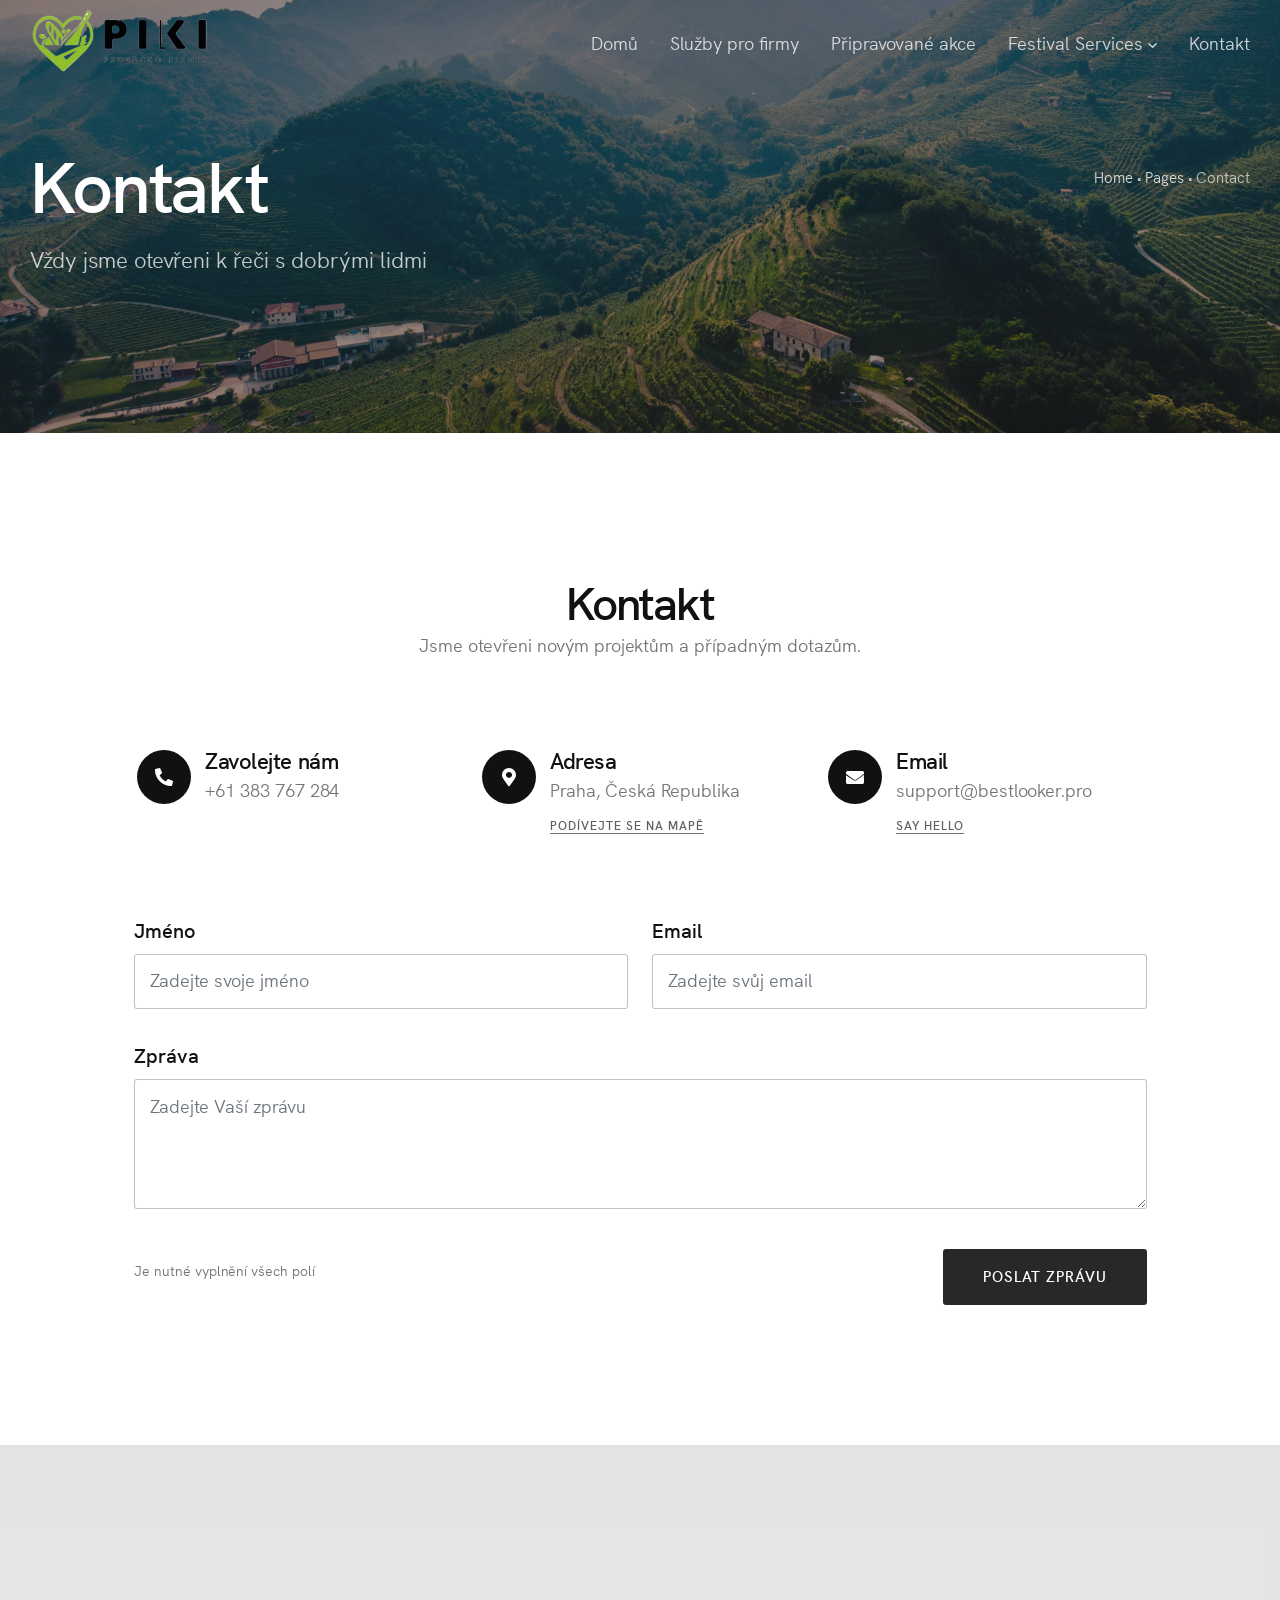
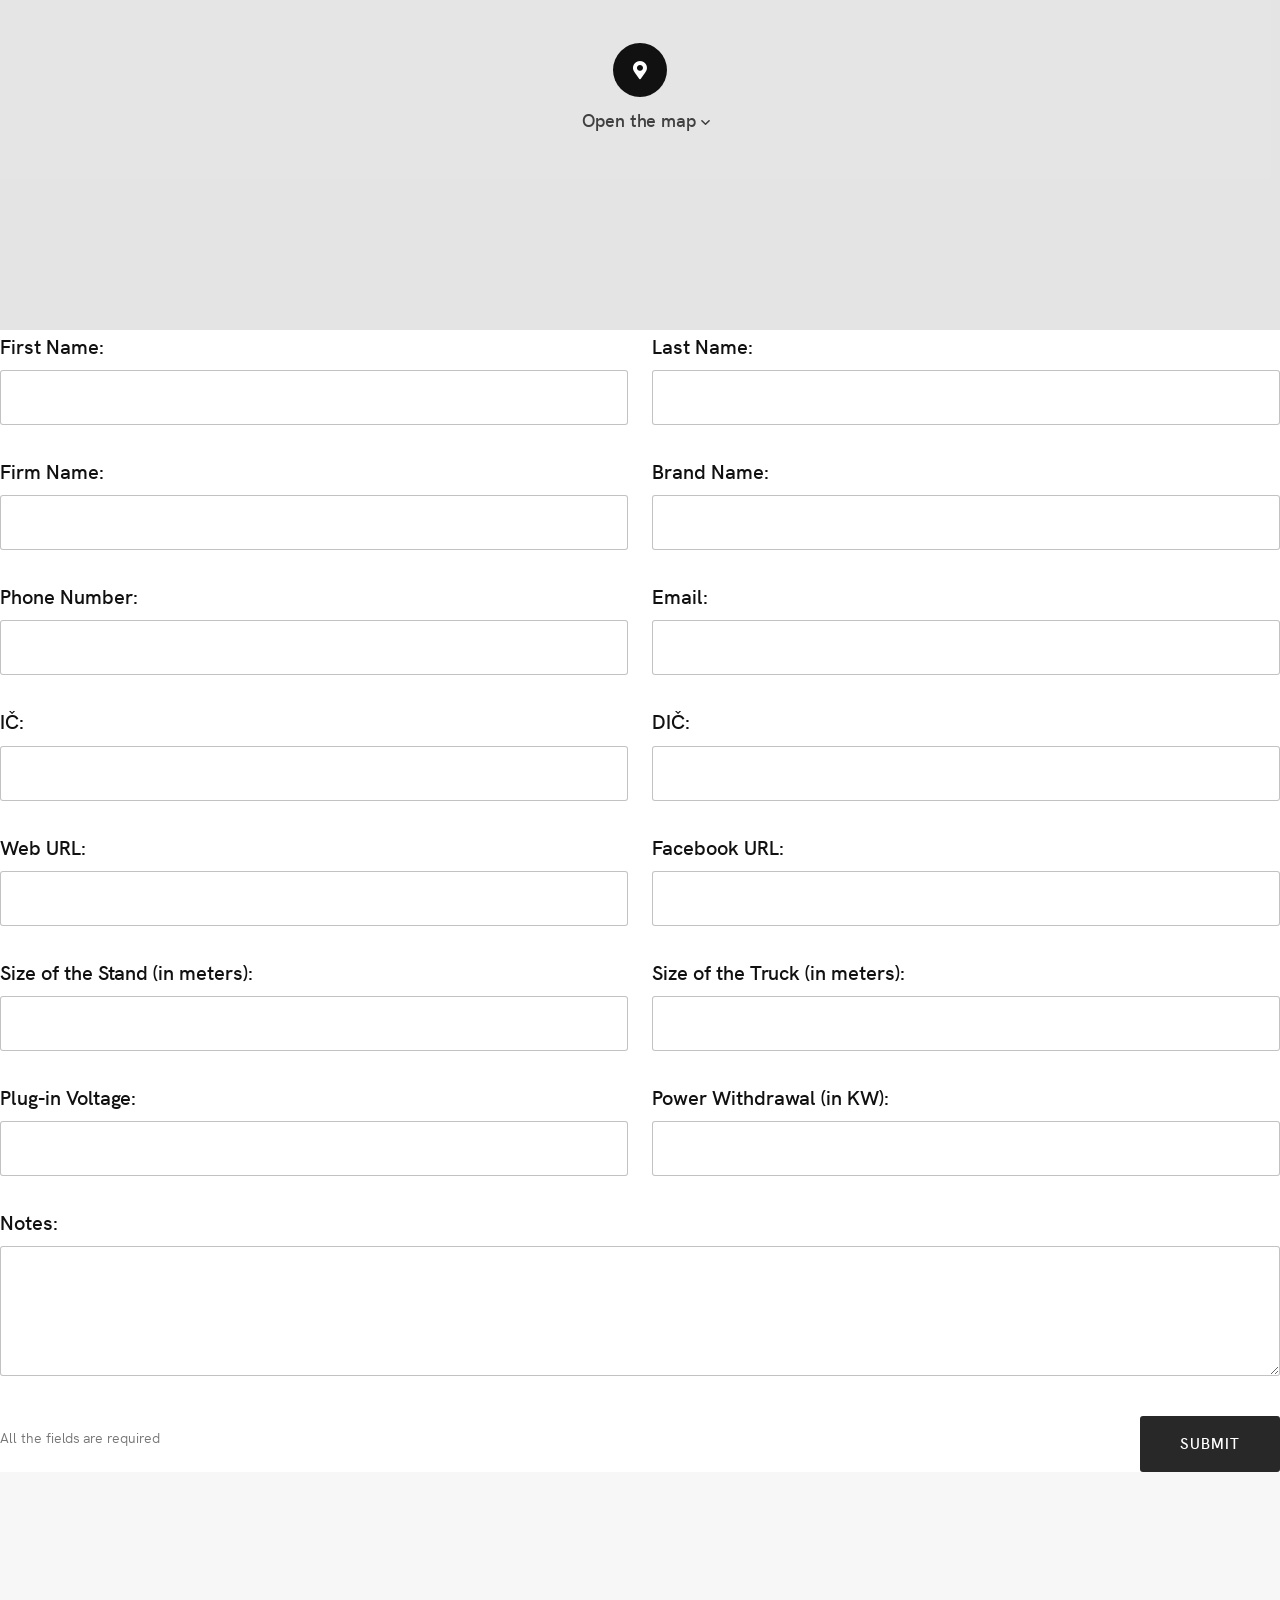
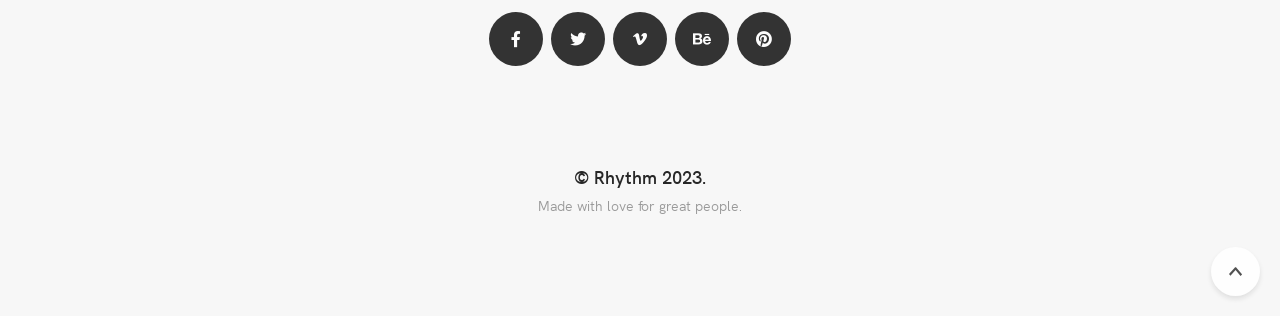
<file: pages-contact-1.html>
<!DOCTYPE html>
<!-- Change the value of lang="en" attribute if your website's language is not English.
You can find the code of your language here - https://www.w3schools.com/tags/ref_language_codes.asp -->
<html lang="en">
    <head>
        <title>PIKI &mdash; Kontakty</title>
        <meta name="description" content="Rhythm &mdash; One & Multi Page Creative Template">  
        <meta charset="utf-8">
        <meta name="author" content="https://themeforest.net/user/bestlooker/portfolio">
        <!--[if IE]><meta http-equiv='X-UA-Compatible' content='IE=edge,chrome=1'><![endif]-->
        <meta name="viewport" content="width=device-width, initial-scale=1.0" />
        
        <!-- Favicons -->
        <link rel="shortcut icon" href="images/PIKI-logo 2.png">

        <!-- CSS -->
        <link rel="stylesheet" href="css/bootstrap.min.css">
        <link rel="stylesheet" href="css/style.css">
        <link rel="stylesheet" href="css/style-responsive.css">
        <link rel="stylesheet" href="css/vertical-rhythm.min.css">
        <link rel="stylesheet" href="css/magnific-popup.css">
        <link rel="stylesheet" href="css/owl.carousel.css">
        <link rel="stylesheet" href="css/animate.min.css">
        <link rel="stylesheet" href="css/splitting.css">
        
    </head>
    <body class="appear-animate">
        
        <!-- Page Loader -->        
        <div class="page-loader">
            <div class="loader">Loading...</div>
        </div>
        <!-- End Page Loader -->

        <!-- Skip to Content -->
        <a href="#main" class="btn skip-to-content">Skip to Content</a>
        <!-- End Skip to Content -->
        
        <!-- Page Wrap -->
        <div class="page" id="top">
            
                   <!-- Navigation panel -->
  <nav class="main-nav dark light-after-scroll transparent stick-fixed wow-menubar">
    <div class="full-wrapper relative clearfix">
        
        <!-- Logo ( * your text or image into link tag *) -->
        <div class="nav-logo-wrap local-scroll">
            <a href="#top" class="logo">
                <img src="images/PIKI-logo.png" alt="Company logo" width="188" height="37" />
            </a>
        </div>
        
        <!-- Mobile Menu Button -->
        <div class="mobile-nav" role="button" tabindex="0">
            <i class="fa fa-bars"></i>
            <span class="sr-only">Menu</span>
        </div>
        
        <!-- Main Menu -->
        <div class="inner-nav  desktop-nav">
            <ul class="clearlist scroll-nav local-scroll">
                <li class="active"><a href="index.html#home">Domů</a></li>
                <li><a href="index.html#services">Služby pro firmy</a></li>
                <li><a href="index.html#portfolio">Připravované akce</a></li>
                              <!-- Item With Sub -->
                              <li>
                                <a href="#" class="mn-has-sub">Festival Services <i class="mn-has-sub-icon"></i></a>
                                
                                <!-- Sub -->
                                <ul class="mn-sub">
                                    
                                    <li>
                                        <a href="#" class="mn-has-sub">Stánkový Prodejci</a>

                                        
                                    </li>
                                    <li>
                                        <a href="#" class="mn-has-sub">Organizace Festivalů</a>
                                        
                                        
                                    </li>

                                    
                                   </ul>
                                
                            </li>
              
                <li><a href="index.html#contact">Kontakt</a></li>
                
            </ul>
        </div>
        <!-- End Main Menu -->
        
    </div>
</nav>
<!-- End Navigation panel -->
            
            <main id="main">    
            
                <!-- Home Section -->
                <section class="page-section bg-dark-alfa-50 bg-scroll" data-background="images/PIKI_Panorama3.jpg" id="home">
                    <div class="container relative">
                    
                        <div class="row">
                            
                            <div class="col-md-8">
                                <div class="wow fadeInUpShort" data-wow-delay=".1s">
                                    <h1 class="hs-line-7 mb-20 mb-xs-10">Kontakt</h1>
                                </div>
                                <div class="wow fadeInUpShort" data-wow-delay=".2s">
                                    <p class="hs-line-6 opacity-075 mb-20 mb-xs-0">
                                        Vždy jsme otevřeni k řeči s dobrými lidmi
                                    </p>
                                </div>
                            </div>
                            
                            <div class="col-md-4 mt-30 wow fadeInUpShort" data-wow-delay=".1s">
                                <div class="mod-breadcrumbs text-end">
                                    <a href="#">Home</a>&nbsp;<span class="mod-breadcrumbs-slash">•</span>&nbsp;<a href="#">Pages</a>&nbsp;<span class="mod-breadcrumbs-slash">•</span>&nbsp;<span>Contact</span>
                                </div>                                
                            </div>
                            
                        </div>
                    
                    </div>
                </section>
                <!-- End Home Section -->
                
                
             <!-- Contact Section -->
             <section class="page-section" id="contact">
                <div class="container relative">
                    
                    <div class="text-center mb-80 mb-sm-50">
                        <h2 class="section-title">Kontakt</h2>
                        <p class="section-title-descr">
                            Jsme otevřeni novým projektům a případným dotazům.
                        </p>
                    </div>
                    
                    <div class="row mb-60 mb-xs-40">
                        
                        <div class="col-md-10 offset-md-1">
                            <div class="row">
                                
                                <!-- Phone -->
                                <div class="col-sm-6 col-lg-4 pb-20">
                                    <div class="contact-item wow fadeScaleIn" data-wow-delay="0" data-wow-duration="1s">
                                        <div class="ci-icon">
                                            <i class="fa fa-phone-alt"></i>
                                        </div>
                                        <div class="ci-title">
                                            Zavolejte nám
                                        </div>
                                        <div class="ci-text">
                                            +61 383 767 284
                                        </div>
                                    </div>
                                </div>
                                <!-- End Phone -->
                                
                                <!-- Address -->
                                <div class="col-sm-6 col-lg-4 pb-20">
                                    <div class="contact-item wow fadeScaleIn" data-wow-delay=".1s" data-wow-duration="1s">
                                        <div class="ci-icon">
                                            <i class="fa fa-map-marker-alt"></i>
                                        </div>
                                        <div class="ci-title">
                                            Adresa
                                        </div>
                                        <div class="ci-text">
                                            Praha, Česká Republika
                                        </div>
                                        <div class="ci-link">
                                            <a href="https://goo.gl/maps/6y3YfJWMBmoNnK5j6" target="_blank">Podívejte se na mapě</a>
                                        </div>
                                    </div>
                                </div>
                                <!-- End Address -->
                                
                                <!-- Email -->
                                <div class="col-sm-6 col-lg-4 pb-20">
                                    <div class="contact-item wow fadeScaleIn" data-wow-delay=".2s" data-wow-duration="1s">
                                        <div class="ci-icon">
                                            <i class="fa fa-envelope"></i>
                                        </div>
                                        <div class="ci-title">
                                            Email
                                        </div>
                                        <div class="ci-text">
                                            support@bestlooker.pro
                                        </div>
                                        <div class="ci-link">
                                            <a href="mailto:support@bestlooker.pro">Say Hello</a>
                                        </div>
                                    </div>
                                </div>
                                <!-- End Email -->
                                
                            </div>
                        </div>
                        
                    </div>
                    
                    <!-- Contact Form -->                            
                    <div class="row">
                        <div class="col-md-10 offset-md-1">
                            
                            <form class="form contact-form wow fadeInUpShort" data-wow-delay=".5s" id="contact_form">
                                
                                <div class="row">
                                    <div class="col-md-6">
                                        <!-- Name -->
                                        <div class="form-group">
                                            <label for="name">Jméno</label>
                                            <input type="text" name="name" id="name" class="input-lg round form-control" placeholder="Zadejte svoje jméno" pattern=".{3,100}" required aria-required="true">
                                        </div>
                                    </div>
                                    <div class="col-md-6">
                                        <!-- Email -->
                                        <div class="form-group">
                                            <label for="email">Email</label>
                                            <input type="email" name="email" id="email" class="input-lg round form-control" placeholder="Zadejte svůj email" pattern=".{5,100}" required aria-required="true">
                                        </div>
                                    </div>
                                </div>
                                
                                <!-- Message -->
                                <div class="form-group">
                                    <label for="message">Zpráva</label>
                                    <textarea name="message" id="message" class="input-lg round form-control" style="height: 130px;" placeholder="Zadejte Vaší zprávu"></textarea>
                                </div>
                                
                                <div class="row">
                                    <div class="col-sm-6">
                                        <!-- Inform Tip -->
                                        <div class="form-tip pt-20 pt-sm-0 mb-sm-20">
                                            Je nutné vyplnění všech polí
                                        </div>
                                    </div>
                                    <div class="col-sm-6">
                                        <!-- Send Button -->
                                        <div class="text-end pt-10">
                                            <button class="submit_btn btn btn-mod btn-large btn-round" id="submit_btn" aria-controls="result">
                                                Poslat Zprávu
                                            </button>
                                        </div>
                                    </div>
                                </div>
                               
                               <div id="result" role="region" aria-live="polite" aria-atomic="true"></div>
                               
                            </form>
                            
                        </div>
                    </div>
                    <!-- End Contact Form -->
                    
                </div>
            </section>
            <!-- End Contact Section -->
                
                
                <!-- Google Map -->
                <div class="google-map">
                    
                    <a href="#" class="map-section">                        
                        <div class="map-toggle wow fadeInUpShort" aria-hidden="true">
                            <div class="mt-icon">
                                <i class="fa fa-map-marker-alt"></i>
                            </div>
                            <div class="mt-text">
                                <div class="mt-open">Open the map <i class="mt-open-icon"></i></div>
                                <div class="mt-close">Close the map <i class="mt-close-icon"></i></div>
                            </div>
                        </div>                        
                    </a>
                    
                    <iframe src="https://www.google.com/maps/embed?pb=!1m14!1m8!1m3!1d24572.368311964965!2d-75.602613!3d39.65993!3m2!1i1024!2i768!4f13.1!3m3!1m2!1s0x89c703f3d191cf13%3A0xf4674106f987fe3a!2zMjQ1IFF1aWdsZXkgQmx2ZCBTdGUgSywgTmV3IENhc3RsZSwgREUgMTk3MjAsINCh0L_QvtC70YPRh9C10L3RliDQqNGC0LDRgtC4INCQ0LzQtdGA0LjQutC4!5e0!3m2!1suk!2sua!4v1584450429598!5m2!1suk!2sua" width="600" height="450" style="border:0;" allowfullscreen="" aria-hidden="false" tabindex="0"></iframe>
                
                </div>
                <!-- End Google Map -->

                <form class="form contact-form" id="myForm">

    <div class="row">
        <div class="col-lg-6">
            <div class="form-group">
                <label for="firstName">First Name:</label>
                <input type="text" id="firstName" name="firstName" class="input-lg round form-control" pattern=".{1,255}" required aria-required="true">
            </div>
        </div>
        <div class="col-lg-6">
            <div class="form-group">
                <label for="lastName">Last Name:</label>
                <input type="text" id="lastName" name="lastName" class="input-lg round form-control" pattern=".{1,255}" required aria-required="true">
            </div>
        </div>
    </div>

    <div class="row">
        <div class="col-lg-6">
            <div class="form-group">
                <label for="firmName">Firm Name:</label>
                <input type="text" id="firmName" name="firmName" class="input-lg round form-control" pattern=".{1,255}" required aria-required="true">
            </div>
        </div>
        <div class="col-lg-6">
            <div class="form-group">
                <label for="brandName">Brand Name:</label>
                <input type="text" id="brandName" name="brandName" class="input-lg round form-control" pattern=".{1,255}" required aria-required="true">
            </div>
        </div>
    </div>

    <div class="row">
        <div class="col-lg-6">
            <div class="form-group">
                <label for="phoneNumber">Phone Number:</label>
                <input type="tel" id="phoneNumber" name="phoneNumber" class="input-lg round form-control" pattern=".{1,255}" required aria-required="true">
            </div>
        </div>
        <div class="col-lg-6">
            <div class="form-group">
                <label for="email">Email:</label>
                <input type="email" id="email" name="email" class="input-lg round form-control" pattern=".{5,100}" required aria-required="true">
            </div>
        </div>
    </div>

    <div class="row">
        <div class="col-lg-6">
            <div class="form-group">
                <label for="ic">IČ:</label>
                <input type="text" id="ic" name="ic" class="input-lg round form-control" pattern=".{1,255}" required aria-required="true">
            </div>
        </div>
        <div class="col-lg-6">
            <div class="form-group">
                <label for="dic">DIČ:</label>
                <input type="text" id="dic" name="dic" class="input-lg round form-control" pattern=".{1,255}" required aria-required="true">
            </div>
        </div>
    </div>

    <div class="row">
        <div class="col-lg-6">
            <div class="form-group">
                <label for="webUrl">Web URL:</label>
                <input type="url" id="webUrl" name="webUrl" class="input-lg round form-control" pattern=".{1,255}" required aria-required="true">
            </div>
        </div>
        <div class="col-lg-6">
            <div class="form-group">
                <label for="facebookUrl">Facebook URL:</label>
                <input type="url" id="facebookUrl" name="facebookUrl" class="input-lg round form-control" pattern=".{1,255}" required aria-required="true">
            </div>
        </div>
    </div>

    <div class="row">
        <div class="col-lg-6">
            <div class="form-group">
                <label for="standSize">Size of the Stand (in meters):</label>
                <input type="number" id="standSize" name="standSize" class="input-lg round form-control" required aria-required="true">
            </div>
        </div>
        <div class="col-lg-6">
            <div class="form-group">
                <label for="truckSize">Size of the Truck (in meters):</label>
                <input type="number" id="truckSize" name="truckSize" class="input-lg round form-control" required aria-required="true">
            </div>
        </div>
    </div>

    <div class="row">
        <div class="col-lg-6">
            <div class="form-group">
                <label for="plugInVoltage">Plug-in Voltage:</label>
                <input type="text" id="plugInVoltage" name="plugInVoltage" class="input-lg round form-control" pattern=".{1,255}" required aria-required="true">
            </div>
        </div>
        <div class="col-lg-6">
            <div class="form-group">
                <label for="powerWithdrawal">Power Withdrawal (in KW):</label>
                <input type="number" id="powerWithdrawal" name="powerWithdrawal" class="input-lg round form-control" required aria-required="true">
            </div>
        </div>
    </div>
    
    <div class="form-group">
        <label for="notes">Notes:</label>
        <textarea id="notes" name="notes" class="input-lg round form-control" style="height: 130px;"></textarea>
    </div>
    
    <div class="row">
        <div class="col-sm-6">
            <!-- Inform Tip -->
            <div class="form-tip pt-20 pt-sm-0 mb-sm-20">
                All the fields are required
            </div>
        </div>
        <div class="col-sm-6">
            <!-- Send Button -->
            <div class="text-end pt-10">
                <input type="submit" value="Submit" class="btn btn-mod btn-large btn-round">
            </div>
        </div>
    </div>
   
</form> 
                

                
                
            </main>
            
            <!-- Footer -->
            <footer class="page-section bg-gray-lighter footer pb-100 pb-sm-50">
                <div class="container">
                    
                    <!-- Social Links -->
                    <div class="footer-social-links mb-90 mb-xs-40">
                        <a href="#" title="Facebook" target="_blank"><i class="fab fa-facebook-f"></i> <span class="sr-only">Facebook profile</span></a>
                        <a href="#" title="Twitter" target="_blank"><i class="fab fa-twitter"></i> <span class="sr-only">Twitter profile</span></a>
                        <a href="#" title="Twitter" target="_blank"><i class="fab fa-vimeo-v"></i> <span class="sr-only">Vimeo profile</span></a>
                        <a href="#" title="Behance" target="_blank"><i class="fab fa-behance"></i> <span class="sr-only">Behance profile</span></a>
                        <a href="#" title="Pinterest" target="_blank"><i class="fab fa-pinterest"></i> <span class="sr-only">Pinterest profile</span></a>
                    </div>
                    <!-- End Social Links -->
                    
                    <!-- Footer Text -->
                    <div class="footer-text">
                        
                        <!-- Copyright -->
                        <div class="footer-copy">
                            <a href="index.html">© Rhythm 2023</a>.
                        </div>
                        <!-- End Copyright -->
                        
                        <div class="footer-made">
                            Made with love for great people.
                        </div>
                        
                    </div>
                    <!-- End Footer Text --> 
                    
                 </div>
                 
                 <!-- Top Link -->
                 <div class="local-scroll">
                     <a href="#top" class="link-to-top"><i class="link-to-top-icon"></i><span class="sr-only">Scroll to top</span></a>
                 </div>
                 <!-- End Top Link -->
                 
            </footer>
            <!-- End Footer -->
        
        </div>
        <!-- End Page Wrap -->
        
        
        <!-- JS -->
        <script src="js/jquery.min.js"></script>
        <script src="js/jquery.easing.1.3.js"></script>
        <script src="js/bootstrap.bundle.min.js"></script>
        <script src="js/SmoothScroll.js"></script>
        <script src="js/jquery.scrollTo.min.js"></script>
        <script src="js/jquery.localScroll.min.js"></script>
        <script src="js/jquery.viewport.mini.js"></script>
        <script src="js/jquery.parallax-1.1.3.js"></script>
        <script src="js/jquery.fitvids.js"></script>
        <script src="js/owl.carousel.min.js"></script>
        <script src="js/isotope.pkgd.min.js"></script>
        <script src="js/imagesloaded.pkgd.min.js"></script>
        <script src="js/jquery.magnific-popup.min.js"></script>
        <script src="js/masonry.pkgd.min.js"></script>
        <script src="js/jquery.lazyload.min.js"></script>
        <script src="js/wow.min.js"></script>
        <script src="js/morphext.js"></script>
        <script src="js/typed.min.js"></script>
        <script src="js/all.js"></script>
        <script src="js/contact-form.js"></script>
        <script src="js/jquery.ajaxchimp.min.js"></script>
        <script src="js/objectFitPolyfill.min.js"></script>
        <script src="js/splitting.min.js"></script>
        
    </body>
</html>
</file>
<file: css/style.css>
@charset "utf-8";
/*------------------------------------------------------------------
[Master Stylesheet]

Project: Rhythm
Version: 3.7.2
Last change: 29 September 2022
Primary use: Multipurpose Template  
-------------------------------------------------------------------*/

/*------------------------------------------------------------------
[Table of contents]

1. Fonts
    1.1. Font Awesome
    1.2. Font HK Grotesk
2. Common styles
3. Page loader
4. Typography
5. Buttons
6. Forms fields
7. Home sections
    7.1. Header common styles
    7.2. Scroll down icon
    7.3. HTML5 BG VIdeo
    7.4. Section edge svg
    7.5. Fullwidth gallery
    7.6. Split background
    7.7. Float Images
    7.8. Typed text
    7.9. Headings styles
8. Custom appear animation
    8.1. Extra styles for animate.css
9. Classic menu bar
    9.1. Logo (in navigation panel)
    9.2. Desktop nav
    9.3. Mobile nav
    9.4. Dark panel style
10. Sections styles
    10.1. Common
11. Services
12. Alternative services
13. Team
14. Features
15. Alt features
16. Counters
17. Portfolio
    17.1. Works filter
    17.2. Works grid
    17.3. Works full view
18. Banner section
19. Call action 1 section
20. Call action 2 section
21. Call action 3 section
22. Work process
23. Testimonial
    23.1. Logotypes
24. Post previews (news section)
25. Newsletter
26. Contact section
    26.1. Contact form
27. Footer
28. Blog
    28.1. Pagination
    28.2. Comments
    28.3. Sidebar
29. Shop
30. Pricing
31. Shortcodes
    31.1. Lightbox Modal
    31.2. Owl Carousel
    31.3. Tabs
    31.4. Tabs minimal
    31.5. Tabs Alternative
    31.6. Alert messages
    31.7. Accordion
    31.8. Toggle
    31.9. Progress bars
    31.10. Font Awesome icons examples
    31.11. Iconmonstr icons examples
32. Intro page
33. Skip to Content Link
34. Morphext


/* ==============================
   Fonts
   ============================== */
  
  /*
   * Font Awesome
   */
  
  @import "all.min.css";
  
  /*
   * Font HK Grotesk
   */

@font-face {
    font-family: 'HK_Grotesk';
    src: url('../webfonts/hkgrotesk-regular-webfont.woff2') format('woff2'),
         url('../webfonts/hkgrotesk-regular-webfont.woff') format('woff');
    font-weight: normal;
    font-style: normal;
    font-display: swap;
}
@font-face {
    font-family: 'HK_Grotesk_alt';
    src: url('../webfonts/hkgrotesk-regular-webfont-alt.woff2') format('woff2'),
         url('../webfonts/hkgrotesk-regular-webfont-alt.woff') format('woff');
    font-weight: 400;
    font-style: normal;
    font-display: swap;
}
@font-face {
    font-family: 'HK_Grotesk';
    src: url('../webfonts/hkgrotesk-italic-webfont.woff2') format('woff2'),
         url('../webfonts/hkgrotesk-italic-webfont.woff') format('woff');
    font-weight: 400;
    font-style: italic;
    font-display: swap;
}
@font-face {
    font-family: 'HK_Grotesk';
    src: url('../webfonts/hkgrotesk-semibold-webfont.woff2') format('woff2'),
         url('../webfonts/hkgrotesk-semibold-webfont.woff') format('woff');
    font-weight: 600;
    font-style: normal;
    font-display: swap;
}


/* ==============================
   Common styles
   ============================== */
:root{
    scroll-behavior: auto;
    --font-global: HK_Grotesk, arial, sans-serif;
    --font-global-alt: HK_Grotesk_alt, arial, sans-serif;
}
html{
    overflow-y: scroll;
    -ms-overflow-style: scrollbar;
}
html, body{
    height: 100%;
    -webkit-font-smoothing: antialiased;
    -moz-osx-font-smoothing: grayscale;
    text-rendering: optimizeLegibility;    
}

iframe{
    border: none;
}
a, b, div, ul, li{
    -webkit-tap-highlight-color: rgba(0,0,0,0); 
    -webkit-tap-highlight-color: transparent; 
    -moz-outline-: none;
}
a:focus:not(.focus-visible),
a:active,
section:focus,
div:active,
div:focus{
    -moz-outline: none;
    outline: none;
}
a:focus.focus-visible,
button:focus.focus-visible,
div:focus.focus-visible{
    -moz-outline: 2px dotted #36a367 !important;
    outline: 2px dotted #36a367 !important;
    outline-offset: 0 !important;
}

img:not([draggable]), embed, object, video{
    max-width: 100%;
    height: auto;
}

.min-height-80vh{
    min-height: 80vh;
}
.min-height-90vh{
    min-height: 90vh;
}
.min-height-100vh{
    min-height: 100vh;
    min-height: calc(var(--vh, 1vh) * 100);
}
.align-center{ text-align:center !important; }
.align-left{ text-align:left !important;}
.align-right{ text-align:right !important; }
.left{float:left !important;}
.right{float:right !important;}
.bg-position-top{background-position-y: top!important;}
.bg-position-bottom{background-position-y: bottom!important;}
.relative{position:relative;}
.hidden{display:none;}
.inline-block{display:inline-block;}
.overflow-hidden{overflow:hidden;}
.white{ color: #fff !important; }
.gray{ color: #757575 !important; }
.light-content .gray{ color: #bbb !important; }
.black{ color: #111 !important; }
.color{ color: #f1273c !important; }
.image-fullwidth img{
    width: 100%;
    height: auto;
}
.opacity-01{ opacity: .1; }
.opacity-015{ opacity: .15; }
.opacity-02{ opacity: .2; }
.opacity-025{ opacity: .25; }
.opacity-03{ opacity: .3; }
.opacity-035{ opacity: .35; }
.opacity-04{ opacity: .4; }
.opacity-045{ opacity: .45; }
.opacity-05{ opacity: .5; }
.opacity-055{ opacity: .55; }
.opacity-06{ opacity: .6; }
.opacity-065{ opacity: .65; }
.opacity-07{ opacity: .7; }
.opacity-075{ opacity: .75; }
.opacity-08{ opacity: .8; }
.opacity-085{ opacity: .85; }
.opacity-09{ opacity: .9; }
.opacity-095{ opacity: .95; }
.opacity-1{ opacity: 1; }
.stick-fixed{
    position: fixed !important;
    top: 0;
    left: 0;
}
.round{
    -webkit-border-radius: 3px !important;
    -moz-border-radius: 3px !important;
    border-radius: 3px !important;
}

::-moz-selection{ color: #fff; background:#000; }
::-webkit-selection{ color: #fff;    background:#000; }
::selection{ color: #fff;    background:#000; }

.animate, .animate *{
    -webkit-transition: all 0.27s cubic-bezier(0.000, 0.000, 0.580, 1.000);
    transition: all 0.27s cubic-bezier(0.000, 0.000, 0.580, 1.000);
}
.no-animate{    
    -webkit-transition-property: none !important;
    -moz-transition-property: none !important;
    -o-transition-property: none !important;
    transition-property: none !important; 
}
.clearlist, .clearlist li {
    list-style: none;
    padding: 0;
    margin: 0;
    background: none;
}

.full-wrapper {
    margin: 0 2%;
}
.container{
    max-width: 1318px;
    padding: 0 30px;
}


/* ==============================
   Page loader
   ============================== */

.page-loader{
    display:block;
    width: 100%;
    height: 100%;
    position: fixed;
    top: 0;
    left: 0;
    background: #fefefe;
    z-index: 100000; 
}

.loader{
    width: 50px;
    height: 50px;
    position: absolute;
    top: 50%;
    left: 50%;
    margin: -25px 0 0 -25px;
    font-size: 10px;
    text-indent: -12345px;
    border-top: 1px solid rgba(0,0,0, 0.15);
    border-right: 1px solid rgba(0,0,0, 0.15);
    border-bottom: 1px solid rgba(0,0,0, 0.15);
    border-left: 1px solid rgba(0,0,0, .55);
  
    -webkit-border-radius: 50%;
    -moz-border-radius: 50%;
    border-radius: 50%;
  
    -webkit-animation: spinner 700ms infinite linear;
    -moz-animation: spinner 700ms infinite linear;
    -ms-animation: spinner 700ms infinite linear;
    -o-animation: spinner 700ms infinite linear;
    animation: spinner 700ms infinite linear;
    
    will-change: transform;
  
    z-index: 100001;
}

.page-loader.dark{
    background: #111;   
}

.page-loader.dark .loader{
    border-top: 1px solid rgba(255,255,255, 0.15);
    border-right: 1px solid rgba(255,255,255, 0.15);
    border-bottom: 1px solid rgba(255,255,255, 0.15);
    border-left: 1px solid rgba(255,255,255, .5);
  
    -webkit-border-radius: 50%;
    -moz-border-radius: 50%;
    border-radius: 50%;
  
    -webkit-animation: spinner 700ms infinite linear;
    -moz-animation: spinner 700ms infinite linear;
    animation: spinner 700ms infinite linear;
  
    z-index: 100001;
}

@-webkit-keyframes spinner {
  0% {
    -webkit-transform: rotate(0deg);
    -moz-transform: rotate(0deg);
    transform: rotate(0deg);
  }

  100% {
    -webkit-transform: rotate(360deg);
    -moz-transform: rotate(360deg);
    transform: rotate(360deg);
  }
}

@-moz-keyframes spinner {
  0% {
    -webkit-transform: rotate(0deg);
    -moz-transform: rotate(0deg);
    transform: rotate(0deg);
  }

  100% {
    -webkit-transform: rotate(360deg);
    -moz-transform: rotate(360deg);
    transform: rotate(360deg);
  }
}

@keyframes spinner {
  0% {
    -webkit-transform: rotate(0deg);
    -moz-transform: rotate(0deg);
    transform: rotate(0deg);
  }

  100% {
    -webkit-transform: rotate(360deg);
    -moz-transform: rotate(360deg);
    transform: rotate(360deg);
  }
}



/* ==============================
   Typography
   ============================== */

body{
    color: #111;
    font-family: var(--font-global);
    font-size: 18px;
    font-weight: 400; /*500*/ 
    letter-spacing: -0.00208em;
    line-height: 1.61;    
}

a{
    color: #111;
    text-decoration: underline;
    -webkit-transition: color 0.1s cubic-bezier(0.000, 0.000, 0.580, 1.000);
    transition: color 0.1s cubic-bezier(0.000, 0.000, 0.580, 1.000);
}
a:hover{
    color: #555;
    text-decoration: underline;
}
b, strong{
    font-weight: 600;
}
mark{
    position: relative;
    padding: 0;
    color: inherit;
    background-color: transparent;
    background-image: linear-gradient(90deg,rgba(17,17,17,.1) 0,rgba(17,17,17,.1) 100%);
    background-repeat: no-repeat;
    background-size: 100% .3em;
    background-position: 0 110%;
}
.light-content mark{
    background-image: linear-gradient(90deg,rgba(255,255,255,.2) 0,rgba(255,255,255,.2) 100%);
}
.small,
small{
    font-weight: 400; /*500*/ 
}
h1,h2,h3,h4,h5,h6,
.h1,.h2,.h3,.h4,.h5,.h6{
    margin-bottom: 1em;
    font-weight: 600;
    line-height: 1.2;   
}

h1, .h1{
    margin-bottom: 0.5em;
    font-size: 3.25rem;
    letter-spacing: -0.04em;
}
h2, .h2{
    margin-bottom: 0.5em;
    font-size: 2.875rem;
    letter-spacing: -0.04em;
}
h3, .h3{
    margin-bottom: 0.7em;
    font-size: 2.17rem;
    letter-spacing: -0.04em;
}
h4, .h4{
    font-size: 1.5rem;
    letter-spacing: -0.04em;
}
h5, .h5{
    font-size: 1.25rem;
}
h6, .h6{
    font-size: 1rem;
    font-weight: 700;
}
p{
    margin: 0 0 1.5em 0;
}
ul, ol{
    margin: 0 0 1.5em 0;
}
blockquote{
    margin: 0 0 3em 0;
    padding: 0;
    border: none;
    background: none;
    font-style: normal;
    letter-spacing: -0.02em;
    line-height: 1.6;
}
blockquote p{
    position: relative;
    margin-bottom: 1em;
    font-size: 26px;
    font-style: normal;
    letter-spacing: -0.02em;
    line-height: 1.6;
}
blockquote footer{
    margin-top: -10px;
    font-size: 15px;
    font-weight: 400; /*500*/ 
}
dl dt{
    font-weight: 600;
}
pre{
    background-color: #f9f9f9;
    border-color: #ddd;

}
hr{
    background-color: #000;
    opacity: .1;
}
hr.white{
    background-color: #fff;
}

.uppercase{
    text-transform: uppercase;
    letter-spacing: 0.0454545em;
}
.serif{
    font-family: "Times New Roman", Times, serif;
    font-style: italic;
    font-weight: normal;
}
.normal{
    font-weight: normal;
}
.strong{
    font-weight: 700 !important;
}
.lead{
    margin: 1em 0 2em 0;
    font-size: 140%;
    font-weight: 400; /*500*/ 
    letter-spacing: -0.02em;
    line-height: 1.6;
}
.lead-alt{
    font-size: 46px;
    font-weight: 600;
    line-height: 1.196;
    letter-spacing: -0.04em;
}
.text{        
    font-size: 16px;
    color: #5f5f5f;
    line-height: 1.8;
}
.text h1,
.text h2,
.text h3,
.text h4,
.text h5,
.text h6{
    color: #111;
}
.light-content .text{
    font-weight: 400;
    color: #fff;
}
.light-content .text h1,
.light-content .text h2,
.light-content .text h3,
.light-content .text h4,
.light-content .text h5,
.light-content .text h6{
    color: #fff;
}
.dropcap{
    float: left;
    font-size: 3em;
    line-height: 1;
    padding: 2px 8px 2px 0;    
}
.table-bordered th,
.table-bordered td{
    border-color: #e0e0e0;
}
.light-content table{
    color: #fff;
    border-color: #333;
}
.light-content .table-bordered th,
.light-content .table-bordered td{
    border-color: #333;
}
.light-content .table-striped tbody tr:nth-of-type(odd){
    background-color: rgba(255,255,255, .05);
    color: #fff;
}

.highlight pre{
    border: 1px solid #eaeaea;
    background: #fcfcfc;
    color: #555;
    
    -webkit-border-radius: 3px;
    -moz-border-radius: 3px;
    border-radius: 3px;
}
.light-content .highlight pre{
    border-color: transparent;
    background-color: #282828;
    color: #bbb;
}

.big-icon{
    display: block;
    width: 90px;
    height: 90px;
    margin: 0 auto 20px;
    border: 3px solid #111;
    text-align: center;
    line-height: 81px;
    font-size: 32px;
    color: #111;
    
    -webkit-border-radius: 50%;
    -moz-border-radius: 50%;
    border-radius: 50%;
    
    -webkit-transition: all 0.27s cubic-bezier(0.000, 0.000, 0.580, 1.000);
    transition: all 0.27s cubic-bezier(0.000, 0.000, 0.580, 1.000);
}
.big-icon .fa-play{
    position: relative;
    left: 4px;
}
.big-icon-link{
    display: inline-block;
    text-decoration: none;
    -webkit-transform: scale(1.0001);
    transform: scale(1.0001);
}
.big-icon-link:hover .big-icon{
    -webkit-transition:0 none !important;
    transition:0 none !important;  
}
.big-icon-link:hover .big-icon{
    -webkit-transform: scale(1.05);
    transform: scale(1.05);    
}
.big-icon-link:active .big-icon{
    -webkit-transform: scale(0.99);
    transform: scale(0.99);
}
.big-icon-link:hover{
    text-decoration: none;
}
.light-content .big-icon{
    color: #fff;
    border-color: #fff;
}


/* ==============================
   Buttons
   ============================== */
  
.btn-mod,
a.btn-mod{
    -webkit-box-sizing: border-box;
    -moz-box-sizing: border-box;
    box-sizing: border-box;
    padding: 3px 13px 4px;
    color: #fff;
    background: rgba(17,17,17, .9);
    border: 2px solid transparent;
    font-size: 12px;
    font-weight: 600;
    text-transform: uppercase;
    text-decoration: none;
    letter-spacing: .065em;
    border-radius: 0;
    box-shadow: none;
    -webkit-transition: all 0.2s cubic-bezier(0.000, 0.000, 0.580, 1.000);
    transition: all 0.2s cubic-bezier(0.000, 0.000, 0.580, 1.000);
}
.btn-mod:hover,
.btn-mod:focus,
a.btn-mod:hover,
a.btn-mod:focus{
    background: #000;
    color: #fff;
    text-decoration: none;
    outline: none;
    border-color: transparent;
    box-shadow: none;
}
.btn-mod:active{
    cursor: pointer !important;
    outline: none !important;
}
.btn-hover-up:hover{
    -webkit-transform: translateY(-2px);
    transform: translateY(-2px);
}

.btn-mod.btn-small{
    height: auto;
    padding: 7px 17px 8px;
    font-size: 12px;
    letter-spacing: 1px;
} 
.btn-mod.btn-medium{
    height: auto;
    padding: 11px 37px 12px;
    font-size: 14px;
} 
.btn-mod.btn-large{
    height: auto;
    padding: 14px 38px 15px;
    font-size: 15px;
} 

.btn-mod.btn-glass{
    color: rgba(255,255,255, .75);
    background: rgba(0,0,0, .40);
}
.btn-mod.btn-glass:hover,
.btn-mod.btn-glass:focus{
    color: rgba(255,255,255, 1);
    background: rgba(0,0,0, 1);
}

.btn-mod.btn-border{
    color: #151515;
    border: 2px solid #151515;
    background: transparent;
}
.btn-mod.btn-border:hover,
.btn-mod.btn-border:focus{
    color: #fff;
    border-color: transparent;
    background: #000;
}

.btn-mod.btn-border-c{
    color: #f1273c;
    border: 2px solid #f1273c;
    background: transparent;
}
.btn-mod.btn-border-c:hover,
.btn-mod.btn-border-c:focus{
    color: #fff;
    border-color: transparent;
    background: #f1273c;
}

.btn-mod.btn-border-w{
    color: #fff;
    border: 2px solid rgba(255,255,255, .75);
    background: transparent;
}
.btn-mod.btn-border-w:hover,
.btn-mod.btn-border-w:focus{
    color: #111;
    border-color: transparent;
    background: #fff;
    box-shadow: 0 5px 7px 0 rgba(0, 0, 0, 0.2);
}

.btn-mod.btn-w{
    color: #111;
    background: rgba(255,255,255, .9);    
}
.btn-mod.btn-w:hover,
.btn-mod.btn-w:focus{
    color: #111;
    background: rgba(255,255,255, 1);
    box-shadow: 0 5px 7px 0 rgba(0, 0, 0, 0.2);
}

.btn-mod.btn-w-color{
    color: #f1273c;
    background: #fff;
}
.btn-mod.btn-w-color:hover,
.btn-mod.btn-w-color:focus{
    color: #151515;
    background: #fff;
}

.btn-mod.btn-gray{
    color: #707070;
    background: #e5e5e5;
}
.btn-mod.btn-gray:hover,
.btn-mod.btn-gray:focus{
    color: #333;
    background: #d5d5d5;
}

.btn-mod.btn-color{
    color: #fff;
    background: #f1273c;
}
.btn-mod.btn-color:hover,
.btn-mod.btn-color:focus{
    color: #fff;
    background: #f1273c;
    opacity: .85;
}

.btn-mod.btn-circle{
    -webkit-border-radius: 30px;
    -moz-border-radius: 30px;
    border-radius: 30px;
}
.btn-mod.btn-round{
    border-radius: 3px;
}
.btn-icon{
    position: relative;
    border: none;
    overflow: hidden;
}
.btn-icon.btn-small{
    overflow: hidden;
}
.btn-icon > span{
    width: 100%;
    height: 50px;
    line-height: 50px;
    margin-top: -25px;
    position: absolute;
    top: 50%;
    left: 0;
    color: #777;
    font-size: 48px;
    opacity: .2;
    
    -webkit-transition: all 0.2s cubic-bezier(0.000, 0.000, 0.580, 1.000);
    transition: all 0.2s cubic-bezier(0.000, 0.000, 0.580, 1.000);
}
.btn-icon:hover > span{
    opacity: 0;
    
    -webkit-transform: scale(2);
    -moz-transform: scale(2);
    transform: scale(2);
}
.btn-icon > span.white{
    color: #fff;
}
.btn-icon > span.black{
    color: #000;
}
.btn-full{
    width: 100%;
}


/* ==============================
   Forms fields
   ============================== */

.form input[type="text"],
.form input[type="email"],
.form input[type="number"],
.form input[type="url"],
.form input[type="search"],
.form input[type="tel"],
.form input[type="password"],
.form input[type="date"],
.form input[type="color"],
.form select{
    display: inline-block;
    height: 27px;
    vertical-align: middle;
    font-size: 13px;
    font-weight: 400;
    color: #757575;
    border: 1px solid rgba(0,0,0, .24);
    padding-top: 0;
    padding-bottom: 3px;
    padding-left: 7px;
    padding-right: 7px;
    border-radius: 0;
    box-shadow: none;
    
    -moz-box-sizing: border-box;
    -webkit-box-sizing: border-box;
    box-sizing: border-box;
    
    -webkit-transition: all 0.2s cubic-bezier(0.000, 0.000, 0.580, 1.000);  
    transition: all 0.2s cubic-bezier(0.000, 0.000, 0.580, 1.000);
    
    -webkit-appearance: none;
}
.form select:not([multiple]){
    padding-right: 24px !important;
    background-image: url('data:image/svg+xml;utf8,<svg xmlns="http://www.w3.org/2000/svg" xmlns:xlink="http://www.w3.org/1999/xlink" width="9px" height="5px"><path fill-rule="evenodd" fill="rgb(17, 17, 17)" d="M8.886,0.631 L8.336,0.117 C8.263,0.049 8.178,0.015 8.083,0.015 C7.988,0.015 7.903,0.049 7.830,0.117 L4.506,3.155 L1.183,0.117 C1.109,0.049 1.025,0.015 0.930,0.015 C0.834,0.015 0.750,0.049 0.677,0.117 L0.127,0.631 C0.053,0.699 0.017,0.778 0.017,0.867 C0.017,0.956 0.053,1.035 0.127,1.103 L4.253,4.892 C4.327,4.960 4.411,4.994 4.506,4.994 C4.602,4.994 4.686,4.960 4.759,4.892 L8.886,1.103 C8.959,1.035 8.996,0.956 8.996,0.867 C8.996,0.778 8.959,0.699 8.886,0.631 L8.886,0.631 Z"/></svg>');
    background-repeat: no-repeat;
    background-position: right 8px center;
    background-size: 9px 5px;    
}
.form select[multiple]{
    height: auto;
}
.form input[type="text"]:hover,
.form input[type="email"]:hover,
.form input[type="number"]:hover,
.form input[type="url"]:hover,
.form input[type="search"]:hover,
.form input[type="tel"]:hover,
.form input[type="password"]:hover,
.form input[type="date"]:hover,
.form input[type="color"]:hover,
.form select:hover{
    border-color: rgba(0,0,0, .38);
}
.form input[type="text"]:focus,
.form input[type="email"]:focus,
.form input[type="number"]:focus,
.form input[type="url"]:focus,
.form input[type="search"]:focus,
.form input[type="tel"]:focus,
.form input[type="password"]:focus,
.form input[type="date"]:focus,
.form input[type="color"]:focus,
.form select:focus{
    color: #111;
    border-color: rgba(0,0,0, .7);
    box-shadow: 0 0 3px rgba(0,0,0, .3);
    outline: none;
}
.light-content input[type="text"],
.light-content input[type="email"],
.light-content input[type="number"],
.light-content input[type="url"],
.light-content input[type="search"],
.light-content input[type="tel"],
.light-content input[type="password"],
.light-content input[type="date"],
.light-content input[type="color"],
.light-content select,
.light-content input[type="text"]:hover,
.light-content input[type="email"]:hover,
.light-content input[type="number"]:hover,
.light-content input[type="url"]:hover,
.light-content input[type="search"]:hover,
.light-content input[type="tel"]:hover,
.light-content input[type="password"]:hover,
.light-content input[type="date"]:hover,
.light-content input[type="color"]:hover,
.light-content select:hover,
.light-content input[type="text"]:focus,
.light-content input[type="email"]:focus,
.light-content input[type="number"]:focus,
.light-content input[type="url"]:focus,
.light-content input[type="search"]:focus,
.light-content input[type="tel"]:focus,
.light-content input[type="password"]:focus,
.light-content input[type="date"]:focus,
.light-content input[type="color"]:focus,
.light-content select:focus{
    border-color: #fff;
}
.form input[type="text"].input-lg,
.form input[type="email"].input-lg,
.form input[type="number"].input-lg,
.form input[type="url"].input-lg,
.form input[type="search"].input-lg,
.form input[type="tel"].input-lg,
.form input[type="password"].input-lg,
.form input[type="date"].input-lg,
.form input[type="color"].input-lg,
.form select.input-lg{
    height: 55px;
    padding-bottom: 4px;
    padding-left: 15px;
    padding-right: 15px;
    font-size: 18px;
}
.form input[type="text"].input-md,
.form input[type="email"].input-md,
.form input[type="number"].input-md,
.form input[type="url"].input-md,
.form input[type="search"].input-md,
.form input[type="tel"].input-md,
.form input[type="password"].input-md,
.form input[type="date"].input-md,
.form input[type="color"].input-md,
.form select.input-md{
    height: 48px;
    padding-left: 13px;
    padding-right: 13px;
    font-size: 16px;
}
.form input[type="text"].input-sm,
.form input[type="email"].input-sm,
.form input[type="number"].input-sm,
.form input[type="url"].input-sm,
.form input[type="search"].input-sm,
.form input[type="tel"].input-sm,
.form input[type="password"].input-sm,
.form input[type="date"].input-sm,
.form input[type="color"].input-sm,
.form select.input-sm{
    height: 37px;
    padding-left: 10px;
    padding-right: 10px;
    font-size: 15px;
}
.form textarea{
    font-size: 13px;
    font-weight: 400;
    color: #757575;
    border-color: rgba(0,0,0, .24);
    padding: 0 7px;
    outline: none;
    
    -webkit-box-shadow: none;
    -moz-box-shadow: none;
    box-shadow: none;
    
    -webkit-border-radius: 0;
    -moz-border-radius: 0;
    border-radius: 0;
    
    -webkit-appearance: none;
}
.form textarea:hover{
    border-color: rgba(0,0,0, .38);
}
.form textarea:focus{
    color: #111;
    border-color: rgba(0,0,0, .7);
    box-shadow: 0 0 3px rgba(0,0,0, .3);
}
.light-content textarea,
.light-content textarea:hover,
.light-content textarea:focus{
    border-color: #fff;
}
.form textarea.input-lg{
    padding: 12px 15px;
    font-size: 18px;
}
.form textarea.input-md{
    padding: 8px 13px;
    font-size: 16px;
    
}
.form textarea.input-sm{
    padding: 5px 10px;
    font-size: 15px;
}
.form label{
    display: inline-block;
    margin-bottom: .5rem;
    font-size: 20px;
    font-weight: 600;
}
.form .form-group{
    margin-bottom: 10px;
}

.form input.error{
    border-color: #f1273c;
}
.form div.error{
    margin-top: 20px;
    padding: 13px 20px;
    text-align: center;
    background: rgba(228,25,25, .75);
    color: #fff;
    border-radius: 3px;
}
.form div.error a,
.form div.error a:hover{
    color: #fff;
}
.form div.success{
    margin-top: 20px;
    padding: 13px 20px;
    text-align: center;
    background: rgba(50,178,95, .75);
    color: #fff;
    border-radius: 3px;
}

.form-tip{
    font-size: 14px;
    color: #757575;
}
.form-tip .fa{
    font-size: 12px;
}
.light-content .form-tip{
    color: #bbb;
}


/* ==============================
   Home sections
   ============================== */
  
/*
 * Header common styles
 */

.home-section{
    width: 100%;
    display: block;    
    position: relative;
    overflow: hidden;
    background-repeat: no-repeat;
    background-attachment: fixed;
    background-position: center center;
    -webkit-background-size: cover;
    -moz-background-size: cover;
    -o-background-size: cover;
    background-size: cover;
}

/* Home content */

.home-content{
    width: 100%;
    position: relative;
    text-align: center;
}

/*
 * Scroll down icon
 */

@-webkit-keyframes scroll-down-anim {
    0%{ -webkit-transform: translateY(-3px); }
    50%{ -webkit-transform: translateY(3px); }
    100%{ -webkit-transform: translateY(-3px); }
}
@keyframes scroll-down-anim {
    0%{ transform: translateY(-3px); }
    50%{ transform: translateY(3px); }
    100%{ transform: translateY(-3px); }
}

.scroll-down-wrap{
    position: absolute;
    bottom: 13px;
    left: 50%;
    width: 48px;
    height: 48px;
    margin-left: -24px;    
}
.scroll-down{
    display: block;
    width: 100%;
    height: 100%;
    text-decoration: none;
    opacity: .9;
    -webkit-transition: all 500ms cubic-bezier(0.250, 0.460, 0.450, 0.940); 
    transition: all 500ms cubic-bezier(0.250, 0.460, 0.450, 0.940);    
    -webkit-animation: scroll-down-anim 1.15s infinite;
    animation: scroll-down-anim 1.15s infinite; 
}
.scroll-down:before{
    display: block;
    content: "";
    width: 33px;
    height: 33px;
    margin: -17px 0 0 -17px;
    position: absolute;
    top: 50%;
    left: 50%;
    background: #fff;
    border-radius: 50%;    
    box-shadow: 0 3px 5px 0 rgba(0, 0, 0, 0.1);
    
    -webkit-transition: all 500ms cubic-bezier(0.250, 0.460, 0.450, 0.940); 
    transition: all 500ms cubic-bezier(0.250, 0.460, 0.450, 0.940);
    
    z-index: 1;
}
.scroll-down:hover:before{
    opacity: .8;
    box-shadow: 0 5px 7px 0 rgba(0, 0, 0, 0.26);
}
.scroll-down-icon{
    display: block;
    width: 13px;
    height: 9px;
    margin-left: -7px;
    margin-top: -3px;
    position: absolute;
    left: 50%;
    top: 50%;  
    background: url('data:image/svg+xml;utf8,<svg xmlns="http://www.w3.org/2000/svg" xmlns:xlink="http://www.w3.org/1999/xlink" width="13px" height="9px"><path fill-rule="evenodd" fill="rgb(17, 17, 17)" d="M13.004,1.626 L6.780,9.003 L6.304,8.474 L6.133,8.664 L-0.004,1.955 L1.453,0.335 L6.550,5.905 L11.536,-0.005 L13.004,1.626 Z"/></svg>');
    background-repeat: no-repeat;
    z-index: 2;
}

/*
 * HTML5 BG VIdeo
 */

.bg-video-wrapper{
    position: absolute;
    width: 100%;
    height: 100%;
    top: 0px;
    left: 0px;
}
.bg-video-overlay{
    position: absolute;
    width: 100%;
    height: 100%;
    top: 0px;
    left: 0px;
}
.bg-video-wrapper > video{
    position: absolute;
    top: 0;
    left: 0;
    min-width: 100%;
    min-height: 100%;
    object-fit: cover;
} 
a.bg-video-button-muted{
    display:block;
    width: 1em;
    height: 1em;
    position: absolute;
    bottom: 20px;
    left: 20px;    
    font-size: 28px;
    line-height: 1;
    color: #fff;  
    opacity: .75;    
    z-index: 1000;
}

/*
 * Section edge svg
 */

.edge-top-figure{
    width: 100%;
    position: absolute;
    top: 0;
    left: 0;
}
.edge-top-figure svg{
    width: 100%;
}
.edge-bottom-figure{
    width: 100%;
    position: absolute;
    bottom: 0;
    left: 0;
}
.edge-bottom-figure svg{
    width: 100%;
}

/*
 * Fullwidth gallery
 */

.fullwidth-gallery-wrapper{
    position: absolute;
    top: 0;
    left: 0;
    width: 100%;
}
.fullwidth-galley-content{
    position: relative;
    z-index: 25;
}

/*
 * Split background
 */

.split-background{
    position: absolute;
    top: 0;
    right: 0;
    width: 45.187%;
    height: 100%;
    background: #f5f5f5;
}
.light-content .split-background{
    background: #232323;
} 

/*
 * Float Images
 */

.float-images{
    position: absolute;
    top: 0;
    left: 0;
    width: 100%;
    height: 100%;
}
.float-images-1{
    position: absolute;
    top: 8.1875vw;
    left: 15.0625vw;
    width: 14.3125vw;
}
.float-images-2{
    position: absolute;
    bottom: 0;
    left: 3.125vw;
    width: 14.3125vw;
}
.float-images-3{
    position: absolute;
    bottom: 40.33333vh;
    right: 14vw;
    width: 10.6875vw;
}
.float-images-4{
    position: absolute;
    bottom: 18vh;
    right: 3.125vw;
    width: 14.3125vw;
}

/*
 * Typed text
 */

.typewrite .wrap:after{
    -webkit-animation: blink 0.7s infinite;
    -moz-animation: blink 0.7s infinite;
    animation: blink 0.7s infinite;
}
@-webkit-keyframes blink{
	0% { opacity:1; }
	50% { opacity:0; }
	100% { opacity:1; }
}
@-moz-keyframes blink{
	0% { opacity:1; }
	50% { opacity:0; }
	100% { opacity:1; }
}
@keyframes blink{
	0% { opacity:1; }
	50% { opacity:0; }
	100% { opacity:1; }
}

/* 
 * Headings styles
 */

.hs-wrap{
    max-width: 570px;
    margin: 0 auto;
    padding: 47px 30px 53px;
    position: relative;
    text-align: center;   
    border: 1px solid rgba(255,255,255, .5);
}

.hs-line-1{
    margin-top: 0;
    font-size: 94px;
    font-weight: 600;
    letter-spacing: -0.009375em;
}
.hs-line-2{
    margin-top: 0;
    font-size: 80px;
    font-weight: 600;
    letter-spacing: -0.03em;
    line-height: 1.3;
}
.hs-line-3{
    margin-top: 0;
    font-size: 22px;
    line-height: 1.4;
    font-weight: 600;
    text-transform: uppercase;
    letter-spacing: 0.0454545em;
}
.hs-line-4{
    margin-top: 0;
    font-size: 26px;
    line-height: 1.4;
    font-weight: 400;    
}
.hs-line-5{
    margin-top: 0;
    font-size: 74px;
    font-weight: 600;
    letter-spacing: -0.03em;
    line-height: 1.2;
}
.hs-line-6{
    margin-top: 0;
    font-family: var(--font-global-alt);
    font-size: 22px;
    font-weight: 400;
    line-height: 1.2;
}
.hs-line-7{
    margin-top: 0;
    font-size: 72px;
    font-weight: 600;
    line-height: 1.2;
    letter-spacing: -0.03em;
}
.hs-line-8{
    margin-top: 0;
    font-size: 25px;
    font-weight: 400;
    line-height: 1.3;
}
.hs-line-9{
    margin-top: 0;
    font-size: 92px;
    letter-spacing: -0.03em;
    line-height: 1.3;
}
.hs-line-10{
    margin-top: 0;
    font-size: 20px;
    font-weight: 600;
}
.hs-line-11{
    margin-top: 0;
    font-size: 30px;
    font-weight: 400;
}
.hs-line-12{
    margin-top: 0;
    font-size: 87px;
    font-weight: 600;
    line-height: 1.2;
    letter-spacing: -0.02em;
}
.hs-line-13{
    margin-top: 0;
    font-size: 96px;
    font-weight: 400;
}
.hs-line-14{
    margin-top: 0;
    font-size: 48px;
    font-weight: 400;
    line-height: 1.4;
}
.hs-line-15{
    margin-top: 0;
    font-size: 36px;
    font-weight: 400;
    line-height: 1.3;
}


/* ==============================
   Custom appear animation
   ============================== */

.appear-animate .wordsAnimIn .word{
    opacity: 0;
    -webkit-transform: translateY(1em) scale(.75) skew(-5deg) rotate(7deg);
    transform: translateY(1em) scale(.75) skew(-5deg) rotate(7deg);
    -webkit-transform-origin: 0 50%;
    transform-origin: 0 50%;
    -webkit-transition: all 0.5s cubic-bezier(0, 0.55, 0.45, 1);
    transition: all 0.5s cubic-bezier(0, 0.55, 0.45, 1);
    transition-delay: calc( 0.05s * var(--word-index) );
}
html:not(.mobile) .appear-animate .wordsAnimIn .word{
    will-change: opacity, transform;
}
@media (prefers-reduced-motion:reduce),print{
    .appear-animate .wordsAnimIn .word{
        opacity: 1 !important;
        -webkit-transform: none !important;
        transform: none !important;
    }
}
.wordsAnimIn.animated .word,
.mobile .wordsAnimIn .word{
    opacity: 1;
    -webkit-transform: translateY(0) scale(1) skew(0) rotate(0);
    transform: translateY(0) scale(1) skew(0) rotate(0);
}
.appear-animate .wordsAnimLongIn .word{
    opacity: 0;
    -webkit-transform: translateY(.5em);
    transform: translateY(.5em);
    -webkit-transition: all 2.5s cubic-bezier(0, 0.55, 0.45, 1);
    transition: all 2.5s cubic-bezier(0, 0.55, 0.45, 1);
    -webkit-transition-delay: calc( 0.3s * var(--word-index) );
    transition-delay: calc( 0.3s * var(--word-index) );
}
html:not(.mobile) .appear-animate .wordsAnimLongIn .word{
    will-change: opacity, transform;
}
@media (prefers-reduced-motion:reduce),print{
    .appear-animate .wordsAnimLongIn .word{
        opacity: 1 !important;
        -webkit-transform: none !important;
        transform: none !important;
    }
}
.wordsAnimLongIn.animated .word,
.mobile .wordsAnimLongIn .word{
    opacity: 1;
    -webkit-transform: translateY(0);
    transform: translateY(0);
}
.appear-animate .linesAnimIn .word{
    opacity: 0;
    -webkit-backface-visibility: hidden;
    backface-visibility: hidden;
    -webkit-transform: translateY(60px) translateZ(0) scale(1.0) rotate(0.02deg);   
    transform: translateY(60px) translateZ(0) scale(1.0) rotate(0.02deg);
    -webkit-transform-origin: 0 50%;
    transform-origin: 0 50%;
    -webkit-transition: all 1s cubic-bezier(0, 0.55, 0.45, 1);
    transition: all 1s cubic-bezier(0, 0.55, 0.45, 1);
    -webkit-transition-delay: calc( 0.1s * var(--line-index) );
    transition-delay: calc( 0.1s * var(--line-index) );
}
html:not(.mobile) .appear-animate .linesAnimIn .word{
    will-change: opacity, transform;
}
@media (prefers-reduced-motion:reduce),print{
    .appear-animate .linesAnimIn .word{
        opacity: 1 !important;
        -webkit-transform: none !important;
        transform: none !important;
    }
}
.linesAnimIn.animated .word,
.mobile .linesAnimIn .word{
    opacity: 1;   
    -webkit-transform: translateY(0) translateZ(0) scale(1.0) rotate(0.02deg);
    transform: translateY(0) translateZ(0) scale(1.0) rotate(0.02deg);
}

/*
 * Extra styles for animate.css
 */

.wow,
.wow-menubar,
.wow-p{
    opacity: 0.01;    
}
html:not(.mobile) .wow,
html:not(.mobile) .wow-menubar,
html:not(.mobile) .wow-p{
    will-change: opacity, transform;
}
.appear-animate .wow.scaleOutIn{
    opacity: 1;
    -webkit-transform: scale(1.2);
    transform: scale(1.2);
}
.appear-animate .wow.animated,
.appear-animate .wow.scaleOutIn.animated,
.appear-animate .wow-p.amimated,
.appear-animate .wow-menubar.animated,
.mobile .appear-animate .wow,
.mobile .appear-animate .wow-menubar,
.mobile .appear-animate .wow-p{
    opacity: 1;
    -webkit-transform: scale(1.0);
    transform: scale(1.0);
}
@media (prefers-reduced-motion:reduce), print{
    .wow,
    .wow.scaleOutIn,
    .wow-menubar,
    .wow-p{
        opacity: 1 !important;
        -webkit-transform: none !important;
        transform: none !important;
        -webkit-animation: none !important;
        animation: none !important;
    }
}
.fadeInDownShort, .fadeInUpShort, .scalexIn, .fadeScaleIn, 
.fadeScaleOutIn, .fadeScaleOutInShort,
.backInDown, .backInLeft, .backInRight, .backInUp,
.bounceIn, .bounceInDown, .bounceInLeft, .bounceInRight, .bounceInUp, 
.fadeIn, .fadeInDown, .fadeInDownBig, .fadeInLeft, .fadeInLeftBig, 
.fadeInRight, .fadeInRightBig, .fadeInUp, .fadeInUpBig, .fadeInTopLeft,
.fadeInTopRight, .fadeInBottomLeft, .fadeInBottomRight, .flipInX, .flipInY,
.lightSpeedInRight, .lightSpeedInLeft, .rotateIn, .rotateInDownLeft,
.rotateInDownRight, .rotateInUpLeft, .rotateInUpRight, .jackInTheBox, 
.rollIn, .zoomIn, .zoomInDown, .zoomInLeft, .zoomInRight, .zoomInUp{
    -webkit-backface-visibility: hidden;
    backface-visibility: hidden;    
    -webkit-transform: translateZ(0);
    transform: translateZ(0);
}
@keyframes fadeInDownShort{
    0%{
        opacity: 0;
        -webkit-transform: translate3d(0,-37px,0);
        transform: translate3d(0,-37px,0)
    }
    to{
        opacity: 1;
        -webkit-transform: translate3d(0,0,0);
        transform: translate3d(0,0,0);
    }
}
.fadeInDownShort{
    -webkit-animation-name: fadeInDownShort;
    animation-name: fadeInDownShort
}
@keyframes fadeInUpShort{
    0%{
        opacity: 0;
        -webkit-transform: translate3d(0,37px,0);
        transform: translate3d(0,37px,0);
    }
    to{
        opacity: 1;
        -webkit-transform: translate3d(0,0,0);
        transform: translate3d(0,0,0);
    }
}
.fadeInUpShort{
    -webkit-animation-name: fadeInUpShort;
    animation-name: fadeInUpShort;
    
}
@keyframes scalexIn{
    0%{
        opacity: 0;
        -webkit-transform: scaleX(0);
        transform: scaleX(0);
        -webkit-transform-origin: left center;
        transform-origin: left center;        
    }
    to{
        opacity: 1;
        -webkit-transform: scaleX(1);
        transform: scaleX(1);
        -webkit-transform-origin: left center;
        transform-origin: left center;
    }
}
.scalexIn{
    -webkit-animation-name: scalexIn;
    animation-name: scalexIn;
}
@keyframes fadeScaleIn{
    0%{
        opacity: 0;
        -webkit-transform: scale(.975) rotate(0.1deg);
        transform: scale(.975) rotate(0.1deg);   
    }
    to{
        opacity: 1;
        -webkit-transform: scale(1.001) rotate(0);
        transform: scale(1.00) rotate(0);
    }
}
.fadeScaleIn{
    -webkit-animation-name: fadeScaleIn;
    animation-name: fadeScaleIn;
}
@keyframes scaleOutIn{
    0%{
        -webkit-transform: scale(1.2);
        transform: scale(1.2);      
    }
    to{
        -webkit-transform: scale(1.0);
        transform: scale(1.0);
    }
}
.scaleOutIn{
    -webkit-animation-name: scaleOutIn;
    animation-name: scaleOutIn;
}
@keyframes fadeScaleOutIn{
    0%{
        opacity: 0;
        -webkit-transform: scale(1.5);
        transform: scale(1.5);      
    }
    to{
        opacity: 1;
        -webkit-transform: scale(1);
        transform: scale(1);
    }
}
.fadeScaleOutIn{
    -webkit-animation-name: fadeScaleOutIn;
    animation-name: fadeScaleOutIn;
}
@keyframes fadeScaleOutInShort{
    0%{
        opacity: 0;
        -webkit-transform: scale(1.1);
        transform: scale(1.1);      
    }
    to{
        opacity: 1;
        -webkit-transform: scale(1);
        transform: scale(1);
    }
}
.fadeScaleOutInShort{
    -webkit-animation-name: fadeScaleOutInShort;
    animation-name: fadeScaleOutInShort;
}


/* ==============================
   Classic menu bar
   ============================== */


/*
 * Logo (in navigation panel)
 */

.nav-logo-wrap{
    float: left;
    margin-right: 20px;
}
.nav-logo-wrap .logo{
    display: flex;
    align-items: center;
    max-width: 188px;
    height: 85px;
    -webkit-transition: all 0.2s cubic-bezier(0.000, 0.000, 0.580, 1.000);
    transition: all 0.2s cubic-bezier(0.000, 0.000, 0.580, 1.000);
}
.nav-logo-wrap .logo img{
    width: auto;
    max-height: 100%;
}
.nav-logo-wrap .logo:before,
.nav-logo-wrap .logo:after{
    display: none;
}
.logo,
a.logo:hover{
    font-size: 18px;
    font-weight: 600 !important;
    text-decoration: none;
    color: rgba(0,0,0, .9);
}

/*
 * Desktop nav
 */

.main-nav{
    width: 100%;
    height: 85px !important;
    position: relative;
    top: 0;
    left: 0;
    text-align: left;
    background: rgba(255,255,255, .99);
    box-shadow: 0 3px 15px 0 rgba(0, 0, 0, 0.05);
    z-index: 1030;
    
    -webkit-transition: all 0.2s cubic-bezier(0.000, 0.000, 0.580, 1.000);
    transition: all 0.2s cubic-bezier(0.000, 0.000, 0.580, 1.000);
}
.main-nav.sticky{
    position: -webkit-sticky;
    position: sticky;
    top: 0;
}
.small-height{
    height: 65px !important;
}
.small-height .inner-nav ul li a,
.mobile-cart.small-height{
    height: 65px !important;
    line-height: 62px !important;
}
.inner-nav{
    display: inline-block;
    position: relative;
    float: right;
}
.inner-nav ul{
    float: right;
    margin: auto;
    font-size: 18px;
    font-weight: 400;
    text-align: center;
    letter-spacing: 0;
    line-height: 1.3;
}
.inner-nav ul li {
    float: left;
    margin-left: 35px;
    position: relative;
}
.inner-nav ul li a{
    color: #555;
    display: inline-block;
    -moz-box-sizing: border-box;
    -webkit-box-sizing: border-box;
    box-sizing: border-box;
    text-decoration: none; 
    -webkit-transition: all 0.2s cubic-bezier(0.000, 0.000, 0.580, 1.000);   
    transition: all 0.2s cubic-bezier(0.000, 0.000, 0.580, 1.000);
}
.inner-nav ul li a:hover,
.inner-nav ul li a.active{
    color: #111;
    opacity: 1;
    text-decoration: none;
}
.inner-nav ul li a .fa-sm{
    width: 20px;
    font-size: 14px;
    text-align: center;
}
.inner-nav ul li a .btn{
    margin-top: -0.587em;
}
.body-scrolled .inner-nav ul li a,
.js-no-transparent-white .inner-nav ul li a{
    color: #555;
    opacity: 1;
}
.body-scrolled .inner-nav ul li a:hover,
.body-scrolled .inner-nav ul li a.active,
.js-no-transparent-white .inner-nav ul li a:hover,
.js-no-transparent-white .inner-nav ul li a.active{
    color: #000;
}
.main-nav-icon-search{
    display: inline-block;
    width: 14px; 
    height: 14px;
    position: relative;
    top: 0.05em;
    opacity: .9;
    background: url('data:image/svg+xml;utf8,<svg xmlns="http://www.w3.org/2000/svg" xmlns:xlink="http://www.w3.org/1999/xlink" width="14px" height="14px"><path fill-rule="evenodd" fill="rgb(85, 85, 85)" d="M5.924,9.690 C4.886,9.690 3.998,9.321 3.261,8.583 C2.523,7.846 2.154,6.958 2.154,5.920 C2.154,4.882 2.523,3.995 3.261,3.257 C3.998,2.520 4.886,2.150 5.924,2.150 C6.961,2.150 7.849,2.520 8.587,3.257 C9.324,3.995 9.693,4.882 9.693,5.920 C9.693,6.958 9.324,7.846 8.587,8.583 C7.849,9.321 6.961,9.690 5.924,9.690 ZM13.690,12.164 L10.804,9.278 C11.500,8.273 11.848,7.154 11.848,5.920 C11.848,5.118 11.692,4.351 11.381,3.619 C11.069,2.887 10.648,2.255 10.118,1.725 C9.588,1.195 8.957,0.775 8.225,0.464 C7.493,0.152 6.726,-0.004 5.924,-0.004 C5.121,-0.004 4.354,0.152 3.622,0.464 C2.890,0.775 2.259,1.195 1.729,1.725 C1.199,2.255 0.778,2.887 0.467,3.619 C0.156,4.351 -0.000,5.118 -0.000,5.920 C-0.000,6.723 0.156,7.489 0.467,8.222 C0.778,8.954 1.199,9.584 1.729,10.114 C2.259,10.644 2.890,11.065 3.622,11.377 C4.354,11.688 5.121,11.844 5.924,11.844 C7.158,11.844 8.277,11.496 9.281,10.800 L12.167,13.679 C12.369,13.892 12.622,13.998 12.925,13.998 C13.216,13.998 13.469,13.892 13.682,13.679 C13.895,13.465 14.002,13.213 14.002,12.921 C14.002,12.624 13.898,12.371 13.690,12.164 L13.690,12.164 Z"/></svg>');
    -webkit-transition: all 0.27s cubic-bezier(0.000, 0.000, 0.580, 1.000);
    transition: all 0.27s cubic-bezier(0.000, 0.000, 0.580, 1.000);
}
.main-nav:not(.dark, .mobile-on) .inner-nav ul li a:hover .main-nav-icon-search,
.main-nav:not(.dark, .mobile-on) .inner-nav ul li a.active .main-nav-icon-search{
    background: url('data:image/svg+xml;utf8,<svg xmlns="http://www.w3.org/2000/svg" xmlns:xlink="http://www.w3.org/1999/xlink" width="14px" height="14px"><path fill-rule="evenodd" fill="rgb(17, 17, 17)" d="M5.924,9.690 C4.886,9.690 3.998,9.321 3.261,8.583 C2.523,7.846 2.154,6.958 2.154,5.920 C2.154,4.882 2.523,3.995 3.261,3.257 C3.998,2.520 4.886,2.150 5.924,2.150 C6.961,2.150 7.849,2.520 8.587,3.257 C9.324,3.995 9.693,4.882 9.693,5.920 C9.693,6.958 9.324,7.846 8.587,8.583 C7.849,9.321 6.961,9.690 5.924,9.690 ZM13.690,12.164 L10.804,9.278 C11.500,8.273 11.848,7.154 11.848,5.920 C11.848,5.118 11.692,4.351 11.381,3.619 C11.069,2.887 10.648,2.255 10.118,1.725 C9.588,1.195 8.957,0.775 8.225,0.464 C7.493,0.152 6.726,-0.004 5.924,-0.004 C5.121,-0.004 4.354,0.152 3.622,0.464 C2.890,0.775 2.259,1.195 1.729,1.725 C1.199,2.255 0.778,2.887 0.467,3.619 C0.156,4.351 -0.000,5.118 -0.000,5.920 C-0.000,6.723 0.156,7.489 0.467,8.222 C0.778,8.954 1.199,9.584 1.729,10.114 C2.259,10.644 2.890,11.065 3.622,11.377 C4.354,11.688 5.121,11.844 5.924,11.844 C7.158,11.844 8.277,11.496 9.281,10.800 L12.167,13.679 C12.369,13.892 12.622,13.998 12.925,13.998 C13.216,13.998 13.469,13.892 13.682,13.679 C13.895,13.465 14.002,13.213 14.002,12.921 C14.002,12.624 13.898,12.371 13.690,12.164 L13.690,12.164 Z"/></svg>');
}
.main-nav-icon-cart{
    display: inline-block;
    width: 16px; 
    height: 14px;
    position: relative;
    top: 0.05em;
    opacity: .9;
    background: url('data:image/svg+xml;utf8,<svg xmlns="http://www.w3.org/2000/svg" xmlns:xlink="http://www.w3.org/1999/xlink" width="16px" height="14px"><path fill-rule="evenodd" fill="rgb(85, 85, 85)" d="M4.917,11.453 C4.584,11.453 4.295,11.579 4.052,11.831 C3.808,12.083 3.686,12.382 3.686,12.727 C3.686,13.071 3.808,13.370 4.052,13.621 C4.295,13.873 4.584,14.000 4.917,14.000 C5.250,14.000 5.539,13.873 5.782,13.621 C6.026,13.370 6.148,13.071 6.148,12.727 C6.148,12.382 6.026,12.083 5.782,11.831 C5.539,11.579 5.250,11.453 4.917,11.453 ZM13.533,11.453 C13.200,11.453 12.912,11.579 12.668,11.831 C12.424,12.083 12.303,12.382 12.303,12.727 C12.303,13.071 12.424,13.370 12.668,13.621 C12.912,13.873 13.200,14.000 13.533,14.000 C13.867,14.000 14.155,13.873 14.399,13.621 C14.643,13.370 14.764,13.071 14.764,12.727 C14.764,12.382 14.643,12.083 14.399,11.831 C14.155,11.579 13.867,11.453 13.533,11.453 ZM15.813,1.459 C15.691,1.333 15.546,1.271 15.380,1.271 L3.830,1.271 C3.824,1.224 3.809,1.137 3.787,1.012 C3.764,0.886 3.747,0.788 3.734,0.718 C3.721,0.648 3.696,0.563 3.657,0.460 C3.619,0.357 3.577,0.275 3.532,0.216 C3.487,0.157 3.425,0.105 3.345,0.062 C3.264,0.019 3.173,-0.003 3.071,-0.003 L0.609,-0.003 C0.442,-0.003 0.298,0.061 0.176,0.186 C0.054,0.313 -0.007,0.461 -0.007,0.634 C-0.007,0.806 0.054,0.956 0.176,1.082 C0.298,1.207 0.442,1.271 0.609,1.271 L2.571,1.271 L4.273,9.454 C4.260,9.487 4.210,9.586 4.124,9.748 C4.037,9.910 3.968,10.044 3.917,10.146 C3.865,10.248 3.814,10.368 3.763,10.504 C3.712,10.639 3.686,10.744 3.686,10.818 C3.686,10.989 3.747,11.139 3.869,11.265 C3.990,11.390 4.135,11.453 4.302,11.453 L14.149,11.453 C14.316,11.453 14.460,11.390 14.582,11.265 C14.703,11.139 14.764,10.989 14.764,10.818 C14.764,10.645 14.703,10.496 14.582,10.369 C14.460,10.244 14.316,10.180 14.149,10.180 L5.302,10.180 C5.456,9.863 5.532,9.650 5.532,9.544 C5.532,9.478 5.491,9.246 5.407,8.848 L15.447,7.635 C15.601,7.615 15.731,7.544 15.837,7.421 C15.942,7.298 15.995,7.158 15.995,6.999 L15.995,1.907 C15.995,1.735 15.934,1.586 15.813,1.459 Z"/></svg>');
    -webkit-transition: all 0.27s cubic-bezier(0.000, 0.000, 0.580, 1.000);
    transition: all 0.27s cubic-bezier(0.000, 0.000, 0.580, 1.000);
}
.main-nav:not(.dark) .inner-nav ul li a:hover .main-nav-icon-cart,
.main-nav:not(.dark) .inner-nav ul li a.active .main-nav-icon-cart{
    background: url('data:image/svg+xml;utf8,<svg xmlns="http://www.w3.org/2000/svg" xmlns:xlink="http://www.w3.org/1999/xlink" width="16px" height="14px"><path fill-rule="evenodd" fill="rgb(17, 17, 17)" d="M4.917,11.453 C4.584,11.453 4.295,11.579 4.052,11.831 C3.808,12.083 3.686,12.382 3.686,12.727 C3.686,13.071 3.808,13.370 4.052,13.621 C4.295,13.873 4.584,14.000 4.917,14.000 C5.250,14.000 5.539,13.873 5.782,13.621 C6.026,13.370 6.148,13.071 6.148,12.727 C6.148,12.382 6.026,12.083 5.782,11.831 C5.539,11.579 5.250,11.453 4.917,11.453 ZM13.533,11.453 C13.200,11.453 12.912,11.579 12.668,11.831 C12.424,12.083 12.303,12.382 12.303,12.727 C12.303,13.071 12.424,13.370 12.668,13.621 C12.912,13.873 13.200,14.000 13.533,14.000 C13.867,14.000 14.155,13.873 14.399,13.621 C14.643,13.370 14.764,13.071 14.764,12.727 C14.764,12.382 14.643,12.083 14.399,11.831 C14.155,11.579 13.867,11.453 13.533,11.453 ZM15.813,1.459 C15.691,1.333 15.546,1.271 15.380,1.271 L3.830,1.271 C3.824,1.224 3.809,1.137 3.787,1.012 C3.764,0.886 3.747,0.788 3.734,0.718 C3.721,0.648 3.696,0.563 3.657,0.460 C3.619,0.357 3.577,0.275 3.532,0.216 C3.487,0.157 3.425,0.105 3.345,0.062 C3.264,0.019 3.173,-0.003 3.071,-0.003 L0.609,-0.003 C0.442,-0.003 0.298,0.061 0.176,0.186 C0.054,0.313 -0.007,0.461 -0.007,0.634 C-0.007,0.806 0.054,0.956 0.176,1.082 C0.298,1.207 0.442,1.271 0.609,1.271 L2.571,1.271 L4.273,9.454 C4.260,9.487 4.210,9.586 4.124,9.748 C4.037,9.910 3.968,10.044 3.917,10.146 C3.865,10.248 3.814,10.368 3.763,10.504 C3.712,10.639 3.686,10.744 3.686,10.818 C3.686,10.989 3.747,11.139 3.869,11.265 C3.990,11.390 4.135,11.453 4.302,11.453 L14.149,11.453 C14.316,11.453 14.460,11.390 14.582,11.265 C14.703,11.139 14.764,10.989 14.764,10.818 C14.764,10.645 14.703,10.496 14.582,10.369 C14.460,10.244 14.316,10.180 14.149,10.180 L5.302,10.180 C5.456,9.863 5.532,9.650 5.532,9.544 C5.532,9.478 5.491,9.246 5.407,8.848 L15.447,7.635 C15.601,7.615 15.731,7.544 15.837,7.421 C15.942,7.298 15.995,7.158 15.995,6.999 L15.995,1.907 C15.995,1.735 15.934,1.586 15.813,1.459 Z"/></svg>');
}
.body-scrolled .main-nav-icon-search,
.js-no-transparent-white .main-nav-icon-search{
    background: url('data:image/svg+xml;utf8,<svg xmlns="http://www.w3.org/2000/svg" xmlns:xlink="http://www.w3.org/1999/xlink" width="14px" height="14px"><path fill-rule="evenodd" fill="rgb(85, 85, 85)" d="M5.924,9.690 C4.886,9.690 3.998,9.321 3.261,8.583 C2.523,7.846 2.154,6.958 2.154,5.920 C2.154,4.882 2.523,3.995 3.261,3.257 C3.998,2.520 4.886,2.150 5.924,2.150 C6.961,2.150 7.849,2.520 8.587,3.257 C9.324,3.995 9.693,4.882 9.693,5.920 C9.693,6.958 9.324,7.846 8.587,8.583 C7.849,9.321 6.961,9.690 5.924,9.690 ZM13.690,12.164 L10.804,9.278 C11.500,8.273 11.848,7.154 11.848,5.920 C11.848,5.118 11.692,4.351 11.381,3.619 C11.069,2.887 10.648,2.255 10.118,1.725 C9.588,1.195 8.957,0.775 8.225,0.464 C7.493,0.152 6.726,-0.004 5.924,-0.004 C5.121,-0.004 4.354,0.152 3.622,0.464 C2.890,0.775 2.259,1.195 1.729,1.725 C1.199,2.255 0.778,2.887 0.467,3.619 C0.156,4.351 -0.000,5.118 -0.000,5.920 C-0.000,6.723 0.156,7.489 0.467,8.222 C0.778,8.954 1.199,9.584 1.729,10.114 C2.259,10.644 2.890,11.065 3.622,11.377 C4.354,11.688 5.121,11.844 5.924,11.844 C7.158,11.844 8.277,11.496 9.281,10.800 L12.167,13.679 C12.369,13.892 12.622,13.998 12.925,13.998 C13.216,13.998 13.469,13.892 13.682,13.679 C13.895,13.465 14.002,13.213 14.002,12.921 C14.002,12.624 13.898,12.371 13.690,12.164 L13.690,12.164 Z"/></svg>');
}
.body-scrolled:not(.dark) .inner-nav ul li a:hover .main-nav-icon-search,
.body-scrolled:not(.dark) .inner-nav ul li a.active .main-nav-icon-search,
.js-no-transparent-white .inner-nav ul li a:hover .main-nav-icon-search,
.js-no-transparent-white .inner-nav ul li a.active .main-nav-icon-search{
    background: url('data:image/svg+xml;utf8,<svg xmlns="http://www.w3.org/2000/svg" xmlns:xlink="http://www.w3.org/1999/xlink" width="14px" height="14px"><path fill-rule="evenodd" fill="rgb(17, 17, 17)" d="M5.924,9.690 C4.886,9.690 3.998,9.321 3.261,8.583 C2.523,7.846 2.154,6.958 2.154,5.920 C2.154,4.882 2.523,3.995 3.261,3.257 C3.998,2.520 4.886,2.150 5.924,2.150 C6.961,2.150 7.849,2.520 8.587,3.257 C9.324,3.995 9.693,4.882 9.693,5.920 C9.693,6.958 9.324,7.846 8.587,8.583 C7.849,9.321 6.961,9.690 5.924,9.690 ZM13.690,12.164 L10.804,9.278 C11.500,8.273 11.848,7.154 11.848,5.920 C11.848,5.118 11.692,4.351 11.381,3.619 C11.069,2.887 10.648,2.255 10.118,1.725 C9.588,1.195 8.957,0.775 8.225,0.464 C7.493,0.152 6.726,-0.004 5.924,-0.004 C5.121,-0.004 4.354,0.152 3.622,0.464 C2.890,0.775 2.259,1.195 1.729,1.725 C1.199,2.255 0.778,2.887 0.467,3.619 C0.156,4.351 -0.000,5.118 -0.000,5.920 C-0.000,6.723 0.156,7.489 0.467,8.222 C0.778,8.954 1.199,9.584 1.729,10.114 C2.259,10.644 2.890,11.065 3.622,11.377 C4.354,11.688 5.121,11.844 5.924,11.844 C7.158,11.844 8.277,11.496 9.281,10.800 L12.167,13.679 C12.369,13.892 12.622,13.998 12.925,13.998 C13.216,13.998 13.469,13.892 13.682,13.679 C13.895,13.465 14.002,13.213 14.002,12.921 C14.002,12.624 13.898,12.371 13.690,12.164 L13.690,12.164 Z"/></svg>');
}
.body-scrolled .main-nav-icon-cart,
.js-no-transparent-white .main-nav-icon-cart{
    background: url('data:image/svg+xml;utf8,<svg xmlns="http://www.w3.org/2000/svg" xmlns:xlink="http://www.w3.org/1999/xlink" width="16px" height="14px"><path fill-rule="evenodd" fill="rgb(85, 85, 85)" d="M4.917,11.453 C4.584,11.453 4.295,11.579 4.052,11.831 C3.808,12.083 3.686,12.382 3.686,12.727 C3.686,13.071 3.808,13.370 4.052,13.621 C4.295,13.873 4.584,14.000 4.917,14.000 C5.250,14.000 5.539,13.873 5.782,13.621 C6.026,13.370 6.148,13.071 6.148,12.727 C6.148,12.382 6.026,12.083 5.782,11.831 C5.539,11.579 5.250,11.453 4.917,11.453 ZM13.533,11.453 C13.200,11.453 12.912,11.579 12.668,11.831 C12.424,12.083 12.303,12.382 12.303,12.727 C12.303,13.071 12.424,13.370 12.668,13.621 C12.912,13.873 13.200,14.000 13.533,14.000 C13.867,14.000 14.155,13.873 14.399,13.621 C14.643,13.370 14.764,13.071 14.764,12.727 C14.764,12.382 14.643,12.083 14.399,11.831 C14.155,11.579 13.867,11.453 13.533,11.453 ZM15.813,1.459 C15.691,1.333 15.546,1.271 15.380,1.271 L3.830,1.271 C3.824,1.224 3.809,1.137 3.787,1.012 C3.764,0.886 3.747,0.788 3.734,0.718 C3.721,0.648 3.696,0.563 3.657,0.460 C3.619,0.357 3.577,0.275 3.532,0.216 C3.487,0.157 3.425,0.105 3.345,0.062 C3.264,0.019 3.173,-0.003 3.071,-0.003 L0.609,-0.003 C0.442,-0.003 0.298,0.061 0.176,0.186 C0.054,0.313 -0.007,0.461 -0.007,0.634 C-0.007,0.806 0.054,0.956 0.176,1.082 C0.298,1.207 0.442,1.271 0.609,1.271 L2.571,1.271 L4.273,9.454 C4.260,9.487 4.210,9.586 4.124,9.748 C4.037,9.910 3.968,10.044 3.917,10.146 C3.865,10.248 3.814,10.368 3.763,10.504 C3.712,10.639 3.686,10.744 3.686,10.818 C3.686,10.989 3.747,11.139 3.869,11.265 C3.990,11.390 4.135,11.453 4.302,11.453 L14.149,11.453 C14.316,11.453 14.460,11.390 14.582,11.265 C14.703,11.139 14.764,10.989 14.764,10.818 C14.764,10.645 14.703,10.496 14.582,10.369 C14.460,10.244 14.316,10.180 14.149,10.180 L5.302,10.180 C5.456,9.863 5.532,9.650 5.532,9.544 C5.532,9.478 5.491,9.246 5.407,8.848 L15.447,7.635 C15.601,7.615 15.731,7.544 15.837,7.421 C15.942,7.298 15.995,7.158 15.995,6.999 L15.995,1.907 C15.995,1.735 15.934,1.586 15.813,1.459 Z"/></svg>');
}
.body-scrolled:not(.dark) .inner-nav ul li a:hover .main-nav-icon-cart,
.body-scrolled:not(.dark) .inner-nav ul li a.active .main-nav-icon-cart,
.js-no-transparent-white .inner-nav ul li a:hover .main-nav-icon-cart,
.js-no-transparent-white .inner-nav ul li a.active .main-nav-icon-cart{
    background: url('data:image/svg+xml;utf8,<svg xmlns="http://www.w3.org/2000/svg" xmlns:xlink="http://www.w3.org/1999/xlink" width="16px" height="14px"><path fill-rule="evenodd" fill="rgb(17, 17, 17)" d="M4.917,11.453 C4.584,11.453 4.295,11.579 4.052,11.831 C3.808,12.083 3.686,12.382 3.686,12.727 C3.686,13.071 3.808,13.370 4.052,13.621 C4.295,13.873 4.584,14.000 4.917,14.000 C5.250,14.000 5.539,13.873 5.782,13.621 C6.026,13.370 6.148,13.071 6.148,12.727 C6.148,12.382 6.026,12.083 5.782,11.831 C5.539,11.579 5.250,11.453 4.917,11.453 ZM13.533,11.453 C13.200,11.453 12.912,11.579 12.668,11.831 C12.424,12.083 12.303,12.382 12.303,12.727 C12.303,13.071 12.424,13.370 12.668,13.621 C12.912,13.873 13.200,14.000 13.533,14.000 C13.867,14.000 14.155,13.873 14.399,13.621 C14.643,13.370 14.764,13.071 14.764,12.727 C14.764,12.382 14.643,12.083 14.399,11.831 C14.155,11.579 13.867,11.453 13.533,11.453 ZM15.813,1.459 C15.691,1.333 15.546,1.271 15.380,1.271 L3.830,1.271 C3.824,1.224 3.809,1.137 3.787,1.012 C3.764,0.886 3.747,0.788 3.734,0.718 C3.721,0.648 3.696,0.563 3.657,0.460 C3.619,0.357 3.577,0.275 3.532,0.216 C3.487,0.157 3.425,0.105 3.345,0.062 C3.264,0.019 3.173,-0.003 3.071,-0.003 L0.609,-0.003 C0.442,-0.003 0.298,0.061 0.176,0.186 C0.054,0.313 -0.007,0.461 -0.007,0.634 C-0.007,0.806 0.054,0.956 0.176,1.082 C0.298,1.207 0.442,1.271 0.609,1.271 L2.571,1.271 L4.273,9.454 C4.260,9.487 4.210,9.586 4.124,9.748 C4.037,9.910 3.968,10.044 3.917,10.146 C3.865,10.248 3.814,10.368 3.763,10.504 C3.712,10.639 3.686,10.744 3.686,10.818 C3.686,10.989 3.747,11.139 3.869,11.265 C3.990,11.390 4.135,11.453 4.302,11.453 L14.149,11.453 C14.316,11.453 14.460,11.390 14.582,11.265 C14.703,11.139 14.764,10.989 14.764,10.818 C14.764,10.645 14.703,10.496 14.582,10.369 C14.460,10.244 14.316,10.180 14.149,10.180 L5.302,10.180 C5.456,9.863 5.532,9.650 5.532,9.544 C5.532,9.478 5.491,9.246 5.407,8.848 L15.447,7.635 C15.601,7.615 15.731,7.544 15.837,7.421 C15.942,7.298 15.995,7.158 15.995,6.999 L15.995,1.907 C15.995,1.735 15.934,1.586 15.813,1.459 Z"/></svg>');
}


/* Menu sub */

.mn-has-sub-icon{
    display: inline-block;
    width: 9px; 
    height: 5px;
    position: relative;
    top: -0.1em;
    opacity: .9;
    background: url('data:image/svg+xml;utf8,<svg xmlns="http://www.w3.org/2000/svg" xmlns:xlink="http://www.w3.org/1999/xlink" width="9px" height="5px"><path fill-rule="evenodd" fill="rgb(85, 85, 85)" d="M8.886,0.631 L8.336,0.117 C8.263,0.049 8.178,0.015 8.083,0.015 C7.988,0.015 7.903,0.049 7.830,0.117 L4.506,3.155 L1.183,0.117 C1.109,0.049 1.025,0.015 0.930,0.015 C0.834,0.015 0.750,0.049 0.677,0.117 L0.127,0.631 C0.053,0.699 0.017,0.778 0.017,0.867 C0.017,0.956 0.053,1.035 0.127,1.103 L4.253,4.892 C4.327,4.960 4.411,4.994 4.506,4.994 C4.602,4.994 4.686,4.960 4.759,4.892 L8.886,1.103 C8.959,1.035 8.996,0.956 8.996,0.867 C8.996,0.778 8.959,0.699 8.886,0.631 L8.886,0.631 Z"/></svg>');
    -webkit-transition: all 0.27s cubic-bezier(0.000, 0.000, 0.580, 1.000);
    transition: all 0.27s cubic-bezier(0.000, 0.000, 0.580, 1.000);
}
.main-nav:not(.dark, .mobile-on) .inner-nav ul li a:hover .mn-has-sub-icon,
.main-nav:not(.dark, .mobile-on) .inner-nav ul li a.active .mn-has-sub-icon{
    background-image: url('data:image/svg+xml;utf8,<svg xmlns="http://www.w3.org/2000/svg" xmlns:xlink="http://www.w3.org/1999/xlink" width="9px" height="5px"><path fill-rule="evenodd" fill="rgb(17, 17, 17)" d="M8.886,0.631 L8.336,0.117 C8.263,0.049 8.178,0.015 8.083,0.015 C7.988,0.015 7.903,0.049 7.830,0.117 L4.506,3.155 L1.183,0.117 C1.109,0.049 1.025,0.015 0.930,0.015 C0.834,0.015 0.750,0.049 0.677,0.117 L0.127,0.631 C0.053,0.699 0.017,0.778 0.017,0.867 C0.017,0.956 0.053,1.035 0.127,1.103 L4.253,4.892 C4.327,4.960 4.411,4.994 4.506,4.994 C4.602,4.994 4.686,4.960 4.759,4.892 L8.886,1.103 C8.959,1.035 8.996,0.956 8.996,0.867 C8.996,0.778 8.959,0.699 8.886,0.631 L8.886,0.631 Z"/></svg>');
}
.body-scrolled .mn-has-sub-icon,
.js-no-transparent-white .mn-has-sub-icon{
    background: url('data:image/svg+xml;utf8,<svg xmlns="http://www.w3.org/2000/svg" xmlns:xlink="http://www.w3.org/1999/xlink" width="9px" height="5px"><path fill-rule="evenodd" fill="rgb(85, 85, 85)" d="M8.886,0.631 L8.336,0.117 C8.263,0.049 8.178,0.015 8.083,0.015 C7.988,0.015 7.903,0.049 7.830,0.117 L4.506,3.155 L1.183,0.117 C1.109,0.049 1.025,0.015 0.930,0.015 C0.834,0.015 0.750,0.049 0.677,0.117 L0.127,0.631 C0.053,0.699 0.017,0.778 0.017,0.867 C0.017,0.956 0.053,1.035 0.127,1.103 L4.253,4.892 C4.327,4.960 4.411,4.994 4.506,4.994 C4.602,4.994 4.686,4.960 4.759,4.892 L8.886,1.103 C8.959,1.035 8.996,0.956 8.996,0.867 C8.996,0.778 8.959,0.699 8.886,0.631 L8.886,0.631 Z"/></svg>');
}
.body-scrolled .inner-nav ul li a:hover .mn-has-sub-icon,
.body-scrolled .inner-nav ul li a.active .mn-has-sub-icon,
.js-no-transparent-white .inner-nav ul li a:hover .mn-has-sub-icon,
.js-no-transparent-white .inner-nav ul li a.active .mn-has-sub-icon{
    background-image: url('data:image/svg+xml;utf8,<svg xmlns="http://www.w3.org/2000/svg" xmlns:xlink="http://www.w3.org/1999/xlink" width="9px" height="5px"><path fill-rule="evenodd" fill="rgb(17, 17, 17)" d="M8.886,0.631 L8.336,0.117 C8.263,0.049 8.178,0.015 8.083,0.015 C7.988,0.015 7.903,0.049 7.830,0.117 L4.506,3.155 L1.183,0.117 C1.109,0.049 1.025,0.015 0.930,0.015 C0.834,0.015 0.750,0.049 0.677,0.117 L0.127,0.631 C0.053,0.699 0.017,0.778 0.017,0.867 C0.017,0.956 0.053,1.035 0.127,1.103 L4.253,4.892 C4.327,4.960 4.411,4.994 4.506,4.994 C4.602,4.994 4.686,4.960 4.759,4.892 L8.886,1.103 C8.959,1.035 8.996,0.956 8.996,0.867 C8.996,0.778 8.959,0.699 8.886,0.631 L8.886,0.631 Z"/></svg>');
}
.mn-has-sub-icon-right{
    display: inline-block;
    width: 5px; 
    height: 9px;
    position: relative;
    top: 0.3em;
    opacity: .9;
    background: url('data:image/svg+xml;utf8,<svg xmlns="http://www.w3.org/2000/svg" xmlns:xlink="http://www.w3.org/1999/xlink" width="5px" height="9px"><path fill-rule="evenodd" fill="rgb(255, 255, 255)" d="M0.631,0.114 L0.117,0.666 C0.049,0.740 0.015,0.825 0.015,0.920 C0.015,1.016 0.049,1.101 0.117,1.174 L3.155,4.509 L0.117,7.844 C0.049,7.918 0.015,8.003 0.015,8.098 C0.015,8.194 0.049,8.279 0.117,8.352 L0.631,8.904 C0.699,8.978 0.778,9.015 0.867,9.015 C0.956,9.015 1.035,8.978 1.103,8.904 L4.892,4.763 C4.960,4.690 4.994,4.605 4.994,4.509 C4.994,4.414 4.960,4.329 4.892,4.255 L1.103,0.114 C1.035,0.041 0.956,0.004 0.867,0.004 C0.778,0.004 0.699,0.041 0.631,0.114 L0.631,0.114 Z"/></svg>');
}
.mn-sub{
    display: none;
    width: 220px;
    position: absolute;
    top: 100%;
    left: 0;
    padding: 0;
    background: rgba(35,35,35, .9927);
    border-radius: 0 0 3px 3px;  
}
.light-content .mn-sub{
    background: rgba(50,50,50, .9927);
}
.transparent .mn-sub,
.inner-nav .mn-sub .mn-sub,
.mn-has-multi a{
    border-radius: 3px;  
}
.mn-sub li{
    display: block;
    width: 100%;
    margin: 0 !important;
}
.inner-nav ul li .mn-sub li a{
    display: block;
    width: 100%;
    height: auto !important;
    line-height: 1.3 !important;
    position: relative;
    -moz-box-sizing: border-box;
    box-sizing: border-box;
    margin: 0;
    padding: 12px 15px;
    font-size: 15px;
    font-weight: 400;
    text-align: left;
    text-transform: none;    
    border-left: none;
    border-right: none;
    letter-spacing: 0;
    color: #ccc !important;
    outline-offset: -2px !important;
    cursor: pointer;
    
    -webkit-transition: all 0.27s cubic-bezier(0.000, 0.000, 0.580, 1.000);
    transition: all 0.27s cubic-bezier(0.000, 0.000, 0.580, 1.000);
}

.mobile-on .mn-has-multi > li:last-child > a{
    border-bottom: 1px solid rgba(255,255,255, .065) !important;
}

.mn-sub li a:hover,
.inner-nav ul li .mn-sub li a:hover,
.mn-sub li a.active{
    background: rgba(255,255,255, .09);
    color: #f5f5f5 !important;
}

.mn-sub li ul{
    left: 100%;
    right: auto;
    top: 0;
    border-left: 1px solid rgba(255,255,255, .07);
}
.inner-nav > ul > li:last-child .mn-sub,
.inner-nav li .mn-sub.to-left{
    left: auto;
    right: 0;
}
.inner-nav > ul > li:last-child .mn-sub li ul,
.inner-nav > li:last-child .mn-sub li ul,
.inner-nav li .mn-sub li ul.to-left{
    left: auto;
    right: 100%;
    top: 0;
    border-left: none;
    border-right: 1px solid rgba(255,255,255, .07);
}
.mobile-on .inner-nav li:last-child .mn-sub li ul{
    left: auto;
    right: auto;
    top: 0;
}

.mn-wrap{
    padding: 8px;
}

/* Menu sub multi */

.mn-has-multi{
    width: auto !important;
    padding: 15px;
    text-align: left;
    white-space: nowrap;
}
.mn-sub-multi{
    width: 200px !important;
    overflow: hidden;
    white-space: normal;
    float: none !important;
    display: inline-block !important;
    vertical-align: top;
}
.mn-sub-multi > ul{
    width: auto;
    margin: 0;
    padding: 0;
    float: none;
}
.mn-group-title{
    font-size: 18px !important;
    font-weight: 400; /*500*/ 
    text-transform: uppercase;
    color: #fff !important;
}
.mn-group-title:hover{
    background: none !important;
}
.mobile-on .mn-sub-multi > ul{
    left: auto;
    right: auto;
    border: none;
}
.mobile-on .mn-sub-multi{
    display: block;
    width: 100% !important;
}
.mobile-on .mn-sub-multi > ul > li:last-child > a{
    border: none !important;
}
.mobile-on .mn-sub:not(.mn-has-multi) > li:last-child > a{
    border: none !important;
}
.mobile-on .mn-sub-multi:last-child > ul{
    border-bottom: none !important;
}

/*
 * Mobile nav
 */

.mobile-on .desktop-nav{
    display: none;
    width: 100%;
    position: absolute;
    top: 100%;
    left: 0;
    padding: 0 15px;
    
    z-index: 100;    
}
.mobile-on .full-wrapper .desktop-nav{
    padding: 0;
}
.mobile-on .desktop-nav ul{
    width: 100%;
    float: none;
    background: rgba(18,18,18, .99);
    position: relative;
    overflow-x: hidden;
}
.mobile-on .desktop-nav > ul{
    overflow-y: auto;
}
.mobile-on .desktop-nav ul li{
    display: block;
    float: none !important;
    overflow: hidden;
}
.mobile-on .desktop-nav ul li ul{
    padding: 0;
    border-bottom: 1px solid rgba(255,255,255, .1);
}
.mobile-on .desktop-nav ul li a{
    display: block;
    width: 100%;
    height: 48px !important;
    line-height: 48px !important;
    position: relative;
    -webkit-box-sizing: border-box;
    -moz-box-sizing: border-box;
    box-sizing: border-box;
    padding: 0 10px;
    text-align: left;
    border-left: none;
    border-right: none;
    border-bottom: 1px solid rgba(255,255,255, .065);
    color: #ccc;
    cursor: pointer;
}
.mobile-on .desktop-nav ul li a:hover,
.mobile-on .desktop-nav ul li a.active{
    background: rgba(255,255,255, .05);
    color: #eee;
}
.mobile-on .desktop-nav ul li a:focus{
    outline-offset: -2px !important; 
}


/* Menu sub */

.mobile-on .main-nav-icon-search,
.mobile-on.body-scrolled .inner-nav ul li a:hover .main-nav-icon-search,
.mobile-on.js-no-transparent-white .inner-nav ul li a:hover .main-nav-icon-search{
    background: url('data:image/svg+xml;utf8,<svg xmlns="http://www.w3.org/2000/svg" xmlns:xlink="http://www.w3.org/1999/xlink" width="14px" height="14px"><path fill-rule="evenodd" fill="rgb(255, 255, 255)" d="M5.924,9.690 C4.886,9.690 3.998,9.321 3.261,8.583 C2.523,7.846 2.154,6.958 2.154,5.920 C2.154,4.882 2.523,3.995 3.261,3.257 C3.998,2.520 4.886,2.150 5.924,2.150 C6.961,2.150 7.849,2.520 8.587,3.257 C9.324,3.995 9.693,4.882 9.693,5.920 C9.693,6.958 9.324,7.846 8.587,8.583 C7.849,9.321 6.961,9.690 5.924,9.690 ZM13.690,12.164 L10.804,9.278 C11.500,8.273 11.848,7.154 11.848,5.920 C11.848,5.118 11.692,4.351 11.381,3.619 C11.069,2.887 10.648,2.255 10.118,1.725 C9.588,1.195 8.957,0.775 8.225,0.464 C7.493,0.152 6.726,-0.004 5.924,-0.004 C5.121,-0.004 4.354,0.152 3.622,0.464 C2.890,0.775 2.259,1.195 1.729,1.725 C1.199,2.255 0.778,2.887 0.467,3.619 C0.156,4.351 -0.000,5.118 -0.000,5.920 C-0.000,6.723 0.156,7.489 0.467,8.222 C0.778,8.954 1.199,9.584 1.729,10.114 C2.259,10.644 2.890,11.065 3.622,11.377 C4.354,11.688 5.121,11.844 5.924,11.844 C7.158,11.844 8.277,11.496 9.281,10.800 L12.167,13.679 C12.369,13.892 12.622,13.998 12.925,13.998 C13.216,13.998 13.469,13.892 13.682,13.679 C13.895,13.465 14.002,13.213 14.002,12.921 C14.002,12.624 13.898,12.371 13.690,12.164 L13.690,12.164 Z"/></svg>');
}
.mobile-on .main-nav-icon-cart,
.mobile-on.body-scrolled .inner-nav ul li a:hover .main-nav-icon-cart,
.mobile-on.js-no-transparent-white .inner-nav ul li a:hover .main-nav-icon-cart{
    background: url('data:image/svg+xml;utf8,<svg xmlns="http://www.w3.org/2000/svg" xmlns:xlink="http://www.w3.org/1999/xlink" width="16px" height="14px"><path fill-rule="evenodd" fill="rgb(255, 255, 255)" d="M4.917,11.453 C4.584,11.453 4.295,11.579 4.052,11.831 C3.808,12.083 3.686,12.382 3.686,12.727 C3.686,13.071 3.808,13.370 4.052,13.621 C4.295,13.873 4.584,14.000 4.917,14.000 C5.250,14.000 5.539,13.873 5.782,13.621 C6.026,13.370 6.148,13.071 6.148,12.727 C6.148,12.382 6.026,12.083 5.782,11.831 C5.539,11.579 5.250,11.453 4.917,11.453 ZM13.533,11.453 C13.200,11.453 12.912,11.579 12.668,11.831 C12.424,12.083 12.303,12.382 12.303,12.727 C12.303,13.071 12.424,13.370 12.668,13.621 C12.912,13.873 13.200,14.000 13.533,14.000 C13.867,14.000 14.155,13.873 14.399,13.621 C14.643,13.370 14.764,13.071 14.764,12.727 C14.764,12.382 14.643,12.083 14.399,11.831 C14.155,11.579 13.867,11.453 13.533,11.453 ZM15.813,1.459 C15.691,1.333 15.546,1.271 15.380,1.271 L3.830,1.271 C3.824,1.224 3.809,1.137 3.787,1.012 C3.764,0.886 3.747,0.788 3.734,0.718 C3.721,0.648 3.696,0.563 3.657,0.460 C3.619,0.357 3.577,0.275 3.532,0.216 C3.487,0.157 3.425,0.105 3.345,0.062 C3.264,0.019 3.173,-0.003 3.071,-0.003 L0.609,-0.003 C0.442,-0.003 0.298,0.061 0.176,0.186 C0.054,0.313 -0.007,0.461 -0.007,0.634 C-0.007,0.806 0.054,0.956 0.176,1.082 C0.298,1.207 0.442,1.271 0.609,1.271 L2.571,1.271 L4.273,9.454 C4.260,9.487 4.210,9.586 4.124,9.748 C4.037,9.910 3.968,10.044 3.917,10.146 C3.865,10.248 3.814,10.368 3.763,10.504 C3.712,10.639 3.686,10.744 3.686,10.818 C3.686,10.989 3.747,11.139 3.869,11.265 C3.990,11.390 4.135,11.453 4.302,11.453 L14.149,11.453 C14.316,11.453 14.460,11.390 14.582,11.265 C14.703,11.139 14.764,10.989 14.764,10.818 C14.764,10.645 14.703,10.496 14.582,10.369 C14.460,10.244 14.316,10.180 14.149,10.180 L5.302,10.180 C5.456,9.863 5.532,9.650 5.532,9.544 C5.532,9.478 5.491,9.246 5.407,8.848 L15.447,7.635 C15.601,7.615 15.731,7.544 15.837,7.421 C15.942,7.298 15.995,7.158 15.995,6.999 L15.995,1.907 C15.995,1.735 15.934,1.586 15.813,1.459 Z"/></svg>');
}
.mobile-on .mn-has-sub > .mn-has-sub-icon{
    display: block;
    width: 19px;
    height: 19px;
    font-size: 14px;
    line-height: 16px;
    position: absolute;
    top: 50%;
    right: 10px;
    margin-top: -8px;
    text-align: center;
    border: 1px solid rgba(255,255,255, .1);
    background-repeat: no-repeat;
    background-size: 9px 5px;
    background-position: 50% 60%;
    background-image: url('data:image/svg+xml;utf8,<svg xmlns="http://www.w3.org/2000/svg" xmlns:xlink="http://www.w3.org/1999/xlink" width="9px" height="5px"><path fill-rule="evenodd" fill="rgb(255, 255, 255)" d="M8.886,0.631 L8.336,0.117 C8.263,0.049 8.178,0.015 8.083,0.015 C7.988,0.015 7.903,0.049 7.830,0.117 L4.506,3.155 L1.183,0.117 C1.109,0.049 1.025,0.015 0.930,0.015 C0.834,0.015 0.750,0.049 0.677,0.117 L0.127,0.631 C0.053,0.699 0.017,0.778 0.017,0.867 C0.017,0.956 0.053,1.035 0.127,1.103 L4.253,4.892 C4.327,4.960 4.411,4.994 4.506,4.994 C4.602,4.994 4.686,4.960 4.759,4.892 L8.886,1.103 C8.959,1.035 8.996,0.956 8.996,0.867 C8.996,0.778 8.959,0.699 8.886,0.631 L8.886,0.631 Z"/></svg>');

    -webkit-border-radius: 50%;
    -moz-border-radius: 50%;
    border-radius: 50%;
}
.mobile-on.body-scrolled .inner-nav ul li a:hover .mn-has-sub-icon,
.mobile-on.body-scrolled .inner-nav ul li a.active .mn-has-sub-icon,
.mobile-on.js-no-transparent-white .inner-nav ul li a:hover .mn-has-sub-icon,
.mobile-on.js-no-transparent-white .inner-nav ul li a.active .mn-has-sub-icon{
    background-image: url('data:image/svg+xml;utf8,<svg xmlns="http://www.w3.org/2000/svg" xmlns:xlink="http://www.w3.org/1999/xlink" width="9px" height="5px"><path fill-rule="evenodd" fill="rgb(255, 255, 255)" d="M8.886,0.631 L8.336,0.117 C8.263,0.049 8.178,0.015 8.083,0.015 C7.988,0.015 7.903,0.049 7.830,0.117 L4.506,3.155 L1.183,0.117 C1.109,0.049 1.025,0.015 0.930,0.015 C0.834,0.015 0.750,0.049 0.677,0.117 L0.127,0.631 C0.053,0.699 0.017,0.778 0.017,0.867 C0.017,0.956 0.053,1.035 0.127,1.103 L4.253,4.892 C4.327,4.960 4.411,4.994 4.506,4.994 C4.602,4.994 4.686,4.960 4.759,4.892 L8.886,1.103 C8.959,1.035 8.996,0.956 8.996,0.867 C8.996,0.778 8.959,0.699 8.886,0.631 L8.886,0.631 Z"/></svg>');
}
.mobile-on .mn-has-sub > .mn-has-sub-icon-right{
    display: block;
    width: 19px;
    height: 19px;
    font-size: 14px;
    line-height: 16px;
    position: absolute;
    top: 50%;
    right: 10px;
    margin-top: -8px;
    text-align: center;
    border: 1px solid rgba(255,255,255, .1);
    background-repeat: no-repeat;
    background-size: 5px 9px;
    background-position: 60% 50%;
    
    -webkit-transform: rotate(90deg);
    -moz-transform: rotate(90deg);
    transform: rotate(90deg);
    
    border-radius: 50%;
}
.mobile-on .js-opened > .mn-has-sub > .mn-has-sub-icon{
    border-color: rgba(255,255,255, .4);
    -webkit-transform: rotate(180deg);
    -moz-transform: rotate(180deg);
    transform: rotate(180deg);
}
.mobile-on .js-opened > .mn-has-sub > .mn-has-sub-icon-right{
    border-color: rgba(255,255,255, .4);
    -webkit-transform: rotate(270deg);
    -moz-transform: rotate(270deg)
    transform: rotate(270deg)
}
.mobile-on .inner-nav li{
    margin: 0 !important;
}
.mobile-on .mn-sub{
    display: none;
    opacity: 0;
    position: relative;
    left: 0 !important;
    right: 0;
    top: 0;
    bottom: 0;
    border-left: none !important;
    border-right: none !important;
    border-top: none ;
    z-index: 10;
}
.mobile-on .mn-sub li{
    padding-left: 10px;
}
.inner-nav li.js-opened .mn-sub{
    opacity: 1;
}
.mobile-cart{
    display: block;
    float: right;
    margin-right: 5px;
    text-decoration: none;
    font-weight: 400; /*500*/ 
    -webkit-transition: all 0.2s cubic-bezier(0.000, 0.000, 0.580, 1.000);
    transition: all 0.2s cubic-bezier(0.000, 0.000, 0.580, 1.000);
}
.mobile-cart:hover{
    text-decoration: none;
}
.mobile-cart .main-nav-icon-cart{
    background: url('data:image/svg+xml;utf8,<svg xmlns="http://www.w3.org/2000/svg" xmlns:xlink="http://www.w3.org/1999/xlink" width="16px" height="14px"><path fill-rule="evenodd" fill="rgb(17, 17, 17)" d="M4.917,11.453 C4.584,11.453 4.295,11.579 4.052,11.831 C3.808,12.083 3.686,12.382 3.686,12.727 C3.686,13.071 3.808,13.370 4.052,13.621 C4.295,13.873 4.584,14.000 4.917,14.000 C5.250,14.000 5.539,13.873 5.782,13.621 C6.026,13.370 6.148,13.071 6.148,12.727 C6.148,12.382 6.026,12.083 5.782,11.831 C5.539,11.579 5.250,11.453 4.917,11.453 ZM13.533,11.453 C13.200,11.453 12.912,11.579 12.668,11.831 C12.424,12.083 12.303,12.382 12.303,12.727 C12.303,13.071 12.424,13.370 12.668,13.621 C12.912,13.873 13.200,14.000 13.533,14.000 C13.867,14.000 14.155,13.873 14.399,13.621 C14.643,13.370 14.764,13.071 14.764,12.727 C14.764,12.382 14.643,12.083 14.399,11.831 C14.155,11.579 13.867,11.453 13.533,11.453 ZM15.813,1.459 C15.691,1.333 15.546,1.271 15.380,1.271 L3.830,1.271 C3.824,1.224 3.809,1.137 3.787,1.012 C3.764,0.886 3.747,0.788 3.734,0.718 C3.721,0.648 3.696,0.563 3.657,0.460 C3.619,0.357 3.577,0.275 3.532,0.216 C3.487,0.157 3.425,0.105 3.345,0.062 C3.264,0.019 3.173,-0.003 3.071,-0.003 L0.609,-0.003 C0.442,-0.003 0.298,0.061 0.176,0.186 C0.054,0.313 -0.007,0.461 -0.007,0.634 C-0.007,0.806 0.054,0.956 0.176,1.082 C0.298,1.207 0.442,1.271 0.609,1.271 L2.571,1.271 L4.273,9.454 C4.260,9.487 4.210,9.586 4.124,9.748 C4.037,9.910 3.968,10.044 3.917,10.146 C3.865,10.248 3.814,10.368 3.763,10.504 C3.712,10.639 3.686,10.744 3.686,10.818 C3.686,10.989 3.747,11.139 3.869,11.265 C3.990,11.390 4.135,11.453 4.302,11.453 L14.149,11.453 C14.316,11.453 14.460,11.390 14.582,11.265 C14.703,11.139 14.764,10.989 14.764,10.818 C14.764,10.645 14.703,10.496 14.582,10.369 C14.460,10.244 14.316,10.180 14.149,10.180 L5.302,10.180 C5.456,9.863 5.532,9.650 5.532,9.544 C5.532,9.478 5.491,9.246 5.407,8.848 L15.447,7.635 C15.601,7.615 15.731,7.544 15.837,7.421 C15.942,7.298 15.995,7.158 15.995,6.999 L15.995,1.907 C15.995,1.735 15.934,1.586 15.813,1.459 Z"/></svg>');
}
.mobile-nav{
    display: none;
    float: right;
    padding-left: 15px;
    padding-right: 15px;
    vertical-align: middle;
    font-size: 11px;
    font-weight: 400;
    text-transform: uppercase;
    cursor: pointer;
    
    -webkit-user-select: none;  
    -moz-user-select: none;     
    -ms-user-select: none;     
    -o-user-select: none;
    user-select: none;
    
    -webkit-transition: all 0.2s cubic-bezier(0.000, 0.000, 0.580, 1.000);
    transition: all 0.2s cubic-bezier(0.000, 0.000, 0.580, 1.000);
    -webkit-transition-property:  background, color, height;
    transition-property:  background, color, height;
}
.mobile-nav:hover,
.mobile-nav.active{
    opacity: .75;
}
.mobile-nav:active{
    box-shadow: 0 0 35px rgba(0,0,0,.05) inset;
}
.mobile-on .mobile-nav{
    display: table;
}
.mobile-nav .fa{
    height: 100%;
    display: table-cell;
    vertical-align: middle;
    text-align: center;
    font-size: 24px;
}

/* Menu sub multi */

.mobile-on .mn-has-multi{
    width: auto;
    padding: 0;
    text-align: left;
    white-space: normal;
    
}
.mobile-on .mn-sub{
    width: 100%;
    float: none;
    position: relative;
    overflow-x: hidden;
}
.mobile-on .mn-group-title{
    font-size: 15px !important;
}

/*
 * Dark panel style
 */

.main-nav.light-after-scroll.dark .logo-dark{
    display: none;
}
.main-nav.light-after-scroll.dark .logo-white{
    display: block;
}
.main-nav.light-after-scroll .logo-dark{
    display: block;
}
.main-nav.light-after-scroll .logo-white{
    display: none;
}
.main-nav.dark{
    background-color: rgba(10,10,10, .95);
    box-shadow: none;
    
    -webkit-box-shadow: none;
    -moz-box-shadow: none;
    box-shadow:  none;
}
.main-nav.dark .inner-nav ul > li > a{
    color: #fff;
    opacity: .78;
}
.main-nav.dark .inner-nav ul > li > a:hover,
.main-nav.dark .inner-nav ul > li > a.active{
    color: #fff;
    opacity: 1;
}
.main-nav.dark .inner-nav ul li .mn-sub li a{
    opacity: 1;
}
.main-nav.dark .mobile-cart{
    color: #fff;
    opacity: .9;
}
.main-nav.dark .main-nav-icon-cart{
    opacity: 1;
}
.main-nav.dark .mobile-cart:hover{
    opacity: .9;
}
.main-nav.dark .mobile-nav{
    background-color: transparent;
    border-color: transparent;
    color: rgba(255,255,255, .9);
}
.main-nav.dark .mobile-nav:hover,
.main-nav.dark .mobile-nav.active{
    color: #fff;
}

.main-nav.mobile-on.dark .inner-nav{
    border-top: 1px solid rgba(100,100,100, .4);
}

.main-nav.dark .logo,
.main-nav.dark a.logo:hover{
    font-size: 18px;
    font-weight: 700;
    text-decoration: none;
    color: rgba(255,255,255, .9);
}

.main-nav.dark .mn-sub{    
    -webkit-box-shadow: none;
    -moz-box-shadow: none;
    box-shadow:  none;
}

.main-nav.dark .mn-soc-link{
    border: 1px solid rgba(255,255,255, .2);
}
.main-nav.dark .mn-soc-link:hover{
    border: 1px solid rgba(255,255,255, .3);
}
.main-nav.dark .main-nav-icon-search{
    background: url('data:image/svg+xml;utf8,<svg xmlns="http://www.w3.org/2000/svg" xmlns:xlink="http://www.w3.org/1999/xlink" width="14px" height="14px"><path fill-rule="evenodd" fill="rgb(255, 255, 255)" d="M5.924,9.690 C4.886,9.690 3.998,9.321 3.261,8.583 C2.523,7.846 2.154,6.958 2.154,5.920 C2.154,4.882 2.523,3.995 3.261,3.257 C3.998,2.520 4.886,2.150 5.924,2.150 C6.961,2.150 7.849,2.520 8.587,3.257 C9.324,3.995 9.693,4.882 9.693,5.920 C9.693,6.958 9.324,7.846 8.587,8.583 C7.849,9.321 6.961,9.690 5.924,9.690 ZM13.690,12.164 L10.804,9.278 C11.500,8.273 11.848,7.154 11.848,5.920 C11.848,5.118 11.692,4.351 11.381,3.619 C11.069,2.887 10.648,2.255 10.118,1.725 C9.588,1.195 8.957,0.775 8.225,0.464 C7.493,0.152 6.726,-0.004 5.924,-0.004 C5.121,-0.004 4.354,0.152 3.622,0.464 C2.890,0.775 2.259,1.195 1.729,1.725 C1.199,2.255 0.778,2.887 0.467,3.619 C0.156,4.351 -0.000,5.118 -0.000,5.920 C-0.000,6.723 0.156,7.489 0.467,8.222 C0.778,8.954 1.199,9.584 1.729,10.114 C2.259,10.644 2.890,11.065 3.622,11.377 C4.354,11.688 5.121,11.844 5.924,11.844 C7.158,11.844 8.277,11.496 9.281,10.800 L12.167,13.679 C12.369,13.892 12.622,13.998 12.925,13.998 C13.216,13.998 13.469,13.892 13.682,13.679 C13.895,13.465 14.002,13.213 14.002,12.921 C14.002,12.624 13.898,12.371 13.690,12.164 L13.690,12.164 Z"/></svg>');
    opacity: 1;
}
.main-nav.dark .main-nav-icon-cart{
    background: url('data:image/svg+xml;utf8,<svg xmlns="http://www.w3.org/2000/svg" xmlns:xlink="http://www.w3.org/1999/xlink" width="16px" height="14px"><path fill-rule="evenodd" fill="rgb(255, 255, 255)" d="M4.917,11.453 C4.584,11.453 4.295,11.579 4.052,11.831 C3.808,12.083 3.686,12.382 3.686,12.727 C3.686,13.071 3.808,13.370 4.052,13.621 C4.295,13.873 4.584,14.000 4.917,14.000 C5.250,14.000 5.539,13.873 5.782,13.621 C6.026,13.370 6.148,13.071 6.148,12.727 C6.148,12.382 6.026,12.083 5.782,11.831 C5.539,11.579 5.250,11.453 4.917,11.453 ZM13.533,11.453 C13.200,11.453 12.912,11.579 12.668,11.831 C12.424,12.083 12.303,12.382 12.303,12.727 C12.303,13.071 12.424,13.370 12.668,13.621 C12.912,13.873 13.200,14.000 13.533,14.000 C13.867,14.000 14.155,13.873 14.399,13.621 C14.643,13.370 14.764,13.071 14.764,12.727 C14.764,12.382 14.643,12.083 14.399,11.831 C14.155,11.579 13.867,11.453 13.533,11.453 ZM15.813,1.459 C15.691,1.333 15.546,1.271 15.380,1.271 L3.830,1.271 C3.824,1.224 3.809,1.137 3.787,1.012 C3.764,0.886 3.747,0.788 3.734,0.718 C3.721,0.648 3.696,0.563 3.657,0.460 C3.619,0.357 3.577,0.275 3.532,0.216 C3.487,0.157 3.425,0.105 3.345,0.062 C3.264,0.019 3.173,-0.003 3.071,-0.003 L0.609,-0.003 C0.442,-0.003 0.298,0.061 0.176,0.186 C0.054,0.313 -0.007,0.461 -0.007,0.634 C-0.007,0.806 0.054,0.956 0.176,1.082 C0.298,1.207 0.442,1.271 0.609,1.271 L2.571,1.271 L4.273,9.454 C4.260,9.487 4.210,9.586 4.124,9.748 C4.037,9.910 3.968,10.044 3.917,10.146 C3.865,10.248 3.814,10.368 3.763,10.504 C3.712,10.639 3.686,10.744 3.686,10.818 C3.686,10.989 3.747,11.139 3.869,11.265 C3.990,11.390 4.135,11.453 4.302,11.453 L14.149,11.453 C14.316,11.453 14.460,11.390 14.582,11.265 C14.703,11.139 14.764,10.989 14.764,10.818 C14.764,10.645 14.703,10.496 14.582,10.369 C14.460,10.244 14.316,10.180 14.149,10.180 L5.302,10.180 C5.456,9.863 5.532,9.650 5.532,9.544 C5.532,9.478 5.491,9.246 5.407,8.848 L15.447,7.635 C15.601,7.615 15.731,7.544 15.837,7.421 C15.942,7.298 15.995,7.158 15.995,6.999 L15.995,1.907 C15.995,1.735 15.934,1.586 15.813,1.459 Z"/></svg>');
    opacity: 1;
}

.main-nav.dark .mn-has-sub-icon,
.main-nav.dark.body-scrolled .inner-nav ul > li > a:hover .mn-has-sub-icon,
.main-nav.dark.body-scrolled .inner-nav ul > li > a.active .mn-has-sub-icon{
    background-image: url('data:image/svg+xml;utf8,<svg xmlns="http://www.w3.org/2000/svg" xmlns:xlink="http://www.w3.org/1999/xlink" width="9px" height="5px"><path fill-rule="evenodd" fill="rgb(255, 255, 255)" d="M8.886,0.631 L8.336,0.117 C8.263,0.049 8.178,0.015 8.083,0.015 C7.988,0.015 7.903,0.049 7.830,0.117 L4.506,3.155 L1.183,0.117 C1.109,0.049 1.025,0.015 0.930,0.015 C0.834,0.015 0.750,0.049 0.677,0.117 L0.127,0.631 C0.053,0.699 0.017,0.778 0.017,0.867 C0.017,0.956 0.053,1.035 0.127,1.103 L4.253,4.892 C4.327,4.960 4.411,4.994 4.506,4.994 C4.602,4.994 4.686,4.960 4.759,4.892 L8.886,1.103 C8.959,1.035 8.996,0.956 8.996,0.867 C8.996,0.778 8.959,0.699 8.886,0.631 L8.886,0.631 Z"/></svg>');
    opacity: 1;
}

/*
 * Transparent panel style
 */

.main-nav.transparent{
    background: transparent !important;
    box-shadow: none;
}
.main-nav.js-transparent{
    -webkit-transition: all 0.2s cubic-bezier(0.000, 0.000, 0.580, 1.000);
    transition: all 0.2s cubic-bezier(0.000, 0.000, 0.580, 1.000);
}

/* ==============================
   Sections styles
   ============================== */

/*
 * Common
 */

.page-section,
.small-section{
    width: 100%;
    display: block;    
    position: relative;
    overflow: hidden;
    background-attachment: fixed;
    background-repeat: no-repeat;
    background-position: center center;
    
    -webkit-background-size: cover;
    -moz-background-size: cover;
    -o-background-size: cover;
    background-size: cover;
    
    -webkit-box-sizing: border-box;
    -moz-box-sizing: border-box;
    box-sizing: border-box;
    
    padding: 140px 0;
}
.small-section{
    padding: 100px 0;
}
.fixed-height-large,
.fixed-height-medium,
.fixed-height-small{
    -webkit-box-sizing: border-box;
    -moz-box-sizing: border-box;
    box-sizing: border-box;
}
.fixed-height-large{
    min-height: 800px;
}
.fixed-height-medium{
    min-height: 700px;
}
.fixed-height-small{
    min-height: 600px;
}
.bg-scroll{
    background-attachment: scroll !important;
}
.bg-pattern{
    background-repeat: repeat;
    background-size: auto;
}
.bg-pattern-over:before,
.bg-pattern-over .YTPOverlay:after{
    content: " ";
    width: 100%;
    height: 100%;
    position: absolute;
    top: 0;
    left: 0;
    background-repeat: repeat;
    background-size: auto;
    background-image: url(../images/pattern-bg-2.png);
}
.bg-white{
    background-color: #fff;
}
.bg-gray{
    background-color: #f1f1f1;
}
.bg-gray-lighter{
    background-color: #f7f7f7;
}
.bg-gray-dark{
    background-color: #282828;
}
.light-content{
    color: #ffffff;
}
.bg-dark{
    background-color: #111 !important;
}
.bg-dark-lighter{
    background-color: #1b1b1b !important;
}
.bg-dark.light-content{
    background-color: #1b1b1b !important;
}
.bg-dark-lighter.light-content{
    background-color: #232323 !important;
}
.bg-dark,
.bg-dark-lighter,
.bg-dark-alfa-30,
.bg-dark-alfa-50,
.bg-dark-alfa-70,
.bg-dark-alfa-90,
.bg-dark-alfa,
.bg-color,
.bg-color-lighter,
.bg-color-alfa-30,
.bg-color-alfa-50,
.bg-color-alfa-70,
.bg-color-alfa-90,
.bg-color-alfa{
    color: #fff;
}
.bg-dark a,
.bg-dark-lighter a,
.bg-dark-alfa-30 a,
.bg-dark-alfa-50 a,
.bg-dark-alfa-70 a,
.bg-dark-alfa-90 a,
.bg-dark-alfa a,
.bg-color a,
.bg-colorlighter a,
.bg-color-alfa-30 a,
.bg-color-alfa-50 a,
.bg-color-alfa-70 a,
.bg-color-alfa-90 a,
.bg-color-alfa a{
    color: rgba(255,255,255, .8);
}
.bg-dark a:hover,
.bg-dark-lighter a:hover,
.bg-dark-alfa-30 a:hover,
.bg-dark-alfa-50 a:hover,
.bg-dark-alfa-70 a:hover,
.bg-dark-alfa-90 a:hover,
.bg-dark-alfa a:hover,
.bg-color a:hover,
.bg-color-lighter a:hover,
.bg-color-alfa-30 a:hover,
.bg-color-alfa-50 a:hover,
.bg-color-alfa-70 a:hover,
.bg-color-alfa-90 a:hover,
.bg-color-alfa a:hover{
    color: #fff;
}
.bg-color .text,
.bg-color-lighter .text,
.bg-color-alfa-30 .text,
.bg-color-alfa-50 .text,
.bg-color-alfa-70 .text,
.bg-color-alfa-90 .text,
.bg-color-alfa .text,
.bg-color .section-text,
.bg-color-lighter .section-text,
.bg-color-alfa-30 .section-text,
.bg-color-alfa-50 .section-text,
.bg-color-alfa-70 .section-text,
.bg-color-alfa-90 .section-text,
.bg-color-alfa .section-text{
    color: #fff;
}
.bg-dark-alfa:before,
.bg-dark-alfa .YTPOverlay:before{
    content: " ";
    width: 100%;
    height: 100%;
    position: absolute;
    top: 0;
    left: 0;
    background: rgba(17,17,17, .97);
}
.bg-dark-alfa-30:before,
.bg-dark-alfa-30 .YTPOverlay:before{
    content: " ";
    width: 100%;
    height: 100%;
    position: absolute;
    top: 0;
    left: 0;
    background: rgba(34,34,34, .3);
}
.bg-dark-alfa-50:before,
.bg-dark-alfa-50 .YTPOverlay:before{
    content: " ";
    width: 100%;
    height: 100%;
    position: absolute;
    top: 0;
    left: 0;
    background: rgba(34,34,34, .5);
}
.bg-dark-alfa-70:before,
.bg-dark-alfa-70 .YTPOverlay:before{
    content: " ";
    width: 100%;
    height: 100%;
    position: absolute;
    top: 0;
    left: 0;
    background: rgba(17,17,17, .7);
}
.bg-dark-alfa-90:before,
.bg-dark-alfa-90 .YTPOverlay:before{
    content: " ";
    width: 100%;
    height: 100%;
    position: absolute;
    top: 0;
    left: 0;
    background: rgba(3,3,3, .9);
}
.bg-light-alfa:before{
    content: " ";
    width: 100%;
    height: 100%;
    position: absolute;
    top: 0;
    left: 0;
    background: rgba(252,252,252, .97);
}
.bg-light-alfa-30:before,
.bg-light-alfa-30 .YTPOverlay:before{
    content: " ";
    width: 100%;
    height: 100%;
    position: absolute;
    top: 0;
    left: 0;
    background: rgba(252,252,252, .30);
}
.bg-light-alfa-50:before,
.bg-light-alfa-50 .YTPOverlay:before{
    content: " ";
    width: 100%;
    height: 100%;
    position: absolute;
    top: 0;
    left: 0;
    background: rgba(252,252,252, .50);
}
.bg-light-alfa-70:before,
.bg-light-alfa-70 .YTPOverlay:before{
    content: " ";
    width: 100%;
    height: 100%;
    position: absolute;
    top: 0;
    left: 0;
    background: rgba(252,252,252, .7);
}
.bg-light-alfa-90:before,
.bg-light-alfa-90 .YTPOverlay:before{
    content: " ";
    width: 100%;
    height: 100%;
    position: absolute;
    top: 0;
    left: 0;
    background: rgba(252,252,252, .9);
}
.bg-color{
    background-color: #f1273c;
}
.bg-color-alfa:before,
.bg-color-alfa .YTPOverlay:before{
    content: " ";
    width: 100%;
    height: 100%;
    position: absolute;
    top: 0;
    left: 0;
    background: #f1273c;
    opacity: .97;
}
.bg-color-alfa-30:before,
.bg-color-alfa-30 .YTPOverlay:before{
    content: " ";
    width: 100%;
    height: 100%;
    position: absolute;
    top: 0;
    left: 0;
    background: #f1273c;
    opacity: .3;
}
.bg-color-alfa-50:before,
.bg-color-alfa-50 .YTPOverlay:before{
    content: " ";
    width: 100%;
    height: 100%;
    position: absolute;
    top: 0;
    left: 0;
    background: #f1273c;
    opacity: .5;
}
.bg-color-alfa-70:before,
.bg-color-alfa-70 .YTPOverlay:before{
    content: " ";
    width: 100%;
    height: 100%;
    position: absolute;
    top: 0;
    left: 0;
    background: #f1273c;
    opacity: .7;
}
.bg-color-alfa-90:before,
.bg-color-alfa-90 .YTPOverlay:before{
    content: " ";
    width: 100%;
    height: 100%;
    position: absolute;
    top: 0;
    left: 0;
    background: #f1273c;
    opacity: .9;
}

.bg-orange{ background-color: #f47631 !important; }
.bg-yellow{  background-color: #ffce02 !important; }
.bg-cyan{ background-color: #27c5c3 !important; }
.bg-green{ background-color: #58bf44 !important; }
.bg-blue{ background-color: #43a5de !important; }
.bg-purple{ background-color: #375acc !important; }
.bg-red{ background-color: #f1273c !important; }

.section-title{
    margin-bottom: 3px;
    font-size: 46px;
    font-weight: 600;
    line-height: 1.196;
    letter-spacing: -0.04em;
}
.section-title-descr{
    font-family: var(--font-global-alt);
    font-size: 18px;
    font-weight: 400; /*500*/ 
    color: #757575;
}
.light-content .section-title-descr{
    color: #bbb;
}
.section-more{
    display: inline-block;
    padding-bottom: 2px;
    position: relative;
    color: #171717;
    font-size: 12px;
    font-weight: 600;
    text-transform: uppercase;
    text-decoration: none;
    letter-spacing: 1px;
    opacity: .72;
    -webkit-transition: all 0.17s cubic-bezier(0.000, 0.000, 0.580, 1.000);
    transition: all 0.17s cubic-bezier(0.000, 0.000, 0.580, 1.000);
}
.section-more:after{
    content: "";
    display: block;
    position: absolute;
    left: 0;
    bottom: -1px;
    width: 100%;
    height: 1px;
    background-color: #171717;
    -webkit-transform: scaleX(0);
    transform: scaleX(0);
    -webkit-transform-origin: right center;
    transform-origin: right center;
    -webkit-transition: transform .25s ease-out;
    transition: transform .25s ease-out;
}
.light-content .section-more:after{
    background-color: #fff;
}
.section-more:hover{
    text-decoration: none;
    color: #171717;
    opacity: 1;
    
}
.section-more:hover:after{
    -webkit-transform: scaleX(1);
    -moz-transform: scaleX(1);
    transform: scaleX(1);
    -webkit-transform-origin: left center;
    -moz-transform-origin: left center;
    transform-origin: left center;
}
.section-more .fa{
    font-size: 12px;
}

.section-heading {
    margin-bottom: 15px;
    font-size: 24px;
    font-weight: 400;
    text-transform: uppercase;
    text-align: center;
    letter-spacing: 0.5em;
    line-height: 1.3;
}
.section-line{
    width: 55px;
    height: 1px;
    margin: 30px auto;
    background: #111;
}
.section-text{
    font-weight: 400; /*500*/ 
}
.light-content .section-text{
    font-weight: 400;
}
.section-text .lead-alt{
    margin-top: -0.2em;;
}
.section-bot-image{
    position: absolute;
    bottom: 0;
    left: 0;
    width: 100%;
    z-index: -1;
}
.section-bot-image img{
    display: block;
}
.image-fullwidth img{
    width: 100%;
}
.text-link{
    display: inline-block;
    padding-bottom: 2px;
    position: relative;
    color: #171717;
    font-size: 12px;
    font-weight: 600;
    text-transform: uppercase;
    text-decoration: none;
    letter-spacing: 1px;
    opacity: .72;
    
    transition: all 0.17s cubic-bezier(0.000, 0.000, 0.580, 1.000);
}
.text-link:after{
    content: "";
    display: block;
    position: absolute;
    left: 0;
    bottom: -1px;
    width: 100%;
    height: 1px;
    background-color: #171717;
    -webkit-transform: scaleX(0);
    -moz-transform: scaleX(0);
    transform: scaleX(0);
    -webkit-transform-origin: right center;
    -moz-transform-origin: right center;
    transform-origin: right center;
    -webkit-transition: transform .25s ease-out;
    -moz-transition: transform .25s ease-out;
    transition: transform .25s ease-out;
}
.text-link:hover{
    text-decoration: none;
    color: #171717;
    opacity: 1;
}
.text-link:hover:after{
    -webkit-transform: scaleX(1);
    transform: scaleX(1);
    -webkit-transform-origin: left center;
    transform-origin: left center;
}
.light-content .text-link:after{
    background-color: #fff;
}
.light-content .text-link{
    color: #fff;
    opacity: .9;
}

/* Breadcrumbs */
.mod-breadcrumbs{
    margin-top: -5px;
    font-family: var(--font-global-alt);
    font-size: 15px;
    font-weight: 400;
    text-decoration: none;
    -webkit-transition: all 0.27s cubic-bezier(0.000, 0.000, 0.580, 1.000);
    transition: all 0.27s cubic-bezier(0.000, 0.000, 0.580, 1.000);
}
.mod-breadcrumbs span{
    opacity: .67;
}
.mod-breadcrumbs a{
    text-decoration: none;
}
.mod-breadcrumbs a:hover{
    text-decoration: none;
}
.mod-breadcrumbs-slash{
    font-size: 13px;
}
.mod-breadcrumbs .fa{
    font-size: 9px;
}
.mod-breadcrumbs-mini{
    text-align: left;
}


/* ==============================
   Services
   ============================== */
  
.services-grid{
    margin-top: -60px;
}
.services-item{
    margin-top: 60px;
}
.services-icon{
    width: 1em;
    height: 1em;
    margin: 0 auto 18px auto;
    font-size: 72px;
    text-align: center;
    line-height: 1.3;
    color: #111111;
    -webkit-transition: all 0.27s cubic-bezier(0.000, 0.000, 0.580, 1.000);
    transition: all 0.27s cubic-bezier(0.000, 0.000, 0.580, 1.000);
}
.light-content .services-icon{
    color: #fff;
}
.services-icon svg{
    display: block;
    width: 1em;
    height: 1em;
}
.services-title{
    margin-bottom: 15px;
    font-size: 22px;
    font-weight: 600;
    letter-spacing: -0.02em;
    -webkit-transition: all 0.27s cubic-bezier(0.000, 0.000, 0.580, 1.000);
    transition: all 0.27s cubic-bezier(0.000, 0.000, 0.580, 1.000);
}
.services-descr{
    font-family: var(--font-global-alt);
    margin-bottom: 15px;
    font-size: 16px;
    font-weight: 400; /*500*/ 
    line-height: 1.625;
    color: #757575;
}
.light-content .services-descr{
    color: #bbb;
}
.services-more{
    -webkit-transition: all 0.27s cubic-bezier(0.000, 0.000, 0.580, 1.000);
    transition: all 0.27s cubic-bezier(0.000, 0.000, 0.580, 1.000);
}
  
  
/* ==============================
   Alternative services
   ============================== */

.alt-service-grid{
    margin-top: -60px;
}
.alt-services-image{
    text-align: center;   
}
.alt-services-image > img{
    display: block;
    width: 100%;
}
.alt-service-item{
    margin: 60px 0 0 0;
    position: relative;
    padding-left: 55px;
    padding-top: 3px;
    font-size: 15px;
    
    -webkit-transform: perspective(500px) rotateX(0deg) rotateY(0deg) rotateZ(0deg);
    -moz-transform: perspective(500px) rotateX(0deg) rotateY(0deg) rotateZ(0deg);
    transform: perspective(500px) rotateX(0deg) rotateY(0deg) rotateZ(0deg);
    
    -webkit-transition: all 0.3s cubic-bezier(0.000, 0.000, 0.580, 1.000);  
    transition: all 0.3s cubic-bezier(0.000, 0.000, 0.580, 1.000);
}
.alt-service-icon{
    width: 40px;
    height: 40px;
    position: absolute;
    top: 0;
    left: 0;
    line-height: 40px;
    text-align: center;
    font-size: 32px;
    color: #111;    
    -webkit-transition: all 0.17s cubic-bezier(0.000, 0.000, 0.580, 1.000);
    transition: all 0.17s cubic-bezier(0.000, 0.000, 0.580, 1.000);
}
.alt-service-icon svg{
    width: 1em;
    height: 1em;
}
.alt-services-title{
    margin: 0 0 10px 0;
    font-size: 22px;
    font-weight: 600;
    letter-spacing: -0.02em;
}
.alt-services-descr{
    font-family: var(--font-global-alt);
    font-weight: 400; /*500*/ 
    color: #757575;
}
.light-content .alt-service-icon{
    color: #fff;
}
.light-content .alt-services-descr{
    color: #bbb;
}


/* ==============================
   Team
   ============================== */

.team-item-wrap{
    padding: 72px 56px 15px 56px;
    position: relative;
}
.team-item-decoration{
    position: absolute;
    top: 0;
    left: 0;
    width: 40.5%;
    height: 100%;
    opacity: .3;
    background-color: #777777;
    background-attachment: scroll;
    background-repeat: no-repeat;
    background-position: center center;
    
    -webkit-background-size: cover;
    -moz-background-size: cover;
    -o-background-size: cover;
    background-size: cover;
}
.team-item-image{
    position: relative;
    overflow: hidden;
}
.team-item-image img{
    width: 100%;
}
.team-item-image:after{
    content: " ";
    display: block;
    width: 100%;
    height: 100%;
    position: absolute;
    top: 0;
    left: 0;
    background: transparent;    
    z-index: 1;
    -webkit-transition: all 0.57s cubic-bezier(0.33, 1, 0.68, 1);
    transition: all 0.57s cubic-bezier(0.33, 1, 0.68, 1);
}
.team-item-detail{
    opacity: 0;
    width: 100%;
    position: absolute;
    top: 50%;
    left: 0;
    -webkit-transform: translateY(-40%);
    -moz-transform: translateY(-40%);
    transform: translateY(-40%);
    padding: 20px 23px;
    font-size: 15px;
    color: rgba(255,255,255, .9);
    text-align: center;
    z-index: 2;
    -webkit-transition: all 0.27s cubic-bezier(0.000, 0.000, 0.580, 1.000);
    transition: all 0.27s cubic-bezier(0.000, 0.000, 0.580, 1.000);
}
.team-item-detail-title{
    font-size: 18px;
    font-weight: 400; /*500*/ 
    margin-bottom: 1em;
}
.team-item-descr{
    position: relative;
    line-height: 1.3;
    text-align: center;
    -webkit-transition: all 0.27s cubic-bezier(0.000, 0.000, 0.580, 1.000);
    transition: all 0.27s cubic-bezier(0.000, 0.000, 0.580, 1.000);
}
.team-item-name{
    margin-top: 15px;
    font-size: 20px;
    font-weight: 600;
    color: #111111;
}
.team-item-role{
    margin-top: 3px;
    font-size: 17px;
    font-weight: 400; /*500*/ 
    color: #111;
}
.team-social-links{
    font-size: 14px;
}
.team-social-links a{
    display: inline-block;
    padding: 3px 7px;
    color: #ffffff;
    opacity: .85;
}
.light-content .team-item-name{
    color: #fff;
}
.light-content .team-item-role{
    color: #fff;
    opacity: .75
}

/* Hover state */
.no-mobile .team-item:hover .team-item-image:after{
    background: rgba(17,17,17, .9);
}
.no-mobile .team-item:hover .team-item-detail{
    -webkit-transform: translateY(-50%);
    transform: translateY(-50%);
    opacity: 1;
}
.no-mobile .team-social-links a:hover{
    opacity: 1;
}

/* Mobile touch */
.team-item.js-active .team-item-image:after{
    background: rgba(17,17,17, .9);
}
.team-item.js-active .team-item-detail{
    -webkit-transform: translateY(-50%);
    transform: translateY(-50%);
    opacity: 1;
}
.team-item.js-active .team-social-links a:hover{
    opacity: 1;
}


/* ==============================
   Features
   ============================== */

.features-item{
    padding: 0 15px;
    text-align: center;
    
    -webkit-background-size: cover;
    -moz-background-size: cover;
    -o-background-size: cover;
    background-size: cover;
}
.features-icon{
    font-size: 72px;
    margin-bottom: 20px;
    line-height: 1.3;
}
.features-icon svg{
    width: 1em;
    height: 1em;
}
.features-title{
    margin-bottom: 5px;
    font-size: 22px;
    font-weight: 400; 
}
.features-descr{
    font-family: var(--font-global-alt);
    font-size: 16px;
    font-weight: 400; /*500*/ 
    opacity: .75;
}


/* ==============================
   Alt features
   ============================== */

.alt-features-grid{
    margin-top: -35px;
}
.alt-features-item{
    margin-top: 35px;
}
.alt-features-icon{
    width: 1em;
    height: 1em;
    margin: 0 0 18px 0;
    font-size: 48px;
    text-align: center;
    line-height: 1.3;
    color: #111;
}
.light-content .alt-features-icon{
    color: #fff;
}
.alt-features-icon svg{
    display: block;
    width: 1em;
    height: 1em;
}
.alt-features-title{
    margin-bottom: 7px;
    font-size: 20px;
    font-weight: 600;
    letter-spacing: -0.02em;
    -webkit-transition: all 0.27s cubic-bezier(0.000, 0.000, 0.580, 1.000);
    transition: all 0.27s cubic-bezier(0.000, 0.000, 0.580, 1.000);
}
.alt-features-descr{
    margin-bottom: 15px;
    font-family: var(--font-global-alt);
    font-size: 16px;
    font-weight: 400; /*500*/ 
    line-height: 1.625;
    color: #757575;
}
.light-content .alt-features-descr{
    color: #bbb;
}


/* ==============================
   Counters
   ============================== */

.count-item{
    position: relative;
    padding: 30px;       
}
.count-bg{
    position: absolute;
    top: 0;
    left: 0;
    width: 100%;
    height: 100%;
    background: #f5f5f5;
    border-radius: 3px;
}
.count-number{
    font-size: 72px;
    font-weight: 600;
    line-height: 1.3;
    text-align: center;
}
.count-descr{
    color: #757575;
    text-align:center;
}
.count-descr .fa{
    font-size: 16px;
}

.count-title{
    font-family: var(--font-global-alt);
    font-size: 17px;
    font-weight: 400; /*500*/ 
}
.count-separator{
    height: 30px;
    clear: both;
    float: none;
    overflow: hidden;
}
.light-content .count-bg{
    background: rgba(255,255,255, .06);    
}
.light-content .count-descr{
    color: #bbb;   
}


/* ==============================
   Portfolio
   ============================== */


/*
 * Works filter
 */

.works-filter{
    list-style: none;
    padding: 0;
    margin: 0 0 60px 0;
    font-size: 15px;
    font-weight: 700;
    text-transform: uppercase;
    text-align: center;
    letter-spacing: 0.07em;
    cursor: default;
}
.works-filter a{
    display: inline-block;
    position: relative;
    margin: 0 27px;
    padding-bottom: 2px;
    color: #111;
    opacity: .6;
    text-decoration: none;
    -webkit-transition: all 0.27s cubic-bezier(0.000, 0.000, 0.580, 1.000);
    transition: all 0.27s cubic-bezier(0.000, 0.000, 0.580, 1.000);
    cursor: pointer;
}
.works-filter a:hover{
    opacity: 1;
    text-decoration: none;
}
.works-filter a.active{
    opacity: 1;
    cursor: default;
}
.works-filter a.active:hover{
    color: #111;
}
.works-filter a:after{
    content: "";
    display: block;
    position: absolute;
    left: 0;
    bottom: -1px;
    width: 100%;
    height: 1px;
    background-color: #171717;
    -webkit-transform: scaleX(0);
    transform: scaleX(0);
    -webkit-transform-origin: right center;
    transform-origin: right center;
    -webkit-transition: transform .25s ease-out;
    transition: transform .25s ease-out;
}
.works-filter a.active:after{
    -webkit-transform: scaleX(1);
    transform: scaleX(1);
}
.works-filter a:hover:after{
    -webkit-transform: scaleX(1);
    transform: scaleX(1);
    -webkit-transform-origin: left center;
    transform-origin: left center;
}
.light-content .works-filter a{
    color: #fff;
    opacity: .72;
}
.light-content .works-filter a:hover,
.light-content .works-filter a.active{
    color: #fff;
    opacity: 1;
}
.light-content .works-filter a:after{
    background-color: #fff;
}


/*
 * Works grid 
 */

.works-grid{
    list-style: none;
    margin: 0;
    padding: 0;
}
.work-item{
    width: 25%;
    float: left;
    margin: 0;  
    -webkit-box-sizing: border-box;
    -moz-box-sizing: border-box;
    box-sizing: border-box;
}
.work-grid-2 .work-item{
    width: 49.99%;
}
.work-grid-3 .work-item{
    width: 33.333%;
}
.container .work-grid-3 .work-item{
    width: 33.2%;
}
.work-grid-5 .work-item{
    width: 20%;
}

.works-grid.work-grid-gut{
    margin: 0 0 0 -30px;
}
.works-grid.work-grid-gut .work-item{
    padding: 0 0 30px 30px;
}

.work-item > a{
    display: block;    
    padding: 0 0 100px 0;
    position: relative;
    box-sizing: border-box;
    text-decoration: none;
}
.work-item a,
.work-item a:hover{
    color: #111;
    border: none;
}
.light-content .work-item a,
.light-content .work-item a:hover{
    color: #fff;
}
.work-img{
    position: relative;
    overflow: hidden;
    -webkit-transform: rotate(0.0001deg) translateZ(0);
    transform: rotate(0.0001deg) translateZ(0);
}
.work-img-bg{
    position: absolute;
    top: 0;
    left: 0;
    width: 100%;
    height: 100%;
    background: #f5f5f5;
}
.light-content .work-img-bg{
    background-color: #282828;
}
.work-img img{
    display: block;
    position: relative;
    width: 100%;    
    overflow: hidden;
    -webkit-transform: translateZ(0);
    transform: translateZ(0);
}
.work-intro{
    width: 100%;
    height: 100px;
    padding: 20px 20px 0 20px;    
    box-sizing: border-box;    
    position: absolute;
    bottom: 0;
    left: 0;
    text-align: center;
    -webkit-transform: translateZ(0);
    transform: translateZ(0);
}
.work-title{
    margin: 0 0 3px 0;
    padding: 0;
    font-size: 22px;
    font-weight: 600;
    letter-spacing: -0.02em;
    line-height: 1.2;
    text-transform: none;
    -webkit-transform: translateZ(0);
    transform: translateZ(0);
}
.container .work-grid-4 .work-title,
.container .work-grid-5 .work-title{
    font-size: 18px;
}
.work-descr{   
    display: inline-block; 
    font-size: 16px;
    text-align: center;;
    line-height: 1.2;
    text-transform: none;
    opacity: .8;
    -webkit-transform: translateZ(0);
    transform: translateZ(0);
}
.works-grid.hide-titles .work-item > a{
    overflow: hidden;    
    padding: 0;
}
.works-grid.hide-titles .work-item .work-intro{
    opacity: 0;
    bottom: -110px;
}
.works-grid.hide-titles .work-item:hover .work-intro{
    opacity: 1;
}



/* Work item hover state */

.work-intro{
    -webkit-transition: all 0.35s cubic-bezier(0.300, 0.100, 0.580, 1.000);
    transition: all 0.35s cubic-bezier(0.300, 0.100, 0.580, 1.000);
    -webkit-transform: rotate(0.001deg);
    transform: rotate(0.001deg);
    will-change: transform;
}
.work-item:hover .work-intro{
    color: #fff; 
    -webkit-transform: translateY(-115px);
    transform: translateY(-115px);   
    z-index: 3; 
}
.work-item:hover .work-title,
.work-item:hover .work-descr{;
    color: #fff;
    -webkit-transition: all 0.35s cubic-bezier(0.300, 0.100, 0.580, 1.000);
    transition: all 0.35s cubic-bezier(0.300, 0.100, 0.580, 1.000);
}

.work-item .work-img:after{
    content: " ";
    display: block;
    width: 100%;
    height: 100%;
    position: absolute;
    top: 0;
    left: 0;
    background: rgba(250,250,250, 0);
    -webkit-transition: all 0.27s cubic-bezier(0.300, 0.100, 0.580, 1.000);
    transition: all 0.27s cubic-bezier(0.300, 0.100, 0.580, 1.000);
    
}
.work-item:hover .work-img:after{    
    background: rgba(20,20,20, .85);
}

.works-grid.hover-white .work-item:hover .work-intro,
.works-grid.hover-white .work-item:hover .work-title,
.works-grid.hover-white .work-item:hover .work-descr{
    color: #000;
}
.works-grid.hover-white .work-item:hover .work-img:after{    
    background: rgba(250,250,250, .9);
}

.work-item .work-img > img{ 
    -webkit-transition: all 0.3s cubic-bezier(0.300, 0.100, 0.580, 1.000);
    transition: all 0.3s cubic-bezier(0.300, 0.100, 0.580, 1.000);
}

.work-item:hover .work-img > img{
    -webkit-transform: scale(1.05);
    transform: scale(1.05);
}

/*
 * Works full view
 */

.work-full{
    display: none;
    width: 100%;
    height: 100%;
    background: #fff;
    z-index: 10000;
}
.work-full-load{
    padding-top: 60px;
}

/* Work navigation */

.work-navigation{
    width: 100%;
    background: #fff;    
    font-size: 16px; 
    font-weight: 600;   
    z-index: 99;
}
.work-navigation .fa{
    position: relative;
    top: 1px;
    font-size: 14px;
}
.work-navigation .fa-times{
    font-size: 16px;
    margin-top: -2px;
}
.work-navigation a{
    display: block;
    float: left;
    width: 33.33333%;
    overflow: hidden;
    vertical-align: middle;
    text-decoration: none;
    white-space: nowrap;
    cursor: default;
}
.work-navigation a,
.work-navigation a:visited{ 
    color: #757575; 
}
.work-navigation a:hover{ 
    color: #111; 
}
.work-navigation a span{
    display: inline-block;
    height: 80px;
    line-height: 79px;
    padding: 0 4%;
    background: #fff;
    cursor: pointer;
    -webkit-transition: all 0.27s cubic-bezier(0.300, 0.100, 0.580, 1.000);
    transition: all 0.27s cubic-bezier(0.300, 0.100, 0.580, 1.000);
}
.work-navigation span:hover{
    background: #f5f5f5;
}
.work-prev{
    text-align: left;
}
.work-all{
    text-align: center;
}
.work-next{
    text-align: right;
}
.work-container{
    padding: 50px 0;
}
.work-full-title{
    margin: 0 0 10px 0;
    padding: 0;
    font-size: 24px;
    font-weight: 700;
    text-transform: uppercase;
    text-align: center;
    letter-spacing: 1px;
}
.work-full-media{
    margin-top: 30px;
}

.work-full-media img{
    max-width: 100%;
    height: auto;
}
.work-full-text{
    text-align: left;
    font-size: 18px;
    color: #757575;
}
.work-detail p:last-child{
    margin-bottom: 0;
}
.work-full-detail{
    font-size: 15px;
    color: #757575;
}
.work-full-detail p{ 
    padding: 4px 0;
    margin: 0;
    border-top: 1px solid rgba(0,0,0, .1);
}
.work-full-detail p:last-child{
    border-bottom: 1px solid rgba(0,0,0, .1);
}
.work-full-detail p strong{ 
    width: 100px;
    display: inline-block;
}
.work-full-action{
    margin-top: 30px;
    padding-top: 30px;
    border-top: 1px solid #eaeaea;
    text-align: center;
}
.light-content .work-full-text{
    color: #bbb;
}
.light-content .work-full-detail{
    color: #bbb;
}
.light-content .work-full-detail p{ 
    border-color: rgba(255,255,255, .1);
}
.light-content .work-full-detail p:last-child{
    border-color: rgba(255,255,255, .1);
}
.work-navigation.light-content a,
.work-navigation.light-content a:visited{ 
    color: #bbb; 
}
.work-navigation.light-content a:hover{ 
    color: #fff; 
}
.work-navigation.light-content a span{
    background-color: transparent;
}
.work-navigation.light-content span:hover{
    background-color: rgba(255,255,255, .05);
}


/* ==============================
   Banner section
   ============================== */

.banner-section{
    overflow: visible;
    border-bottom: 1px solid transparent;
}
.banner-heading{
    margin-top: 0;
    margin-bottom: 0.5em;
    font-size: 46px;
    font-weight: 600;
    line-height: 1.196;
    letter-spacing: -0.02em;
}
.banner-decription{
    margin-bottom: 2em;
    font-family: var(--font-global-alt);
    font-size: 18px;
    opacity: .72;
}
.banner-image-1{
    width: 56.3%;
    margin: -30px 0 0 0;
    overflow: hidden;
    -webkit-transform: translateZ(0) rotate(0.0001deg);
    transform: translateZ(0) rotate(0.0001deg);
}
.banner-image-1 img{
    width: 100%;
}
.banner-image-2{
    position: absolute;
    right: 47px;
    bottom: 30px;
    width: 40.5%;
    overflow: hidden;
    -webkit-transform: translateZ(0) rotate(0.0001deg);
    transform: translateZ(0) rotate(0.0001deg);
}
.banner-image-2 img{
    width: 100%;
}
.light-content .banner-decription{
    font-weight: 400;
}


/* ==============================
   Call action 1 section
   ============================== */
  
.call-action-1-heading{
    margin-top: 0;
    margin-bottom: 0.5em;
    font-size: 40px;
    font-weight: 600;
    line-height: 1.196;
    letter-spacing: -0.03em;
}
.call-action-1-decription{
    margin-bottom: 2em;
    font-family: var(--font-global-alt);
    font-size: 18px;
    font-weight: 400; /*500*/ 
    color: #757575;
}
.light-content .call-action-1-decription{
    color: #fff;
    opacity: .72;
    font-weight: 400;
}


/* ==============================
   Call action 2 section
   ============================== */

.call-action-2-images{
    position: relative;
    margin: 15px 33px 0 0;
    overflow: hidden;
}
.call-action-2-image-1{
    position: absolute;
    top: 0;
    left: 0;
    width: 36.85%;
    overflow: hidden;
    -webkit-transform: translateZ(0) rotate(0.0001deg);
    transform: translateZ(0) rotate(0.0001deg);
}
.call-action-2-image-2{
    position: relative;
    width: 77.145%;
    margin: 120px auto;
    overflow: hidden;
    -webkit-transform: translateZ(0) rotate(0.0001deg);
    transform: translateZ(0) rotate(0.0001deg);
}
.call-action-2-image-3{
    position: absolute;
    bottom: 0;
    right: 0;
    width: 36.85%;
    overflow: hidden;
    -webkit-transform: translateZ(0) rotate(0.0001deg);
    transform: translateZ(0) rotate(0.0001deg);
}
.call-action-2-text dt{
    margin-bottom: 0.25em;
    font-size: 22px;
    font-weight: 600;
    letter-spacing: -0.03em;
}
.call-action-2-text dd{
    margin-bottom: 1.55em;
    font-family: var(--font-global-alt);
    font-size: 16px;
    font-weight: 400; /*500*/ 
    line-height: 1.625;
    color: #757575;
}
.light-content .call-action-2-text dd{
    color: #bbb;
}


/* ==============================
   Call action 3 section
   ============================== */

.call-action-3-images{
    position: relative;
    margin-top: 15px;
}
.call-action-3-image-1{
    width: 67.38%;
    margin-left: auto;
    overflow: hidden;
    -webkit-transform: translateZ(0) rotate(0.0001deg);
    transform: translateZ(0) rotate(0.0001deg);
}
.call-action-3-image-2-wrap{
    position: absolute;
    top: 0;
    left: 54px;
    width: 41.5%;
    height: 100%;
    -webkit-transform: translateZ(0) rotate(0.0001deg);
    transform: translateZ(0) rotate(0.0001deg);
}
.call-action-3-image-2{ 
    overflow: hidden;
    -webkit-transform: translateZ(0) rotate(0.0001deg);
    transform: translateZ(0) rotate(0.0001deg);
}


/* ==============================
   Work process
   ============================== */
  
.work-process-item:hover .work-process-icon{
    -webkit-transform: translateY(-10px);
    transform: translateY(-10px);
}
.work-process-heading{
    margin-top: 0;
    margin-bottom: 0.6em;
    font-size: 32px;
    font-weight: 600;
    line-height: 1.196;
    letter-spacing: -0.02em;
}
.work-process-description{
    font-family: var(--font-global-alt);
    font-size: 16px;
    font-weight: 400; /*500*/ 
    line-height: 1.625;
    color: #757575;
}
.light-content .work-process-description{
    color: #bbb;
}
.work-process-icon{
    width: 1em;
    height: 1em;
    margin: 0 auto 18px auto;
    font-size: 72px;
    text-align: center;
    line-height: 1.3;
    color: #111111;
    -webkit-transition: all 0.27s cubic-bezier(0.000, 0.000, 0.580, 1.000);
    transition: all 0.27s cubic-bezier(0.000, 0.000, 0.580, 1.000);
}
.light-content .work-process-icon{
    color: #fff;
}
.work-process-icon svg{
    display: block;
    width: 1em;
    height: 1em;
}
.work-process-title{
    margin-bottom: 15px;
    font-size: 22px;
    font-weight: 600;
    letter-spacing: -0.03em;
    -webkit-transition: all 0.27s cubic-bezier(0.000, 0.000, 0.580, 1.000);
    transition: all 0.27s cubic-bezier(0.000, 0.000, 0.580, 1.000);
}

/* ==============================
   Testimonial
   ============================== */

.testimonial{
    margin: 0;
    padding: 0;
    background: none;
    border: none;
    text-align: center;
    font-size: 24px;
    font-weight: 400;
    font-style: normal;
    line-height: 1.5;
    letter-spacing: -0.03em;
}
.testimonial-author{
    font-size: 12px;
    font-weight: 600;
    text-transform: uppercase;
    letter-spacing: 0.1em;
}

/*
 * Logotypes
 */

.logo-item{
    height: 120px;
    text-align: center;
    opacity: .75;
    -webkit-transition: all 0.27s cubic-bezier(0.300, 0.100, 0.580, 1.000);
    transition: all 0.27s cubic-bezier(0.300, 0.100, 0.580, 1.000);
}
.logo-item:hover{
    opacity: 1;
}
.logo-item img{
    position: relative;
    top: 50%;
    
    -webkit-transform: translateY(-50%);
    -moz-transform: translateY(-50%);
    transform: translateY(-50%);
}



/* ==============================
   Post previews
   ============================== */

.post-grid{
    
}
.post-prev-img{
    margin-bottom: 26px;
    position: relative;
    overflow: hidden;
    -webkit-transform: translateZ(0);
    transform: translateZ(0);
}
.post-prev-img a{
    -webkit-transition: all 0.2s cubic-bezier(0.300, 0.100, 0.580, 1.000);   
    transition: all 0.2s cubic-bezier(0.300, 0.100, 0.580, 1.000);
}
.post-prev-img a:hover{
    opacity: .85;
}
.post-prev-img img{
    width: 100%;
    -webkit-transition: all 1s ease-out; 
    transition: all 1s ease-out;
}
.post-prev-img a:hover img{
    -webkit-transform: scale(1.03);
    transform: scale(1.03);
}
.post-prev-title{
    margin-bottom: 3px;
    font-size: 22px;
    font-weight: 600;
    letter-spacing: -0.02em;
    line-height: 1.2;
}
.post-prev-title a{
    color: #111;
    text-decoration: none;  
    -webkit-transition: all 0.27s cubic-bezier(0.300, 0.100, 0.580, 1.000);  
    transition: all 0.27s cubic-bezier(0.300, 0.100, 0.580, 1.000);
}
.post-prev-title a:hover{
    opacity: .65;
}
.post-prev-info,
.post-prev-info a{
    margin-bottom: 15px;
    font-family: var(--font-global-alt);
    font-size: 14px;
    font-weight: 400;
    text-decoration: none;
    color: #757575;    
    -webkit-transition: all 0.27s cubic-bezier(0.300, 0.100, 0.580, 1.000);
    transition: all 0.27s cubic-bezier(0.300, 0.100, 0.580, 1.000);
}
.post-prev-info a:hover{
    text-decoration: underline;
}
.post-prev-text{
    margin-bottom: 15px;
    font-family: var(--font-global-alt);
    font-size: 16px;
    font-weight: 400; /*500*/ 
    line-height: 1.625;
    color: #757575;;
}
.light-content .post-prev-title a{
    color: #fff;
}
.light-content .post-prev-info,
.light-content .post-prev-info a{
    color: #bbb;
}
.light-content .post-prev-text{
    color: #bbb;
}

/* ==============================
   Newsletter
   ============================== */

.newsletter-label-icon{
    margin-right: 30px;
    font-size: 96px;
    line-height: 1;   
}
.newsletter-label-icon svg{
    width: 1em;
    height: 1em;    
}
.newsletter-label-text{
    max-width: 370px;
    margin-top: 30px;
    margin-bottom: 0;
    font-size: 40px;
    font-weight: 600;
    line-height: 1.196;
    letter-spacing: -0.03em;
}
.form input.newsletter-field{
    max-width: 618px;
    margin-right: 10px;
    flex-grow: 1.5;
}
.form input.newsletter-field::-webkit-input-placeholder{
    color: #757575;
}
.form input.newsletter-field:focus::-webkit-input-placeholder{
    color: #111;
}
.form input.newsletter-field:-moz-placeholder{
    color: #757575;
}
.form input.newsletter-field:focus:-moz-placeholder{
    color: #111;
}
.form input.newsletter-field:-ms-input-placeholder{
    color: #757575;
}
.form input.newsletter-field:focus:-ms-input-placeholder{
    color: #111;
}


/* ==============================
   Contact section
   ============================== */

.contact-item{
    position: relative;
    padding: 6px 0 0 71px;
    color: #444;
    -webkit-transition: all 0.27s cubic-bezier(0.300, 0.100, 0.580, 1.000);
    transition: all 0.27s cubic-bezier(0.300, 0.100, 0.580, 1.000);
}
.contact-item a{    
    text-decoration: none;    
}

.contact-item a:hover{
    color: #000;
    text-decoration: underline;
}

.ci-icon{
    width: 54px;
    height: 54px;
    position: absolute;
    top: 10px;
    left: 3px;
    color: #fff;
    text-align: center;
    line-height: 54px;
}
.ci-icon:before{
    content: " ";
    width: 100%;
    height: 100%;
    display: block;
    position: absolute;
    top: 0;
    left: 0;
    background: #111;
    border-radius: 50%;    
}
.ci-icon i,
.ci-icon span{
    position: relative;
}
.ci-title{
    color: #111;
    font-size: 22px;
    font-weight: 600;
    letter-spacing: -0.02em;
    line-height: 1.3;
}
.ci-text{
    font-family: var(--font-global-alt);
    font-size: 18px;
    font-weight: 400; /*500*/ 
    line-height: 1.625;
    color: #757575;
}
.ci-link{
    margin-top: 11px;
    font-size: 12px;
    font-weight: 600;
    letter-spacing: 1px;
    text-transform: uppercase;
}
.ci-link a{
    position: relative;
    text-decoration: none;
    opacity: .67;
    -webkit-transition: all 0.27s cubic-bezier(0.300, 0.100, 0.580, 1.000);
    transition: all 0.27s cubic-bezier(0.300, 0.100, 0.580, 1.000); 
}
.ci-link a:after{
    content: "";
    display: block;
    position: absolute;
    left: 0;
    bottom: -1px;
    width: 100%;
    height: 1px;
    background-color: #171717;
    -webkit-transform: scaleX(1);
    transform: scaleX(1);
    -webkit-transform-origin: left center;
    transform-origin: left center;
    -webkit-transition: transform .25s ease-out;
    transition: transform .25s ease-out;
    opacity: .9;
}
.ci-link a:hover{
    text-decoration: none;
    opacity: .9;
}
.ci-link a:hover:after{
    -webkit-transform: scaleX(0);
    transform: scaleX(0);
    -webkit-transform-origin: right center;
    transform-origin: right center;
}
.light-content .ci-icon{
    color: #111 !important;
}
.light-content .ci-icon:before{
    background-color: #fff;   
}
.light-content .ci-title{
    color: #fff;
}
.light-content .ci-text{
    color: #bbb;
}
.light-content .ci-link a{
    color: #fff;
}
.light-content .ci-link a:after{
    background-color: #fff;
}

/*
 * Contact form
 */

.cf-left-col{
    width: 49.4%;
    float: left;
    margin-right: 1.2%;
}
.cf-right-col{
    width: 49.4%;
    float: left;
}
.contact-form .form-group{
    margin-bottom: 30px;
}



/* ==============================
   Google maps 
   ============================== */

.google-map{
    position: relative;
	background: #111;
}
.google-map > iframe{
    display: block;
    width:100%;
    height: 485px;
    position: relative;
	background-color: #111 !important;
    z-index: 1;
}
.map-section{
    width: 100%;
    height: 100%;
    position: absolute;
    bottom: 0;
    left: 0;
    padding: 0 !important;
    background: rgba(245,245,245, .93);
    z-index: 2;
    cursor: pointer; 
    -webkit-transition: all 0.27s cubic-bezier(0.300, 0.100, 0.580, 1.000);
    transition: all 0.27s cubic-bezier(0.300, 0.100, 0.580, 1.000);
}
.map-section:hover{
    background: rgba(245,245,245, .8);
}
.map-toggle{
    width: 200px;
    height: 100px;
    position: absolute;
    top: 50%;
    left: 50%;
    margin: -50px 0 0 -100px;
    color: #fff;
    text-align: center;
}
.mt-icon{
    width: 54px;
    height: 54px;
    line-height: 54px;
    margin: 6px auto 9px;
    position: relative;
    color: #fff;    
    -webkit-transition: all 0.27s cubic-bezier(0.300, 0.100, 0.580, 1.000);  
    transition: all 0.27s cubic-bezier(0.300, 0.100, 0.580, 1.000);
}
.mt-icon:before{
    content: "";
    display: block;
    width: 100%;
    height: 100%;
    position: absolute;
    top: 0;
    left: 0;
    background: #111;
    border-radius: 50%;    
}
.mt-icon i,
.mt-icon span{
    position: relative;
}
.mt-text{
    margin-left: 12px;
    font-size: 18px;
    font-weight: 600;
    color: #171717;
    opacity: .8;
}
.mt-close{
    display: none;
}
.mt-open-icon{
    display: inline-block;
    width: 9px; 
    height: 5px;
    position: relative;
    top: -0.1em;
    background: url('data:image/svg+xml;utf8,<svg xmlns="http://www.w3.org/2000/svg" xmlns:xlink="http://www.w3.org/1999/xlink" width="9px" height="5px"><path fill-rule="evenodd"  fill="rgb(17, 17, 17)" d="M8.886,0.630 L8.336,0.115 C8.263,0.047 8.178,0.013 8.083,0.013 C7.987,0.013 7.903,0.047 7.830,0.115 L4.506,3.154 L1.183,0.115 C1.109,0.047 1.025,0.013 0.930,0.013 C0.834,0.013 0.750,0.047 0.677,0.115 L0.127,0.630 C0.053,0.697 0.017,0.776 0.017,0.866 C0.017,0.954 0.053,1.034 0.127,1.102 L4.253,4.890 C4.327,4.958 4.411,4.993 4.506,4.993 C4.602,4.993 4.686,4.958 4.759,4.890 L8.886,1.102 C8.959,1.034 8.996,0.954 8.996,0.866 C8.996,0.776 8.959,0.697 8.886,0.630 L8.886,0.630 Z"/></svg>');
}
.mt-close-icon{
    display: inline-block;
    width: 9px; 
    height: 5px;
    position: relative;
    top: -0.1em;
    background: url('data:image/svg+xml;utf8,<svg xmlns="http://www.w3.org/2000/svg" xmlns:xlink="http://www.w3.org/1999/xlink" width="9px" height="5px"><path fill-rule="evenodd"  fill="rgb(17, 17, 17)" d="M8.886,0.630 L8.336,0.115 C8.263,0.047 8.178,0.013 8.083,0.013 C7.987,0.013 7.903,0.047 7.830,0.115 L4.506,3.154 L1.183,0.115 C1.109,0.047 1.025,0.013 0.930,0.013 C0.834,0.013 0.750,0.047 0.677,0.115 L0.127,0.630 C0.053,0.697 0.017,0.776 0.017,0.866 C0.017,0.954 0.053,1.034 0.127,1.102 L4.253,4.890 C4.327,4.958 4.411,4.993 4.506,4.993 C4.602,4.993 4.686,4.958 4.759,4.890 L8.886,1.102 C8.959,1.034 8.996,0.954 8.996,0.866 C8.996,0.776 8.959,0.697 8.886,0.630 L8.886,0.630 Z"/></svg>');
    -webkit-transform: rotate(180deg);
    transform: rotate(180deg);
}

/* Map opened */

.map-section.js-active{
    height: 25px;
    background: rgba(245,245,245, .85);
}
.map-section.js-active .mt-text{
    font-size: 16px;
}
.map-section.js-active:hover{
    background: rgba(245,245,245, .95);
}
.map-section.js-active .mt-icon{
    opacity: 0;
}
.map-section.js-active .mt-text{
    position: relative;
    top: -33px;
}

/* Dark style */

.light-content .map-section{
    background: rgba(17,17,17, .92);
}
.light-content .map-section:hover{
    background: rgba(17,17,17, .88);
}
.light-content .map-toggle{
    color: #111;
}
.light-content .mt-icon{
    color: #111;
}
.light-content .mt-icon:before{
    background: #fff;    
}
.light-content .mt-text{
    color: #fff;
}
.light-content .mt-open-icon{
    background: url('data:image/svg+xml;utf8,<svg xmlns="http://www.w3.org/2000/svg" xmlns:xlink="http://www.w3.org/1999/xlink" width="9px" height="5px"><path fill-rule="evenodd"  fill="rgb(255, 255, 255)" d="M8.886,0.630 L8.336,0.115 C8.263,0.047 8.178,0.013 8.083,0.013 C7.987,0.013 7.903,0.047 7.830,0.115 L4.506,3.154 L1.183,0.115 C1.109,0.047 1.025,0.013 0.930,0.013 C0.834,0.013 0.750,0.047 0.677,0.115 L0.127,0.630 C0.053,0.697 0.017,0.776 0.017,0.866 C0.017,0.954 0.053,1.034 0.127,1.102 L4.253,4.890 C4.327,4.958 4.411,4.993 4.506,4.993 C4.602,4.993 4.686,4.958 4.759,4.890 L8.886,1.102 C8.959,1.034 8.996,0.954 8.996,0.866 C8.996,0.776 8.959,0.697 8.886,0.630 L8.886,0.630 Z"/></svg>');
}
.light-content .mt-close-icon{
    background: url('data:image/svg+xml;utf8,<svg xmlns="http://www.w3.org/2000/svg" xmlns:xlink="http://www.w3.org/1999/xlink" width="9px" height="5px"><path fill-rule="evenodd"  fill="rgb(255, 255, 255)" d="M8.886,0.630 L8.336,0.115 C8.263,0.047 8.178,0.013 8.083,0.013 C7.987,0.013 7.903,0.047 7.830,0.115 L4.506,3.154 L1.183,0.115 C1.109,0.047 1.025,0.013 0.930,0.013 C0.834,0.013 0.750,0.047 0.677,0.115 L0.127,0.630 C0.053,0.697 0.017,0.776 0.017,0.866 C0.017,0.954 0.053,1.034 0.127,1.102 L4.253,4.890 C4.327,4.958 4.411,4.993 4.506,4.993 C4.602,4.993 4.686,4.958 4.759,4.890 L8.886,1.102 C8.959,1.034 8.996,0.954 8.996,0.866 C8.996,0.776 8.959,0.697 8.886,0.630 L8.886,0.630 Z"/></svg>');
    -webkit-transform: rotate(180deg);
    transform: rotate(180deg);
}


/* ==============================
   Footer
   ============================== */

.footer{
    text-align: center;
    font-size: 18px;   
}
.footer a{
    text-decoration: none;    
    -webkit-transition: all 0.27s cubic-bezier(0.300, 0.100, 0.580, 1.000);   
    transition: all 0.27s cubic-bezier(0.300, 0.100, 0.580, 1.000);
}
.footer a:hover{
    color: #111;
     text-decoration: underline;
}
.footer-copy{
    margin-bottom: 2px;
    font-weight: 600;
    color: #171717;
    opacity: .9;
}
.footer-made{
    font-size: 14px;
    font-weight: 400; /*500*/ 
    color: #999;
}
.footer-social-links{
    font-size: 16px;
}
.footer-social-links a{
    width: 54px;
    height: 54px;
    line-height: 54px !important;
    position: relative;
    margin: 0 2px;
    text-align: center;
    display: inline-block;
    color: #fff;
    opacity: .85;
    overflow: hidden; 
    -webkit-transition: all 0.23s cubic-bezier(0.300, 0.100, 0.580, 1.000);
    transition: all 0.23s cubic-bezier(0.300, 0.100, 0.580, 1.000);
}
.footer-social-links a:before{
    content: "";
    display: inline-block;
    width: 100%;
    height: 100%;
    position: absolute;
    background: #111;
    top: 0;
    left: 0;
    border-radius: 50%; 
    -webkit-transition: all 0.27s cubic-bezier(0.300, 0.100, 0.580, 1.000);
    transition: all 0.27s cubic-bezier(0.300, 0.100, 0.580, 1.000);
}
.footer-social-links a i,
.footer-social-links a span[class^=icon]{
    position: relative;
    top: 0;
    left: 0; 
    display: block;
    width: 100%;
    height: 100%;
    line-height: 54px;
}
.footer-social-links a:hover{
    color: #fff;
    opacity: 1;
    text-decoration: none;
}
.footer-social-links a:hover:before{
    background: #000;
}

a.link-to-top{
    position: absolute;
    bottom: 20px;
    right: 20px;
    width: 49px;
    height: 49px;
    line-height: 49px;
    text-align: center;
    background: #fff;
    border-radius: 50%;
    box-shadow: 0 3px 5px 0 rgba(0, 0, 0, 0.1);
    opacity: .9;
}
a.link-to-top:hover{
    opacity: 1;
    box-shadow: 0 5px 7px 0 rgba(0, 0, 0, 0.2);
}
.link-to-top-icon{
    display: inline-block;
    width: 13px; 
    height: 9px;
    position: relative;
    top: -0.177em;
    opacity: .8;
    background: url('data:image/svg+xml;utf8,<svg xmlns="http://www.w3.org/2000/svg" xmlns:xlink="http://www.w3.org/1999/xlink" width="13px" height="9px"><path fill-rule="evenodd"  fill="rgb(17, 17, 17)" d="M13.004,7.374 L11.536,9.005 L6.550,3.095 L1.453,8.665 L-0.004,7.045 L6.133,0.336 L6.304,0.526 L6.780,-0.003 L13.004,7.374 Z"/></svg>');
}

/* Footer dark */

.light-content.footer a:hover{
    color: #fff;
}
.light-content .footer-copy{
    color: #bbb;
}
.light-content .footer-made{
    color: #777;
}
.light-content .footer-social-links a{
    color: #111;
}
.light-content .footer-social-links a:before{
    background-color: #fff;
}
.light-content .footer-social-links a:hover{
    color: #111;
}


/* ==============================
   Blog
   ============================== */

.blog-item{
    margin-bottom: 80px;
    position: relative;
}
.blog-media{
    margin-bottom: 30px;
}
.blog-media img,
.blog-media .video,
.blog-media iframe{
    width: 100%;
}
.blog-item-title{
    margin: 0 0 .35em 0;
    padding: 0;
    line-height: 1.2;
}
.blog-item-title a{
    color: #111;
    text-decoration: none;
}
.blog-item-title a:hover{
    color: #757575;
    text-decoration: none;
}
.blog-item-data{
    margin-bottom: 30px;
    font-size: 13px;
    color: #888;
}
.blog-item-data a{
    color: #888;
    text-decoration: none;
    white-space: nowrap;
    -webkit-transition: all 0.27s cubic-bezier(0.000, 0.000, 0.580, 1.000);
    transition: all 0.27s cubic-bezier(0.000, 0.000, 0.580, 1.000);
}
.blog-item-data a:hover{
    color: #000;
    text-decoration: none;
}
.separator{
    margin: 0 5px;
}
.blog-item-body{
    margin-bottom: 37px;
}
.blog-item-body h1,
.blog-item-body h2,
.blog-item-body h3,
.blog-item-body h4,
.blog-item-body h5,
.blog-item-body h6{
    margin: 1.3em 0 0.5em 0;
    line-height: 1.2;
}
.blog-item-body blockquote p:before{
    content: '“';
    position: absolute;
    top: -0.23em;
    left: -0.58em;
    font-family: Georgia, "Times New Roman", Serif;
    font-size: 2.38em;
    opacity: .2;
}
.blog-item-more{
    border: 1px solid #ccc;
    padding: 5px 10px 8px 10px;
    font-size: 18px;
    font-weight: 600;
    color: #757575;
    -webkit-border-radius: 3px;
    -moz-border-radius: 3px;
    border-radius: 3px;
    -webkit-transition: all 0.27s cubic-bezier(0.000, 0.000, 0.580, 1.000);
    transition: all 0.27s cubic-bezier(0.000, 0.000, 0.580, 1.000);
}
.blog-item-more:hover{
    text-decoration: none;
    border-color: #111;
}
.blog-item-more .fa{
    font-size: 14px;
}
a.blog-item-more{
    color: #757575;
    text-decoration: none;
}
a.blog-item-more:hover{
    color: #111;
}
.blog-item-q{
    background: none;
    border: none;
    padding: 0;
    margin: 1em 0;
    letter-spacing: -0.02em;
    line-height: 1.7;
}
.blog-item-q p{
    position: relative;
    background: #f5f5f5;
    padding: 17px 20px;
    font-size: 26px;
    font-style: normal;
    line-height: 1.6;
}
.blog-item-q p a{
    color: #555;
    text-decoration: none;
    -webkit-transition: all 0.27s cubic-bezier(0.000, 0.000, 0.580, 1.000);
    transition: all 0.27s cubic-bezier(0.000, 0.000, 0.580, 1.000);
}
.blog-item-q:hover a,
.blog-item-q p a:hover{
    text-decoration: none;
    color: #757575;
}
.blog-item-q p:before,
.blog-item-q p:after{
    -webkit-transition: all 0.27s cubic-bezier(0.000, 0.000, 0.580, 1.000);
    transition: all 0.27s cubic-bezier(0.000, 0.000, 0.580, 1.000);
}
.blog-item-q p:before{
    content: '"';
    position: absolute;
    top: 10px;
    left: 10px;
}
.blog-item-q p:after{
    content: '"';
}
.blog-item-q p:hover:before,
.blog-item-q p:hover:after{
    color: #777;
}
.blog-page-title{
    margin-bottom: 30px;
    padding-bottom: 10px;
    border-bottom: 1px solid #ccc;
}

.light-content .blog-item-title a{
    color: #fff;
}
.light-content .blog-item-title a:hover{
    color: #bbb;
}
.light-content .blog-item-data{
    color: rgba(255,255,255, .8);
}
.light-content .blog-item-data a{
    color: rgba(255,255,255, .8);
}
.light-content .blog-item-data a:hover{
    color: #fff;
}
.light-content .blog-page-title{
    border-color: #555;
}
.light-content .blog-item-more{
    border-color: #555;
    color: #ccc;
}
.light-content .blog-item-more:hover{
    border-color: #ccc;
}
.light-content a.blog-item-more{
    color: #ccc;
}
.light-content a.blog-item-more:hover{
    color: #fff;
}
.light-content .blog-item-q p{
    background-color: #222;
}
.light-content .blog-item-q p a{
    color: #bbb;
}
.light-content .blog-item-q:hover a,
.light-content .blog-item-q p a:hover{
    color: #fff;
}
.light-content .blog-item-q p:before,
.light-content .blog-item-q p:after{
    color: #bbb;
}
.light-content .blog-item-q p:hover:before,
.light-content .blog-item-q p:hover:after{
    color: #fff;
}


/*
 * Pagination
 */

.pagination{
    font-size: 13px;
}
.pagination a{
    display: inline-block;
    min-width: 46px;
    margin-right: 5px;
    padding: 9px 16px;
    border: 1px solid #d0d0d0;
    color: #888;
    font-size: 18px;
    font-weight: 600;
    text-align: center;
    text-decoration: none;
    -webkit-border-radius: 3px;
    -moz-border-radius: 3px;
    border-radius: 3px;
    -webkit-transition: all 0.27s cubic-bezier(0.000, 0.000, 0.580, 1.000);
    transition: all 0.27s cubic-bezier(0.000, 0.000, 0.580, 1.000);
}
.pagination .fa{
    position: relative;
    top: -1px;
    font-size: 13px;
}
.pagination a:hover{
    text-decoration: none;
    border-color: #888;
    color: #555;
}
.pagination a.active,
.pagination a.active:hover{
    border-color: #888;
    color: #555;
    cursor: default;
}
.pagination a.no-active,
.pagination a.no-active:hover{
    border-color: #eee;
    color: #999;
    cursor: default;
}

.light-content .pagination a{
    border-color: #5f5f5f;
    color: #bbb;
}
.light-content .pagination a:hover{
    border-color: #bbb;
    color: #fff;
}
.light-content .pagination a.active,
.light-content .pagination a.active:hover{
    border-color: #bbb;
    color: #fff;
}
.light-content .pagination a.no-active,
.light-content .pagination a.no-active:hover{
    border-color: #333;
    color: #333;
}


/*
 * Comments
 */

.comment-item{
    padding-top: 30px !important;
    border-top: 1px dotted #ddd;
    color: #5f5f5f;
    font-size: 16px;
    overflow: hidden;
}
.comment-item:first-child{
    padding-top: 0;
    border-top: none;
}

.media-body{
    overflow: hidden;
}
.comment-avatar{
    width: 50px;
    margin-right: 10px;
    -webkit-border-radius: 50%;
    -moz-border-radius: 50%;
    border-radius: 50%;
}
.comment-item-data{
    margin: 0 0 5px;
    font-size: 13px;
}
.comment-item-data a{
    color: #757575;
    text-decoration: none;
    -webkit-transition: all 0.27s cubic-bezier(0.000, 0.000, 0.580, 1.000);
    transition: all 0.27s cubic-bezier(0.000, 0.000, 0.580, 1.000);
}
.comment-item-data a:hover{
    color: #111;
    text-decoration: none;
}
.comment-author{
    display: inline-block;
    margin-right: 20px;
    font-weight: 600; 
}
.comment-author a{
    color: #757575;
}

.light-content .comment-item{
    border-color: #282828;
    color: #ccc;
}
.light-content .comment-item-data a{
    color: #ccc;
}
.light-content .comment-item-data a:hover{
    color: #fff;
}
.light-content .comment-author a{
    color: #bbb;
}


/*
 * Sidebar
 */

.widget{
    margin-bottom: 60px;
}
.widget .img-left{
    margin: 0 10px 10px 0;
}
.widget .img-right{
    margin: 0 0 10px 10px;
}
.widget-title{
    margin-bottom: 20px;
    padding-bottom: 10px;
    font-size: 22px;
    font-weight: 600;
    letter-spacing: -0.02em;
    border-bottom: 1px solid #ccc;
}
.widget-body{
    font-size: 16px;
    color: #757575;
}
.widget-text{
    line-height: 1.7;
}

.light-content .widget-title{
    border-color: #555;
}
.light-content .widget-body{
    color: #bbb;
}


/* Search widget */

.search-wrap{
    position: relative;
}
.search-field{
    width: 100% !important;
    height: 50px !important;
    padding-right: 30px !important;
    font-size: 15px !important;
}
.search-button{
    width: 42px;
    height: 50px;
    line-height: 48px;
    margin-top: -25px;
    position: absolute;
    top: 50%;
    right: 1px;    
    overflow: hidden;
    background: transparent;
    border: none;
    outline: none;
    color: #999;
    font-size: 14px;
}

.search-button:hover{
    color: #111;
}
.search-button:hover + .search-field{
    border-color: #ccc;
}


/* Widget menu */

.widget-menu{
    font-size: 18px;
}
.widget-menu li{
    padding: 5px 0;
    
}
.widget-menu li a{
    color: #555;
    text-decoration: none;
    padding-bottom: 2px;
    text-decoration: none;
    border-bottom: 1px solid transparent;    
    -webkit-transition: all 0.17s cubic-bezier(0.000, 0.000, 0.580, 1.000);
    transition: all 0.17s cubic-bezier(0.000, 0.000, 0.580, 1.000);
}
.widget-menu li a:hover,
.widget-menu li a.active{
    color: #999;
}
.widget-menu li small{
    font-size: 12px;
    color: #999; 
}

.light-content .widget-menu li a{
    color: #ccc;
}
.light-content .widget-menu li a:hover,
.light-content .widget-menu li a.active{
    color: #fff;
}
.light-content .widget-menu li small{
    font-size: 12px;
    color: #bbb; 
}


/* Widget tags */

.tags a{
    display: inline-block;
    margin: 0 2px 8px 0;
    padding: 5px 7px 6px 7px;
    border: 1px solid #ddd;
    color: #555;
    font-size: 15px;
    text-decoration: none;
    border-radius: 3px;
    -webkit-transition: all 0.27s cubic-bezier(0.000, 0.000, 0.580, 1.000);
    transition: all 0.27s cubic-bezier(0.000, 0.000, 0.580, 1.000);
}
.tags a:hover{
    text-decoration: none;
    border-color: #333;
    color: #111;
}

.light-content .tags a{
    border-color: #bbb;
    color: #ccc;
}
.light-content .tags a:hover{
    border-color: #fff;
    color: #fff;
}

/* Comments */

.widget-comments{
    color: #888;
}
.widget-comments li{
    padding: 12px 0;
    border-bottom: 1px dotted #ddd;
}
.widget-comments li:last-child{
    border-bottom: none;
}
.widget-comments li a{
    color: #555;
    text-decoration: none;
    -webkit-transition: all 0.17s cubic-bezier(0.000, 0.000, 0.580, 1.000);
    transition: all 0.17s cubic-bezier(0.000, 0.000, 0.580, 1.000);
}
.widget-comments li a:hover{
    color: #999;
}

.light-content .widget-comments{
    color: #bbb;
}
.light-content .widget-comments li{
    border-bottom-color: #282828;
}
.light-content .widget-comments li a{
    color: #ccc;
}
.light-content .widget-comments li a:hover{
    color: #fff;
}

/* Posts */

.widget-posts{
    color: #888;
}
.widget-posts li{
    font-size: 14px;
    padding: 12px 0;
    border-bottom: 1px dotted #ddd;
}
.widget-posts li:last-child{
    padding-bottom: 0;
    border: none;
}
.widget-posts li a{
    display: block;
    color: #555;
    font-weight: 600;
    text-decoration: none;    
    -webkit-transition: all 0.17s cubic-bezier(0.000, 0.000, 0.580, 1.000);
    transition: all 0.17s cubic-bezier(0.000, 0.000, 0.580, 1.000);
}
.widget-posts li a:hover{
    color: #999;
}
.widget-posts-img{
    float: left;
    margin: 0 12px 0 0;
}
.widget-posts-descr{
    overflow: hidden;
}

.light-content .widget-posts{
    color: #bbb;
}
.light-content .widget-posts li{
    border-color: #282828;
}
.light-content .widget-posts li a{
    color: #ccc;
}
.light-content .widget-posts li a:hover{
    color: #fff;
}


/* ==============================
   Shop
   ============================== */

.shopping-cart-table a{
    text-decoration: none;
}
table.shopping-cart-table tr th,
table.shopping-cart-table tr td{
    vertical-align: middle;
    border-color: #282828;
}

.light-content .shopping-cart-table{
    color: #fff;
}

/* ==============================
   Pricing
   ============================== */

.pricing-item{
    margin: 0 0 30px;
    position: relative;
    text-align: center;
}
.pricing-item-inner{
    border: 1px solid #e1e1e1;
    vertical-align: middle;
    -webkit-transition: all 0.27s cubic-bezier(0.000, 0.000, 0.580, 1.000);
    transition: all 0.27s cubic-bezier(0.000, 0.000, 0.580, 1.000);
}
.pricing-item-inner:hover{
    border-color: #111;
}
.main .pricing-item-inner{
    border-color: #111;
}
.pricing-wrap{
    position: relative;    
    -webkit-box-sizing: border-box;
    -moz-box-sizing: border-box;
    box-sizing: border-box;    
    padding: 30px 20px;
    text-align: center;
    overflow: hidden;
}
.pricing-icon{
    padding-top: 10px;
    padding-bottom: 5px;
    position: relative;
    font-size: 32px;
    z-index: 1;
}
.pricing-title{
    position: relative;
    margin-bottom: 40px;
    font-size: 22px;
    font-weight: 600;
    letter-spacing: -0.02em;
    z-index: 1;
}
.pr-list{
    margin: 0 -20px 30px;
    padding: 0;
    font-size: 16px;
}
.pr-list li{
    padding: 12px 20px;
    list-style: none;
    border-bottom: 1px solid #f1f1f1;
}
.pr-list li:first-child{
    border-top: 1px solid #f1f1f1;
}
.pricing-num{
    font-size: 52px;
    font-weight: 600;
    line-height: 1;
    
}
.pricing-num sup{
    font-size: 20px;
    font-weight: 600;
    position: relative;
    top: -20px;
    left: -6px;
    margin-left: -7px;
}
.pr-button{
    margin: 30px -20px 0;
    padding-top: 30px;
    border-top: 1px solid #f1f1f1;
}
.pr-per{
    color: #757575;
    font-size: 14px;
}

.light-content .pricing-item{
    font-weight: 400;
}
.light-content .pricing-item-inner{
    border-color: #383838;
}
.light-content .pricing-item-inner:hover{
    border-color: #fff;
}
.light-content .main .pricing-item-inner{
    border-color: #fff;
}
.light-content .pricing-title{
    font-weight: 400; /*500*/ 
}
.light-content .pr-list li{
    border-color: #282828;
}
.light-content .pr-list li:first-child{
    border-color: #282828;
}
.light-content .pr-button{
    border-color: #282828;
}
.light-content .pr-per{
    color: #bbb;
}

/* ==============================
   Shortcodes
   ============================== */

/*
 * Lightbox Modal
 */

.mfp-inline-holder .mfp-content{
    max-width: 800px;
    margin: 0 auto;
    padding: 30px;
    background: #fff;
}

/*
 * Owl Carousel
 */

.owl-buttons{
    position: static;
}
.owl-prev,
.owl-next{
    display: block;
    position: absolute;
    top: 50%;
    -webkit-transform: translateY(-50%);
    -moz-transform: translateY(-50%);
    transform: translateY(-50%);
    width: 27px;
    height: 57px;
    padding: 11px;
    box-sizing: content-box;
    font-size: 57px;
    text-align: center;
    color: #111;
    opacity: .8;
    z-index: 6;
    -webkit-transition: all 0.27s cubic-bezier(0.000, 0.000, 0.580, 1.000);  
    transition: all 0.27s cubic-bezier(0.000, 0.000, 0.580, 1.000);
}
.owl-prev:hover,
.owl-next:hover{
    opacity: 1;
}
.light-content .owl-prev,
.light-content .owl-next{
    color: #fff;
}
.dark-content .owl-prev,
.dark-content .owl-next{
    color: #111;
}
.owl-prev{
    left: 20px;
}
.owl-next{
    right: 20px;
}
.owl-prev svg,
.owl-next svg{
    display: block;
    height: 1em;
}

.owl-pagination{
    display: block;
    width: 100%;
    position: absolute;
    bottom: 30px;
    left: 0;
    text-align: center;
    line-height: 1;
}
.owl-page{
    display: inline-block;
    padding: 7px;
    position: relative;
    z-index: 1000 !important;
}
.owl-page span{
    width: 8px;
    height: 8px;
    display: block;
    background: none;
    border: 1px solid #111;
    position: relative;    
    border-radius: 50%;   
    -webkit-transition: all 0.27s cubic-bezier(0.000, 0.000, 0.580, 1.000);
    transition: all 0.27s cubic-bezier(0.000, 0.000, 0.580, 1.000);
}
.owl-page.active span{    
    background: #111;
    border: 1px solid #111;
}
.light-content .owl-page span{
    border: 1px solid #fff;
    box-shadow: 1px 1px 0px rgba(0, 0, 0, .1);    
}
.light-content .owl-page.active span{    
    background: #fff;
    border: 1px solid #fff;
}
.dark-content .owl-page span{
    border: 1px solid #111;
    box-shadow: none;    
}
.dark-content .owl-page.active span{    
    background: #111;
    border: 1px solid #111;
}
.text-slider{
    padding-bottom: 76px;
}
.text-slider .owl-pagination{
    bottom: 0;
}
.text-slider .owl-prev,
.text-slider .owl-next{
    top: 13px;
    -webkit-transform: translateY(0);
    -moz-transform: translateY(0);
    transform: translateY(0);
}
.text-slider .owl-prev{
    left: -87px;
}
.text-slider .owl-next{
    right: -87px;
}

.item-carousel .owl-prev{
    left: -30px;
}
.item-carousel .owl-next{
    right: -30px;
}

.small-item-carousel.owl-carousel .owl-prev,
.small-item-carousel.owl-carousel .owl-next{
    opacity: 0;
    position: absolute !important;
    height: 1px; 
    width: 1px;
    overflow: hidden;
}

.item-carousel{
    padding-bottom: 70px;
}
.item-carousel .owl-pagination{
    bottom: 0;
}

.work-full-slider .owl-pagination,
.content-slider .owl-pagination{
    bottom: 15px;
}
.work-full-slider img{
    width: 100%;
}

/* Owl carousel animation */
.owl-animate-1{
    opacity: 0;
    -webkit-transform: translateY(-100px) translateZ(0) scale(.5);
    transform: translateY(-100px) translateZ(0) scale(.5);
    -webkit-transition: all .5s 0.2s cubic-bezier(0.000, 0.000, 0.580, 1.000);
    transition: all .5s 0.2s cubic-bezier(0.000, 0.000, 0.580, 1.000);
}
.owl-item.active .owl-animate-1{
    opacity: 1;
    -webkit-transform: translateY(0) scale(1);
    transform: translateY(0) scale(1);
    -webkit-transition-delay: 0;
    transition-delay: 0;
}
.owl-animate-2{
    opacity: 0;
    -webkit-transform: translateY(-30px) translateZ(0) scale(.75) perspective(600px) rotateX(45deg);
    transform: translateY(-30px) translateZ(0) scale(.75) perspective(600px) rotateX(45deg);
    -webkit-transform-origin: 50% 0;
    transform-origin: 50% 0;
    -webkit-transition: all .5s 0.2s cubic-bezier(0.000, 0.000, 0.580, 1.000);
    transition: all .5s 0.2s cubic-bezier(0.000, 0.000, 0.580, 1.000);
}
.owl-item.active .owl-animate-2{
    opacity: 1;
    -webkit-transform: translateY(0) scale(1) perspective(1000px) rotateX(0);
    transform: translateY(0) scale(1) perspective(1000px) rotateX(0);
    -webkit-transition-delay: 0;
    transition-delay: 0;
}
.owl-animate-3{
    opacity: 0;
    -webkit-transform: translateX(50px) translateZ(0) translateY(50px) scale(.75);
    transform: translateX(50px) translateZ(0) translateY(50px) scale(.75);
    -webkit-transition: all .5s 0.2s cubic-bezier(0.000, 0.000, 0.580, 1.000);
    transition: all .5s 0.2s cubic-bezier(0.000, 0.000, 0.580, 1.000);
}
.owl-item.active .owl-animate-3{
    opacity: 1;
    -webkit-transform: translateX(0) translateY(0) scale(1);
    transform: translateX(0) translateY(0) scale(1);
    -webkit-transition-delay: 0;
    transition-delay: 0;
}
@media (prefers-reduced-motion:reduce),print{
    .owl-animate-1,
    .owl-animate-2,
    .owl-animate-3{
        -webkit-transition: none !important;
        transition: none !important;
    }
}

.owl-delay-200{
    -webkit-transition-delay: .20s;
    transition-delay: .20s;
}
.owl-delay-250{    
    -webkit-transition-delay: .25s;
    transition-delay: .25s;
}
.owl-delay-300{    
    -webkit-transition-delay: .3s;
    transition-delay: .3s;
}
.owl-delay-350{    
    -webkit-transition-delay: .35s;
    transition-delay: .35s;
}
.owl-delay-400{    
    -webkit-transition-delay: .4s;
    transition-delay: .4s;
}
.owl-delay-450{    
    -webkit-transition-delay: .45s;
    transition-delay: .45s;
}
.owl-delay-500{    
    -webkit-transition-delay: .5s;
    transition-delay: .5s;
}
.owl-delay-550{    
    -webkit-transition-delay: .55s;
    transition-delay: .55s;
}
.owl-delay-600{    
    -webkit-transition-delay: .6s;
    transition-delay: .6s;
}
.owl-delay-650{    
    -webkit-transition-delay: .65s;
    transition-delay: .65s;
}
.owl-delay-700{    
    -webkit-transition-delay: .7s;
    transition-delay: .7s;
}
.owl-delay-750{    
    -webkit-transition-delay: .75s;
    transition-delay: .75s;
}
.owl-delay-800{    
    -webkit-transition-delay: .8s;
    transition-delay: .8s;
}
.owl-delay-850{    
    -webkit-transition-delay: .85s;
    transition-delay: .85s;
}
.owl-delay-900{    
    -webkit-transition-delay: .9s;
    transition-delay: .9s;
}
.owl-delay-950{    
    -webkit-transition-delay: .95s;
    transition-delay: .95s;
}
.owl-delay-1000{    
    -webkit-transition-delay: 1s;
    transition-delay: 1s;
}


/*
 * Tabs
 */

.tpl-tabs{
    border-color: #ccc;
}
.tpl-tabs > li > a,
.tpl-tabs > li > a:hover{
    color: #757575;
    text-decoration: none;
}
.tpl-tabs li .nav-link.active{
    border-color: #ccc #ccc #fff;
}
.tpl-tabs-cont{
    padding: 30px 0;
    line-height: 1.8;
}
.light-content .tpl-tabs{
    border-color: #bbb;
}
.light-content .tpl-tabs > li > a{
    color: #ccc;    
}
.light-content .tpl-tabs li .nav-link:hover{
    border-color: #333 #333 transparent;
    color: #fff;
}
.light-content .tpl-tabs li .nav-link.active{
    border-color: #bbb #bbb #1b1b1b;
    background-color: transparent;
    color: #fff;
}

/*
 * Tabs minimal
 */

.tpl-minimal-tabs{
    display: inline-block;
    font-size: 15px;
    font-weight: 600;
    text-transform: uppercase;
    text-align: center;
    letter-spacing: 1px;    
    border: none;
}
.tpl-minimal-tabs > li{
    display: inline-block;
    padding: 0 30px;
    background: none !important;
}
.tpl-minimal-tabs > li > a{
    padding: 7px 20px 7px;
    text-decoration: none;
    color: #111;
    background: none;
    border: 1px solid transparent;
    
    -webkit-border-radius: 20px !important;
    -moz-border-radius: 20px !important;
    border-radius: 20px !important;
}
.tpl-minimal-tabs > li > a:hover{
    background: none;
    border-color: #ccc !important;
    color: #111;
}
.tpl-minimal-tabs li a.active,
.tpl-minimal-tabs li a.active:hover{
    border: 1px solid #222 !important;
    background: none !important;
    color: #111 !important;
    cursor: default;
}
.light-content .tpl-minimal-tabs > li > a{
    color: #fff
}
.light-content .tpl-minimal-tabs > li > a:hover{
    border-color: #555 !important;
}
.light-content .tpl-minimal-tabs li a.active,
.light-content .tpl-minimal-tabs li a.active:hover{
    border: 1px solid #fff !important;
    color: #fff !important;
}

/*
 * Tabs Alternative
 */

.tpl-alt-tabs{
    display: block;
    text-align: center;  
    border: none;
}
.tpl-alt-tabs > li{
    width: 215px;
    display: inline-block;
    vertical-align: top;
    float: none;    
    padding: 0;    
    background: none !important;
    font-size: 22px;
    font-weight: 600;
    letter-spacing: -0.02em;
}
.tpl-alt-tabs > li > a{
    text-decoration: none;
    color: #757575;
    background: none !important;
    border: none !important;    
    -webkit-transition: all 500ms cubic-bezier(0.250, 0.460, 0.450, 0.940);  
    transition: all 500ms cubic-bezier(0.250, 0.460, 0.450, 0.940); 
}
.tpl-alt-tabs > li > a:hover{
    background: none;
    color: #111;
}
.tpl-alt-tabs li a.active,
.tpl-alt-tabs li a.active:hover,
.tpl-alt-tabs li a.active:focus{
    cursor: default;
    color: #111 !important;
}
.alt-tabs-icon{
    display: block;
    margin: 0 auto 18px auto;
    width: 1em;
    height: 1em;
    font-size: 72px;
    text-align: center;
    line-height: 1.3;
    -webkit-transition: all 0.27s cubic-bezier(0.000, 0.000, 0.580, 1.000);
    transition: all 0.27s cubic-bezier(0.000, 0.000, 0.580, 1.000);
}
.alt-tabs-icon svg{
    display: block;
    width: 1em;
    height: 1em;
}
.alt-tabs-icon img{
    width: 100%;
}

.light-content .tpl-alt-tabs > li{
    font-weight: 400; /*500*/ 
}
.light-content .tpl-alt-tabs > li > a{
    color: #bbb; 
}
.light-content .tpl-alt-tabs > li > a:hover{
    color: #fff;
}
.light-content .tpl-alt-tabs li a.active,
.light-content .tpl-alt-tabs li a.active:hover,
.light-content .tpl-alt-tabs li a.active:focus{
    color: #fff !important;
}


/*
 * Alert messages
 */

.alert{ 
    border: none;
    -webkit-border-radius: 3px;
    -moz-border-radius: 3px;
    border-radius: 3px;
}


/*
 * Accordion
 */

.accordion{
    border-bottom: 1px solid #111;
}
.accordion > dt{
    margin-bottom: 0;
    font-size: 22px;
    font-weight: 600;
    letter-spacing: -0.03em;
}
.accordion > dt > a{
    display: block;
    position: relative;
    color: #111;
    text-decoration: none;
    padding: 20px 30px 20px 0;
    border-top: 1px solid #111;   
    -webkit-transition: all 0.27s cubic-bezier(0.000, 0.000, 0.580, 1.000);
    transition: all 0.27s cubic-bezier(0.000, 0.000, 0.580, 1.000);
}
.accordion > dt > a:hover{
    text-decoration: none;
}
.accordion > dt > a.active{
    cursor: default;
}
.accordion > dt > a:after{
    content: ""; 
    display: block;
    width: 15px;
    height: 9px;
    margin-top: -4px;
    position: absolute;
    top: 50%;
    right: 10px;
    background: url('data:image/svg+xml;utf8,<svg xmlns="http://www.w3.org/2000/svg" xmlns:xlink="http://www.w3.org/1999/xlink" width="15px" height="9px"><path fill-rule="evenodd"  fill="rgb(17, 17, 17)" d="M13.006,0.961 L14.273,2.228 L7.500,9.001 L0.742,2.243 L2.009,0.976 L7.500,6.467 L13.006,0.961 Z"/></svg>');
}
.accordion > dt > a.active:after,
.accordion > dt > a.active:hover:after{
    transform: rotate(-180deg);
}
.accordion > dd{
    margin-bottom: 1.55em;
    color: #111;
    font-size: 16px;
    font-weight: 400; /*500*/ 
    line-height: 1.625;
    opacity: 1;
}

.light-content .accordion{
    border-color: #fff;
}
.light-content .accordion > dt{
    font-weight: 400; /*500*/ 
}
.light-content .accordion > dt > a{
    color: #fff;
    border-color: #fff;
}
.light-content .accordion > dt > a:after{
    background: url('data:image/svg+xml;utf8,<svg xmlns="http://www.w3.org/2000/svg" xmlns:xlink="http://www.w3.org/1999/xlink" width="15px" height="9px"><path fill-rule="evenodd"  fill="rgb(255, 255, 255)" d="M13.006,0.961 L14.273,2.228 L7.500,9.001 L0.742,2.243 L2.009,0.976 L7.500,6.467 L13.006,0.961 Z"/></svg>');
}
.light-content .accordion > dd{
    color: #fff;
    font-weight: 400;
}


/*
 * Toggle
 */

.toggle{
    border-bottom: 1px solid #111;
}
.toggle > dt{
    margin-bottom: 0;
    font-size: 22px;
    font-weight: 600;
    letter-spacing: -0.03em;
}
.toggle > dt > a{
    display: block;
    position: relative;
    color: #111;
    text-decoration: none;
    padding: 20px 30px 20px 0;
    border-top: 1px solid #111;   
    -webkit-transition: all 0.27s cubic-bezier(0.000, 0.000, 0.580, 1.000);
    transition: all 0.27s cubic-bezier(0.000, 0.000, 0.580, 1.000);
}
.toggle > dt > a:hover{
    text-decoration: none;
}
.toggle > dt > a:after{
    content: ""; 
    display: block;
    width: 15px;
    height: 9px;
    margin-top: -4px;
    position: absolute;
    top: 50%;
    right: 10px;
    background: url('data:image/svg+xml;utf8,<svg xmlns="http://www.w3.org/2000/svg" xmlns:xlink="http://www.w3.org/1999/xlink" width="15px" height="9px"><path fill-rule="evenodd"  fill="rgb(17, 17, 17)" d="M13.006,0.961 L14.273,2.228 L7.500,9.001 L0.742,2.243 L2.009,0.976 L7.500,6.467 L13.006,0.961 Z"/></svg>');
}
.toggle > dt > a.active:after,
.toggle > dt > a.active:hover:after{
    transform: rotate(-180deg);
}
.toggle > dd{
    margin-bottom: 1.55em;
    color: #111;
    font-size: 16px;
    font-weight: 400; /*500*/ 
    line-height: 1.625;
    opacity: 1;
}

.light-content .toggle{
    border-color: #fff;
}
.light-content .toggle > dt{
    font-weight: 400; /*500*/ 
}
.light-content .toggle > dt > a{
    color: #fff;
    border-color: #fff;
}
.light-content .toggle > dt > a:after{
    background: url('data:image/svg+xml;utf8,<svg xmlns="http://www.w3.org/2000/svg" xmlns:xlink="http://www.w3.org/1999/xlink" width="15px" height="9px"><path fill-rule="evenodd"  fill="rgb(255, 255, 255)" d="M13.006,0.961 L14.273,2.228 L7.500,9.001 L0.742,2.243 L2.009,0.976 L7.500,6.467 L13.006,0.961 Z"/></svg>');
}
.light-content .toggle > dd{
    color: #fff;
    font-weight: 400;
}


/*
 * Progress bars
 */

.tpl-progress{
    margin-top: 10px;
    margin-bottom: 50px;
    font-weight: 400;
    text-transform: uppercase;
    letter-spacing: 1px;
    overflow: visible;
    height: 5px;
    background: #f0f0f0;
    
    -webkit-border-radius: 3px;
    -moz-border-radius: 3px;
    border-radius: 3px;
    
    -webkit-box-shadow: none;
    -moz-box-shadow: none;
    box-shadow: none;
}
.tpl-progress .progress-bar{
    padding-top: 2px;
    position: relative;
    overflow: visible;
    background-color: #222;
    font-size: 12px;
    color: #111;
    text-align: left;
    
    -moz-box-sizing: border-box;
    -webkit-box-sizing: border-box;
    box-sizing: border-box;
    
    -webkit-border-radius: 3px;
    -moz-border-radius: 3px;
    border-radius: 3px;
}
.tpl-progress .progress-bar > div{
    position: relative;
    top: 12px;
}
.tpl-progress .progress-bar > span{
    display: inline-block;    
    min-width: 24px;
    height: 24px;
    padding: 0 3px;
    position: absolute;
    top: 4px;
    right: -5px;

    text-align: center;
    line-height: 23px;
    letter-spacing: 0;
    
    -webkit-border-radius: 15px;
    -moz-border-radius: 15px;
    border-radius: 15px;

}
.light-content .tpl-progress{
    background: #1f1f1f;
}
.light-content .tpl-progress .progress-bar{
    background: #fff;
    color: #fff;
}

/* Alt bar */

.tpl-progress-alt{
    height: 20px;
    line-height: 20px;
    badding-bottom: 1px;
    margin-bottom: 30px;
    background: #f2f2f2;
    
    -webkit-border-radius: 3px;
    -moz-border-radius: 3px;
    border-radius: 3px;
    
    -webkit-box-shadow: none;
    -moz-box-shadow: none;
    box-shadow: none;
}
.tpl-progress-alt .progress-bar{
    padding-left: 5px;
    padding-right: 5px;
    position: relative;
    overflow: visible;
    background-color: #222;
    font-size: 12px;
    text-transform: uppercase;
    letter-spacing: 1px;
    color: #fff;
    text-align: left;
    
    -webkit-border-radius: 3px;
    -moz-border-radius: 3px;
    border-radius: 3px;
    
    -moz-box-sizing: border-box;
    -webkit-box-sizing: border-box;
    box-sizing: border-box;
}

.light-content .tpl-progress-alt{
    background: #1f1f1f;
}
.light-content .tpl-progress-alt .progress-bar{
    background: #fff;
    color: #111;
}


/*
 * Font Awesome icons examples
 */

.fa-examples{
    display: flex;
    flex-wrap: wrap;
    color: #555;
    margin-left: 1px;
}
.fa-examples > li{
    width: 20%;
    min-height: 40px;
    padding: 0;
    border: 1px solid #e5e5e5;
    margin: -1px 0 0 -1px;
    font-size: 13px;
}
.fa-examples > li:hover{
    background: #f5f5f5;
    color: #000;
}
.fa-examples > li > div > div{
    display: inline-block;
}
.fa-examples > li > div{
    position: relative;
    padding-left: 45px;
}
.fa-examples > li > div > a{
    display: block;
    position: absolute;
    top: 0;
    left: 0;
    margin-right: 5px;
    width: 40px;
    height: 40px;
    border-right: 1px solid #f1f1f1;
    line-height: 40px;
    text-align: center;
    font-size: 14px;
}
.fa-examples > li > div > a i{
    font-size: 16px;
}

.light-content .fa-examples{
    color: #ccc;
}
.light-content .fa-examples > li{
    border-color: #282828;
}
.light-content .fa-examples > li:hover{
    background-color: #1f1f1f;
    color: #fff;
}
.light-content .fa-examples > li > div > a{
    border-color: #282828;
}

/*
 * Iconmonstr icons examples
 */

.icon-example-box{
    position: relative;
    padding: 30px;
    background-color: #f5f5f5;
    -webkit-border-radius: 3px;
    -moz-border-radius: 3px;
    border-radius: 3px;
    -webkit-transition: all 0.17s cubic-bezier(0.000, 0.000, 0.580, 1.000);
    transition: all 0.17s cubic-bezier(0.000, 0.000, 0.580, 1.000);
}
.icon-example-box:hover{
    background-color: #eee;
}
.icon-example-box-icon{
    width: 1em;
    height: 1em;
    margin: 0 auto;
    font-size: 72px;
    text-align: center;
    line-height: 1;
    color: #111111;
}
.icon-example-box-icon svg{
    display: block;
    width: 1em;
    height: 1em;
}
.icon-example-box-number{
    position: absolute;
    top: 10px;
    right: 10px;
    font-size: 15px;
    opacity: .75;
}

.light-content .icon-example-box{
    background-color: #1f1f1f;
}
.light-content .icon-example-box:hover{
    background-color: #333;
}
.light-content .icon-example-box-icon{
    color: #fff;
}



/* ==============================
   Intro page
   ============================== */

.intro-page .main-nav{
    -webkit-transition: all 0.27s cubic-bezier(0.000, 0.000, 0.580, 1.000);
    transition: all 0.27s cubic-bezier(0.000, 0.000, 0.580, 1.000);
}
.intro-page .main-nav:not(.body-scrolled){
    box-shadow: none;
}
.intro-image{
    width:100%;
}
.intro-label{
    position: absolute;
    top: 7px;
    right: 10px;
    font-size: 17px;
    text-transform: uppercase;
    letter-spacing: 0.1em;
}
.intro-label .badge{
    padding: 5px 7px 6px 7px;
    font-size: 14px;    
}
.label-new{
    background: #f1273c;
    color: #fff;
    padding: 2px 3px;
    font-size: 10px;
    font-weight: 600; 
    text-transform: uppercase;
    letter-spacing: 1px;
}
.label-for-button{
    position: absolute;
    top: -5px;
    right: -5px;
}
.intro-label-round{
    width: 50px;
    height: 50px;
    position: absolute;
    top:-5px;
    right: -5px;
    color: rgba(255,255,255, .85);
    font-size: 11px;
    font-weight: 700;
    text-transform: uppercase;
    text-align: center;
    letter-spacing: 1px;
    line-height: 50px;
    background: #f32929;
    
    -webkit-border-radius: 50%;
    -moz-border-radius: 50%;
    border-radius: 50%;
}

.buy-button{
    display: inline-block;
    width: 50px;
    height: 50px;
    padding: 8px 0;
    position: fixed;
    bottom: 75px;
    right: 20px;
    color: #ffffff;
    font-size: 16px;
    text-align: center;
    text-decoration: none;
    line-height: 1.2;
    z-index: 100;
    -webkit-transition: all 0.17s cubic-bezier(0.000, 0.000, 0.580, 1.000);
    transition: all 0.17s cubic-bezier(0.000, 0.000, 0.580, 1.000);
    
}
.buy-button:before{
    content: "";
    display: block;
    width: 100%;
    height: 100%;
    position: absolute;
    top:0;
    left: 0;
    background: #58bf44;
    
    -webkit-border-radius: 50%;
    -moz-border-radius: 50%;
    border-radius: 50%;
}
.buy-button:hover,
.buy-button:focus{
    color: #ffffff;
    text-decoration: none;
    -webkit-transform: scale(1.2);
    -moz-transform: scale(1.2);    
    transform: scale(1.2);    
}
.buy-button i{
    position: relative;
    left: -1px;
}
.buy-button span{
    display: block;
    position: relative;
    margin-top: 1px;
    font-size: 11px;
    letter-spacing: 1px;
    font-weight: bold;
    text-transform: uppercase;
}

.btn-mod.btn-intro{
    padding-left: 30px;
    padding-right: 30px;
}

.container-1400{
    max-width: 1400px;
    margin: 0 auto;
    padding-left: 2%;
    padding-right: 2%;
    -webkit-box-sizing: border-box;
    -moz-box-sizing: border-box;
    box-sizing: border-box;
}
.grid-sm-row{
    margin-left: -5px;
    margin-right: -5px;
}
.grid-sm-row [class^="col-"]{
    padding-left: 5px;
    padding-right: 5px;
}
.grid-lg-row{
    margin-left: -15px;
    margin-right: -15px;
}
.grid-lg-row [class^="col-"]{
    padding-left: 15px;
    padding-right: 15px;
}
.grid-showcase-1 .post-prev-img a img{
    -webkit-transition: none; 
    transition: none;
}
.grid-showcase-1 .post-prev-img a:hover img{
    -webkit-transform: scale(1);
    transform: scale(1);
}
.grid-showcase-1 .post-prev-img{
    margin-bottom: 20px;
}
.grid-showcase-1 .post-prev-img img{
    border-radius: 7px;
}
.grid-showcase-1 .post-prev-img a:after{
    content: "";
    display:block;
    position: absolute;
    top: 0;
    left: 0;
    width: 100%;
    height: 100%;
    border: 1px solid rgba(0,0,0, .1);
    border-radius: 7px;
}
.light-content .grid-showcase-1 .post-prev-img a:after{
    border-color: rgba(255,255,255, .1);
}
.grid-showcase-1 .post-prev-title{
    font-size: 20px;
}
.intro-label-round{
    z-index: 1;
    top: -10px;
    right: -10px;
}
.intro-images{
    display: flex;
    justify-content: space-between;
    align-items: flex-end;
    z-index: 0;
}
.intro-images-item{
    position: relative;
    width: 15.885416vw;
    margin-left: 0.5989583vw;
}
.intro-images-item:hover{
    z-index: 1;
}
.intro-images-item:first-child{
    margin-left: 0;
}
.intro-images-item:first-child,
.intro-images-item:last-child{
    width: 8.385416vw;
}
.intro-images-item-single{
    position: relative;
    margin-top: 0.5989583vw;
    overflow: hidden;
    opacity: .99;
    border-radius: 3px;
    -webkit-transition: all 0.27s cubic-bezier(0.000, 0.000, 0.580, 1.000);
    transition: all 0.27s cubic-bezier(0.000, 0.000, 0.580, 1.000);
}
.intro-images-item-single:hover{
    opacity: 1;
    transform: scale(1.15);
    z-index: 1;
    -webkit-box-shadow: 0 10px 100px rgba(17,17,17, .17);
    box-shadow: 0 10px 100px rgba(17,17,17, .17);
}
.light-content .intro-images-item-single:hover{
    -webkit-box-shadow: none;
    box-shadow: none;
}
.intro-images-item-single:last-child{
    border-bottom-left-radius: 0;
    border-bottom-right-radius: 0;   
}
.intro-images-item:first-child .intro-images-item-single{
    border-bottom-left-radius: 0;
    border-top-left-radius: 0; 
}
.intro-images-item:last-child .intro-images-item-single{
    border-bottom-right-radius: 0;
    border-top-right-radius: 0; 
}
.intro-images-item-single img{
    width: 100%;
}


/* ==============================
   Skip to Content Link
   ============================== */
  
.skip-to-content{
    position: absolute;
    top: 3px;
    left: 3px;
    padding: 20px 40px;
    color: #ffffff;
    background: #111;
    -webkit-transform: translateY(-150%);
    -moz-transform: translateY(-150%);
    transform: translateY(-150%);
    z-index:100000;
}
.skip-to-content:hover,
.skip-to-content:focus,
.skip-to-content.focus-visible{
    color: #ffffff;
    opacity: 1;
    background: #000;
    -webkit-transform: translateY(0);
    -moz-transform: translateY(0);
    transform: translateY(0);
}

/* ==============================
   Morphext
   ============================== */

.morphext > .animated {
    display: inline-block;
    -webkit-animation-duration: 1.2s;
    animation-duration: 1.2s;
}
</file>
<file: css/style-responsive.css>
@charset "utf-8";

/* ==============================
   Small desktop
   ============================== */

@media only screen and (max-width: 1366px) {	
    
    .full-wrapper{
        margin-left: 30px;
        margin-right: 30px;
    }    
    .inner-nav ul li{
        margin-left: 32px;
    }
    .mn-has-multi{
        padding: 7px;
    }
    .mn-sub-multi {
        width: 196px !important;
    }
    .inner-nav ul li .mn-sub li a{
        padding: 10px 14px;
    }
}
@media only screen and (max-width: 1200px) {
    
    .inner-nav ul{
        font-size: 16px;
    }	
    .inner-nav ul li{
        margin-left: 23px;
    }
    .hs-line-1{
        font-size: 72px;
    }
    .hs-line-2{
        font-size: 68px;
    }
    .hs-line-12{
        font-size: 70px;
    }
    .hs-line-13{
        font-size: 78px;
    }
    .form input[type="text"].input-lg,
    .form input[type="email"].input-lg,
    .form input[type="number"].input-lg,
    .form input[type="url"].input-lg,
    .form input[type="search"].input-lg,
    .form input[type="tel"].input-lg,
    .form input[type="password"].input-lg,
    .form input[type="date"].input-lg,
    .form input[type="color"].input-lg,
    .form select.input-lg{
        height: 51px;
        font-size: 18px;
    }
    .btn-mod.btn-large{
        padding: 12px 35px 14px;
        font-size: 14px;
    }
    .alt-service-grid{
        margin-top: -40px;
    } 
    .alt-service-item{
        margin-top: 40px;
        padding-left: 48px;
    }
    .alt-services-title{
        font-size: 18px;
        margin-bottom: 5px;
    }
    .alt-services-image{
        margin-top: 10px;
    }
    
    .work-grid-5 .work-item{
        width: 25%;
    }
    
    .mod-breadcrumbs-mini{
        text-align: right;
    }
    
}
@media only screen and (max-width: 1199px) {
    
    .work-title{
        font-size: 18px;
        letter-spacing: 0;
    }
    .tpl-alt-tabs{
        font-size: 13px;
        letter-spacing: 0.2em;
    }
    .tpl-alt-tabs > li{
        width: 170px;
    }
    
    .split-section-wrapper{
        padding: 0 50px;
    }
    
}

/* ==============================
   Tablet landskape
   ============================== */

@media only screen and (max-width: 1024px) {
    
    .main-nav,
    .main-nav.small-height,
    .nav-logo-wrap .logo,
    .nav-logo-wrap .logo.small-height,
    .mobile-cart,
    .mobile-cart.small-height,
    .mobile-nav,
    .mobile-nav.small-height{
        height: 70px !important;
        line-height: 70px !important;
    }
    .scroll-down-alt{
        width: 62px;
        height: 62px;
        line-height: 52px;
        margin-left: -31px;
        font-size: 15px;
    }
    
    .hs-line-2{
        font-size: 60px;
    }
    .hs-line-7{
        font-size: 56px;
    }
    .hs-line-9{
        font-size: 71px;
    } 
    .float-images-1{
        top: 12.8vw;
    }
    .team-item-wrap{
        padding: 52px 36px 15px 36px;
    }
    .benefit-item{
        width: 300px;
        padding: 15px 32px;
    }

    .page-section{
        padding: 120px 0;
        
    }
    .page-section, .home-section, .small-section{
        background-attachment: scroll;
    }
    
    .owl-pagination{
        bottom: 25px;
    }  
    
    .lp-item{
        width: 50%;
    }
    .lp-item:nth-child(4n + 5) { 
        clear: none; 
    }
    .lp-item:nth-child(2n + 3) {        
        clear:left;
    }
    .lp-title, .lp-author{
        font-size: 13px;
    }
    
    .fa-examples > li{
        width: 33.3%;
    }

}
  
@media only screen and (max-width: 992px) {
    
    .split-background{
        width: 32%;
    }    
    .owl-prev,
    .owl-next{
        height: 37px;
        font-size: 37px;
    }
    .owl-prev{
        left: 10px;
    }
    .owl-next{
        right: 10px;
    }
    
    .mod-breadcrumbs:not(.align-center):not(.mod-breadcrumbs-mini) {
        text-align: left !important;
    }
    
    .tpl-alt-tabs > li{
        width: 200px;
    }
      
    .split-section-headings,
    .split-section-headings.left,
    .split-section-headings.right,
    .split-section-content,
    .split-section-content.left,
    .split-section-content.right{
        float: none !important;
        width: auto;
    }
    
    .split-section-headings .section-title{
        font-size: 35px;
        letter-spacing: 5px;
    }
    
    .banner-text{
        text-align: center;
    } 
    
    .banner-image{
        margin: 40px 0;
    }
    .team-item-wrap{
        padding: 52px 10px 15px 10px;
    }
    .team-item-name{
        font-size: 18px;
    }
    
    .features-icon{
        font-size: 64px;
    } 
    .features-title{
        font-size: 20px;
    }
    .features-descr{
        font-size: 14px;
    }
    .alt-features-grid{
        margin-top: -30px;
        margin-bottom: 30px;
    } 
    .alt-features-item{
        margin-top: 30px;
    }
    .work-item,
    .work-grid-3 .work-item,
    .container .work-grid-3 .work-item,
    .work-grid-5 .work-item{
        width: 49.9%;
    }      
    .countdown > li{
        margin: 0 20px;
    }
    .countdown-number{
        width: 74px;
        height: 74px;
        font-size: 24px;
        line-height: 64px;
    }
    .countdown-number > b{
        bottom: 18px;
    }   
    
}
  
  
/* ==============================
   Tablet Portrait
   ============================== */
  
@media only screen and (max-width: 768px) {

    .hs-wrap{
        max-width: 400px;
    }
    .hs-line-2{
        font-size: 50px;
    }
    .hs-line-4{
        font-size: 20px;
    }
    .hs-line-7{
        font-size: 64px;
    }
    .float-images-1{;
        top: 27vw;
        width: 18vw;
    }
    .float-images-2{;
        width: 18vw;
    }
    .float-images-3{
        bottom: 29.5vh;
        width: 13vw;
    }
    .float-images-4{;
        bottom: 15vh;
        width: 18vw;
    }
    .page-section{
        padding: 80px 0;
    }    
    .small-section{
        padding: 50px 0;
    }
    .small-title{
        font-size: 18px;
    }
    
    .owl-pagination{
        bottom: 17px;
    }  
    
    .tpl-minimal-tabs > li{
        padding: 0 5px;
    }    
        
    .benefit-item{
        width: 264px;
    }
    .alt-service-grid{
        margin-top: -30px;
    }
    .alt-service-item{
        margin-top: 30px;
    }

    .works-filter a{
        margin: 4px;
    }    
    .blog-item{
        margin-bottom: 50px;
    }
    .blog-item-title{
        font-size: 28px;
    }
    .blog-item-title .small{
        font-size: 15px;
    }
    .blog-media{
        margin-bottom: 15px;
    }
    .blog-item-body .small{
        font-size: 13px;
    }
    .google-map > iframe{
        height: 300px;
    }    
    .fm-logo-wrap{
        top: 17px;
        left: 17px;
    }
    .fm-button{
        top: 17px;
        right: 17px;
    }

}

@media only screen and (max-width: 767px) {
    
    .nav-logo-wrap .logo{
        max-width: 150px;
    }    
    .fixed-height-small{
        height: 300px;
        min-height: 300px;
    }
    .fixed-height-medium{
        height: 350px;
        min-height: 350px;
    }
    .fixed-height-large{
        height: 400px;
        min-height: 400px;
    }
    .hs-wrap{
        max-width: 320px;
        padding-top: 27px;
        padding-bottom: 33px;
    }
    .hs-line-1{
        font-size: 36px;
    }
    .hs-line-2{
        font-size: 48px;
    }    
    .hs-line-3{
        font-size: 16px;
    }
    .hs-image{
        display: none;
    }
    
    .hs-wrap-1{
        max-width: 240px;
    }    
    .hs-line-5{
        font-size: 36px;
    }
    .hs-line-6{
        font-size: 20px;
    }
    .hs-line-7{
        font-size: 50px;
    }
    
    .hs-line-9{
        font-size: 48px;
    } 
    
    .hs-line-11{
        font-size: 24px;
    }    
    .hs-line-12{
        font-size: 44px;
    }
    .hs-line-13{
        font-size: 60px;
    }
    .hs-line-14{
        font-size: 24px;
    }
    .hs-line-15{
        font-size: 32px;
    }
    .team-item{
        max-width: 370px;
        margin-left: auto;
        margin-right: auto;
    }
    .benefit-item{
        width: 230px;
        padding: 0;
    }    
    .benefit-item:hover:after{
        display: none;
    }       
    .wide-heading{
        font-size: 32px;
        letter-spacing: 2px;
    }    
    .works-filter a{
        margin: 4px;
        width: 46%;
    }
    .works-filter a.active:after,
    .works-filter a:hover:after{
        transform: scaleX(0);
    }
    .work-item,
    .work-grid-2 .work-item,
    .work-grid-3 .work-item,
    .container .work-grid-3 .work-item,
    .work-grid-5 .work-item{
        width: 100%;
    }   
    .newsletter-label-icon{
        font-size: 72px;  
    }
    .newsletter-label-text{
        margin-top: 20px;
        font-size: 32px;
    }    
    blockquote p{
        font-size: 20px;
    }    
    blockquote footer{
        margin-top: 0;
        font-size: 12px;
    }
    .banner-content{
        text-align: center;
    } 
    .banner-image{
        text-align: center;
    }    
    .cf-left-col,
    .cf-right-col{
        width: auto;
        margin-right: 0;
        float: none;
    }    
    .section-more,
    .section-more.left,
    .section-more.right{
        float: none !important;
    }    
    .big-icon{
        width: 60px;
        height: 60px;
        line-height: 52px;
        font-size: 24px;
        margin-bottom: 0;
    }
    .blog-slide-info{
        padding: 10px;
    }
    .blog-slide-title{
        font-size: 12px;
    }
    .blog-slide-data{
        display: none;
    }    
    .top-bar{
        min-height: 0;
    }
    .top-links{
        float: none !important;
        padding: 5px 0;
        text-align: center;
    }
    .top-links li,
    .top-links li:last-child{
        float: none;
        border:none;
        display: inline-block;
    }
    .top-links li a{
        display: inline-block;
        min-width: 0;
        height: auto;
        line-height: 1;
        padding: 0 5px;
    }
    .top-links li a:hover,
    .top-bar.dark .top-links li a:hover{
        background: none;
    }    
    .side-panel{
        padding-bottom: 20px;
    }
    .sp-logo-wrap{
        max-width: 100px;
        margin: 0 auto;
    }
    .sp-logo-wrap .logo{
        padding: 20px 0 0 0;
    }
    .sp-menu-links a{
        padding-top: 10px;
        padding-bottom: 10px;
    }
    .sp-social-links{
        width: auto;
        position: static;
        padding-bottom: 10px;
    }    
    .countdown > li{
        margin: 0 10px 20px;
    }
    .countdown-number{
        width: 44px;
        height: 44px;
        font-size: 20px;
        line-height: 44px;
    }
    .countdown-number > b{
        bottom: -20px;
        font-size: 9px;
        color: rgba(255,255,255, .85);
    } 
    .text-mobile{
        font-size: 110%;
        line-height: 1.2;
    }
    
}


/* ==============================
   Phone
   ============================== */
  
@media only screen and (max-width: 575px) { 
    .form input.newsletter-field {
        display: block;
        width: 100%;
        margin-right: 0;
        margin-bottom: 10px;
    }
    .form .newsletter-button {
        display: block;
        width: 100%;
    }
}
    
@media only screen and (max-width: 480px) {
    
    .full-wrapper{
        margin-left: 20px;
        margin-right: 20px;
    }
    .container{
        padding-left: 20px;
        padding-right: 20px;
    }
    .float-images-1{;
        top: 32vw;
        left: 7vw;
        width: 25vw;
    }
    .float-images-2{;
        width: 25vw;
    }
    .float-images-3{
        bottom: 22vh;
        right: 17vw;
        width: 18vw;
    }
    .float-images-4{;
        bottom: 8vh;
        width: 25vw;
    }
    .lead{
        font-size: 120%;
    }
    .lead-alt{
        font-size: 32px;
    }
    blockquote{
        margin-bottom: 2em;
    }
    .blog-item-body blockquote p:before{
        display: block;
        margin-top: 1em;
        position: static;
        top: 0;
        left: 0;
        font-size: 2.58em;
        line-height: 0;
        opacity: 1;
    }
    .section-title{
         font-size: 32px;
    }
    .banner-heading{
        font-size: 32px;
    }
    .call-action-1-heading{
        font-size: 32px;
    }
    .form input[type="text"].input-md,
    .form input[type="email"].input-md,
    .form input[type="number"].input-md,
    .form input[type="url"].input-md,
    .form input[type="search"].input-md,
    .form input[type="tel"].input-md,
    .form input[type="password"].input-md,
    .form input[type="date"].input-md,
    .form input[type="color"].input-md,
    .form select.input-md,
    .form input[type="text"].input-lg,
    .form input[type="email"].input-lg,
    .form input[type="number"].input-lg,
    .form input[type="url"].input-lg,
    .form input[type="search"].input-lg,
    .form input[type="tel"].input-lg,
    .form input[type="password"].input-lg,
    .form input[type="date"].input-lg,
    .form input[type="color"].input-lg,
    .form select.input-lg{
        height: 41px;
        padding-bottom: 3px;
        font-size: 16px;
    }
    .form textarea.input-md,
    .form textarea.input-lg{
        padding-top: 6px;
        padding-bottom: 6px;
        font-size: 16px;
    }
    .btn-mod.btn-medium,
    .btn-mod.btn-large{
        padding: 8px 15px 10px 15px;
        font-size: 13px;
    }
    .hs-line-1{
        font-size: 36px;
    }
    .hs-line-2{
        font-size: 28px;
    }
    .hs-line-7{
        font-size: 32px;
        line-height: 1.1;
    }
    .hs-line-8{
        font-size: 12px;
    } 
    .hs-line-9{
        font-size: 42px;
    } 
    .hs-line-11{
        font-size: 20px;
    } 
    .hs-line-12{
        font-size: 32px;
    }
    .hs-line-13{
        font-size: 30px;
    }
    .hs-line-15{
        font-size: 24px;
    }    
    .nav-bar-compact{
        top: 0;
        left: 0;
    }    
    .page-section{
        padding: 70px 0;
    }
    .small-section{
        padding: 30px 0;
    }    
    .owl-pagination{
        bottom: 5px !important;
    }    
    .owl-prev, .owl-next{
        display: none;
    }
    .owl-page{
        padding-left: 8px;
        padding-right: 8px;
    }    
    .split-section-headings .section-title,
    .wide-heading{
        font-size: 24px;
    }    
    .section-heading,
    .sub-heading{
        font-size: 15px;
    }
    
    .tpl-minimal-tabs > li{
        padding: 0;
    }
    .tpl-minimal-tabs > li > a{
        padding: 6px 10px 5px;
    }
    .tpl-alt-tabs{
        font-size: 12px;
        letter-spacing: 0.1em;
    }
    .tpl-alt-tabs > li{
        width: 120px;
        font-size: 16px;
    }
    .alt-tabs-icon{
        font-size: 32px;
    }
    
    .work-container{
        padding: 30px 0;
    }     
    .count-number{
        font-size: 48px;
    }
    .works-filter{
        margin-bottom: 30px;
    }
    .works-filter a{
        width: 100%;
        margin-left: 0;
        margin-right: 0;
    }    
    .work-full-text{
        margin-top: 30px;
    }
    .work-full-title{
        font-size: 20px;
    }    
    .call-action-2-image-2{
        margin: 60px auto;
    }
    .alt-service-item{
        font-size: 16px;
    }
    .newsletter-label-text{
        font-size: 24px;
    }
    .footer-social-links a{
        width: 42px;
        height: 42px;
        line-height: 42px !important;
    }
    .footer-social-links a i,
    .footer-social-links a span[class^=icon]{
        line-height: 42px;
    }
    .blog-container{
        margin-top: 30px;
        margin-bottom: 30px;
    }    
    .blog-item-q p{
        font-size: 20px;
    }
    .pagination a{
        min-width: 32px;
        margin-right: 3px;
        padding: 6px 8px;
        font-size: 16px;
    }
    .comment-avatar{
        width: 30px;
        margin-top: 7px;
    }    
    .comment-item{
        font-size: 13px;
    }    
    .separ-space{
        display: block;
        height: 10px;
    }    
    .bot-menu-item{
        font-size: 16px;
    }    
    .google-map > iframe{
        height: 300px;
    }
    .tpl-tabs > li{
        display: block;
        float: none;
        width: 100%;
    }
    .tpl-tabs > li.active a{
        background: #f5f5f5 !important;
    }    
    .fm-menu-links a{
        font-size: 14px;
    }
    .fm-search{
        width: 200px;
    }
    
    .fa-examples > li{
        width: 50%;
    }
    .shopping-cart-table{
        font-size: 16px;
    }
    .shopping-cart-table-title{
        min-width: 150px; 
    }
    
}


/* ==============================
   Small Phone
   ============================== */
  
@media only screen and (max-width: 319px) {
    
      .nav-social-links{
          display: none;
      }
      
}


/* ==============================
   Max Height 767
   ============================== */

@media only screen and (max-height: 767px) {
    
    .split-image img{
        width: 80%;
    }
    .sp-social-links{
        padding-bottom: 10px;
        position: static;
        width: auto;
    }
    
}


/* ==============================
   Max Height 480
   ============================== */

@media only screen and (max-height: 480px) {
    
    .float-images-1{;
        top: 13.3vw;
        left: 7vw;
        width: 12vw;
    }
    .float-images-2{;
        width: 12vw;
    }
    .float-images-3{
        bottom: 29vh;
        right: 9.8vw;
        width: 9vw;
    }
    .float-images-4{;
        bottom: 8vh;
        width: 12vw;
    }
    
}


/* ==============================
   Max Height 374
   ============================== */

@media only screen and (max-height: 374px) {
    
    .min-height-80vh,
    .min-height-90vh,
    .min-height-100vh{
        min-height: 374px;
    }
    
}


/* ==============================
   IOS Background Fix
   ============================== */
  
.mobile .page-section, .mobile .home-section, .mobile .small-section{
    background-attachment: scroll;
}

/*
 * iPad Pro
 */

@media only screen and (min-width: 1024px) and (max-height: 1366px) and (-webkit-min-device-pixel-ratio: 1.5) {
    
    html:not(.no-touch) .page-section, html:not(.no-touch) .home-section, html:not(.no-touch) .small-section{
        background-attachment: scroll;
    }
    .float-images-1{
        top: 27vw;
        left: 10vw;
        width: 20vw;
    }
    .float-images-2{
        position: absolute;
        bottom: 0;
        left: 3.125vw;
        width: 20vw;
    }
    .float-images-3{
        bottom: 32vh;
        right: 14vw;
        width: 15vw;
    }
    .float-images-4{
        position: absolute;
        bottom: 18vh;
        right: 3.125vw;
        width: 20vw;
    }
    
}

/* ==============================
   Internet Explorer Fix
   ============================== */
@media all and (-ms-high-contrast:none){
     
    .min-height-80vh{
        height: 80vh;
    } 
    .min-height-90vh{
        height: 90vh;
    } 
    .min-height-100vh{
        height: 100vh;
    }
    .fixed-height-large{
        height: 800px;
    } 
    .fixed-height-medium{
        height: 700px;
    } 
    .fixed-height-small{
        height: 600px;
    }
     
}


/* ==============================
   Print Styles Fix
   ============================== */
  
@media print {
    
    *{
        color: #000 !important;
    }
    
    .main-nav{
        display: none;
    }
    .buy-button{
        display: none;
    }
    img{
        display: block;
    }    
}
</file>
<file: css/splitting.css>
/* Recommended styles for Splitting */
.splitting .word,
.splitting .char {
  display: inline-block;
}

/* Psuedo-element chars */
.splitting .char {
  position: relative;
}

/**
 * Populate the psuedo elements with the character to allow for expanded effects
 * Set to `display: none` by default; just add `display: block` when you want
 * to use the psuedo elements
 */
.splitting .char::before,
.splitting .char::after {
  content: attr(data-char);
  position: absolute;
  top: 0;
  left: 0;
  visibility: hidden;
  transition: inherit;
  user-select: none;
}

/* Expanded CSS Variables */

.splitting {
  /* The center word index */
  --word-center: calc((var(--word-total) - 1) / 2);

  /* The center character index */
  --char-center: calc((var(--char-total) - 1) / 2);

  /* The center character index */
  --line-center: calc((var(--line-total) - 1) / 2);
}

.splitting .word {
  /* Pecent (0-1) of the word's position */
  --word-percent: calc(var(--word-index) / var(--word-total));

  /* Pecent (0-1) of the line's position */
  --line-percent: calc(var(--line-index) / var(--line-total));
}

.splitting .char {
  /* Percent (0-1) of the char's position */
  --char-percent: calc(var(--char-index) / var(--char-total));

  /* Offset from center, positive & negative */
  --char-offset: calc(var(--char-index) - var(--char-center));

  /* Absolute distance from center, only positive */
  --distance: calc(
     (var(--char-offset) * var(--char-offset)) / var(--char-center)
  );

  /* Distance from center where -1 is the far left, 0 is center, 1 is far right */
  --distance-sine: calc(var(--char-offset) / var(--char-center));

  /* Distance from center where 1 is far left/far right, 0 is center */
  --distance-percent: calc((var(--distance) / var(--char-center)));
}
</file>
<file: css/vertical-rhythm.min.css>
.mt-0{margin-top:0!important}.mt-10{margin-top:10px!important}.mt-20{margin-top:20px!important}.mt-30{margin-top:30px!important}.mt-40{margin-top:40px!important}.mt-50{margin-top:50px!important}.mt-60{margin-top:60px!important}.mt-70{margin-top:70px!important}.mt-80{margin-top:80px!important}.mt-90{margin-top:90px!important}.mt-100{margin-top:100px!important}.mt-110{margin-top:110px!important}.mt-120{margin-top:120px!important}.mt-130{margin-top:130px!important}.mt-140{margin-top:140px!important}.mb-0{margin-bottom:0!important}.mb-10{margin-bottom:10px!important}.mb-20{margin-bottom:20px!important}.mb-30{margin-bottom:30px!important}.mb-40{margin-bottom:40px!important}.mb-50{margin-bottom:50px!important}.mb-60{margin-bottom:60px!important}.mb-70{margin-bottom:70px!important}.mb-80{margin-bottom:80px!important}.mb-90{margin-bottom:90px!important}.mb-100{margin-bottom:100px!important}.mb-110{margin-bottom:110px!important}.mb-120{margin-bottom:120px!important}.mb-130{margin-bottom:130px!important}.mb-140{margin-bottom:140px!important}.pt-0{padding-top:0!important}.pt-10{padding-top:10px!important}.pt-20{padding-top:20px!important}.pt-30{padding-top:30px!important}.pt-40{padding-top:40px!important}.pt-50{padding-top:50px!important}.pt-60{padding-top:60px!important}.pt-70{padding-top:70px!important}.pt-80{padding-top:80px!important}.pt-90{padding-top:90px!important}.pt-100{padding-top:100px!important}.pt-110{padding-top:110px!important}.pt-120{padding-top:120px!important}.pt-130{padding-top:130px!important}.pt-140{padding-top:140px!important}.pb-0{padding-bottom:0!important}.pb-10{padding-bottom:10px!important}.pb-20{padding-bottom:20px!important}.pb-30{padding-bottom:30px!important}.pb-40{padding-bottom:40px!important}.pb-50{padding-bottom:50px!important}.pb-60{padding-bottom:60px!important}.pb-70{padding-bottom:70px!important}.pb-80{padding-bottom:80px!important}.pb-90{padding-bottom:90px!important}.pb-100{padding-bottom:100px!important}.pb-110{padding-bottom:110px!important}.pb-120{padding-bottom:120px!important}.pb-130{padding-bottom:130px!important}.pb-140{padding-bottom:140px!important}@media only screen and (max-width:1199px){.mt-lg-0{margin-top:0!important}.mt-lg-10{margin-top:10px!important}.mt-lg-20{margin-top:20px!important}.mt-lg-30{margin-top:30px!important}.mt-lg-40{margin-top:40px!important}.mt-lg-50{margin-top:50px!important}.mt-lg-60{margin-top:60px!important}.mt-lg-70{margin-top:70px!important}.mt-lg-80{margin-top:80px!important}.mt-lg-90{margin-top:90px!important}.mt-lg-100{margin-top:100px!important}.mt-lg-110{margin-top:110px!important}.mt-lg-120{margin-top:120px!important}.mt-lg-130{margin-top:130px!important}.mt-lg-140{margin-top:140px!important}.mb-lg-0{margin-bottom:0!important}.mb-lg-10{margin-bottom:10px!important}.mb-lg-20{margin-bottom:20px!important}.mb-lg-30{margin-bottom:30px!important}.mb-lg-40{margin-bottom:40px!important}.mb-lg-50{margin-bottom:50px!important}.mb-lg-60{margin-bottom:60px!important}.mb-lg-70{margin-bottom:70px!important}.mb-lg-80{margin-bottom:80px!important}.mb-lg-90{margin-bottom:90px!important}.mb-lg-100{margin-bottom:100px!important}.mb-lg-110{margin-bottom:110px!important}.mb-lg-120{margin-bottom:120px!important}.mb-lg-130{margin-bottom:130px!important}.mb-lg-140{margin-bottom:140px!important}.pt-lg-0{padding-top:0!important}.pt-lg-10{padding-top:10px!important}.pt-lg-20{padding-top:20px!important}.pt-lg-30{padding-top:30px!important}.pt-lg-40{padding-top:40px!important}.pt-lg-50{padding-top:50px!important}.pt-lg-60{padding-top:60px!important}.pt-lg-70{padding-top:70px!important}.pt-lg-80{padding-top:80px!important}.pt-lg-90{padding-top:90px!important}.pt-lg-100{padding-top:100px!important}.pt-lg-110{padding-top:110px!important}.pt-lg-120{padding-top:120px!important}.pt-lg-130{padding-top:130px!important}.pt-lg-140{padding-top:140px!important}.pb-lg-0{padding-bottom:0!important}.pb-lg-10{padding-bottom:10px!important}.pb-lg-20{padding-bottom:20px!important}.pb-lg-30{padding-bottom:30px!important}.pb-lg-40{padding-bottom:40px!important}.pb-lg-50{padding-bottom:50px!important}.pb-lg-60{padding-bottom:60px!important}.pb-lg-70{padding-bottom:70px!important}.pb-lg-80{padding-bottom:80px!important}.pb-lg-90{padding-bottom:90px!important}.pb-lg-100{padding-bottom:100px!important}.pb-lg-110{padding-bottom:110px!important}.pb-lg-120{padding-bottom:120px!important}.pb-lg-130{padding-bottom:130px!important}.pb-lg-140{padding-bottom:140px!important}}@media only screen and (max-width:991px){.mt-md-0{margin-top:0!important}.mt-md-10{margin-top:10px!important}.mt-md-20{margin-top:20px!important}.mt-md-30{margin-top:30px!important}.mt-md-40{margin-top:40px!important}.mt-md-50{margin-top:50px!important}.mt-md-60{margin-top:60px!important}.mt-md-70{margin-top:70px!important}.mt-md-80{margin-top:80px!important}.mt-md-90{margin-top:90px!important}.mt-md-100{margin-top:100px!important}.mt-md-110{margin-top:110px!important}.mt-md-120{margin-top:120px!important}.mt-md-130{margin-top:130px!important}.mt-md-140{margin-top:140px!important}.mb-md-0{margin-bottom:0!important}.mb-md-10{margin-bottom:10px!important}.mb-md-20{margin-bottom:20px!important}.mb-md-30{margin-bottom:30px!important}.mb-md-40{margin-bottom:40px!important}.mb-md-50{margin-bottom:50px!important}.mb-md-60{margin-bottom:60px!important}.mb-md-70{margin-bottom:70px!important}.mb-md-80{margin-bottom:80px!important}.mb-md-90{margin-bottom:90px!important}.mb-md-100{margin-bottom:100px!important}.mb-md-110{margin-bottom:110px!important}.mb-md-120{margin-bottom:120px!important}.mb-md-130{margin-bottom:130px!important}.mb-md-140{margin-bottom:140px!important}.pt-md-0{padding-top:0!important}.pt-md-10{padding-top:10px!important}.pt-md-20{padding-top:20px!important}.pt-md-30{padding-top:30px!important}.pt-md-40{padding-top:40px!important}.pt-md-50{padding-top:50px!important}.pt-md-60{padding-top:60px!important}.pt-md-70{padding-top:70px!important}.pt-md-80{padding-top:80px!important}.pt-md-90{padding-top:90px!important}.pt-md-100{padding-top:100px!important}.pt-md-110{padding-top:110px!important}.pt-md-120{padding-top:120px!important}.pt-md-130{padding-top:130px!important}.pt-md-140{padding-top:140px!important}.pb-md-0{padding-bottom:0!important}.pb-md-10{padding-bottom:10px!important}.pb-md-20{padding-bottom:20px!important}.pb-md-30{padding-bottom:30px!important}.pb-md-40{padding-bottom:40px!important}.pb-md-50{padding-bottom:50px!important}.pb-md-60{padding-bottom:60px!important}.pb-md-70{padding-bottom:70px!important}.pb-md-80{padding-bottom:80px!important}.pb-md-90{padding-bottom:90px!important}.pb-md-100{padding-bottom:100px!important}.pb-md-110{padding-bottom:110px!important}.pb-md-120{padding-bottom:120px!important}.pb-md-130{padding-bottom:130px!important}.pb-md-140{padding-bottom:140px!important}}@media only screen and (max-width:767px){.mt-sm-0{margin-top:0!important}.mt-sm-10{margin-top:10px!important}.mt-sm-20{margin-top:20px!important}.mt-sm-30{margin-top:30px!important}.mt-sm-40{margin-top:40px!important}.mt-sm-50{margin-top:50px!important}.mt-sm-60{margin-top:60px!important}.mt-sm-70{margin-top:70px!important}.mt-sm-80{margin-top:80px!important}.mt-sm-90{margin-top:90px!important}.mt-sm-100{margin-top:100px!important}.mt-sm-110{margin-top:110px!important}.mt-sm-120{margin-top:120px!important}.mt-sm-130{margin-top:130px!important}.mt-sm-140{margin-top:140px!important}.mb-sm-0{margin-bottom:0!important}.mb-sm-10{margin-bottom:10px!important}.mb-sm-20{margin-bottom:20px!important}.mb-sm-30{margin-bottom:30px!important}.mb-sm-40{margin-bottom:40px!important}.mb-sm-50{margin-bottom:50px!important}.mb-sm-60{margin-bottom:60px!important}.mb-sm-70{margin-bottom:70px!important}.mb-sm-80{margin-bottom:80px!important}.mb-sm-90{margin-bottom:90px!important}.mb-sm-100{margin-bottom:100px!important}.mb-sm-110{margin-bottom:110px!important}.mb-sm-120{margin-bottom:120px!important}.mb-sm-130{margin-bottom:130px!important}.mb-sm-140{margin-bottom:140px!important}.pt-sm-0{padding-top:0!important}.pt-sm-10{padding-top:10px!important}.pt-sm-20{padding-top:20px!important}.pt-sm-30{padding-top:30px!important}.pt-sm-40{padding-top:40px!important}.pt-sm-50{padding-top:50px!important}.pt-sm-60{padding-top:60px!important}.pt-sm-70{padding-top:70px!important}.pt-sm-80{padding-top:80px!important}.pt-sm-90{padding-top:90px!important}.pt-sm-100{padding-top:100px!important}.pt-sm-110{padding-top:110px!important}.pt-sm-120{padding-top:120px!important}.pt-sm-130{padding-top:130px!important}.pt-sm-140{padding-top:140px!important}.pb-sm-0{padding-bottom:0!important}.pb-sm-10{padding-bottom:10px!important}.pb-sm-20{padding-bottom:20px!important}.pb-sm-30{padding-bottom:30px!important}.pb-sm-40{padding-bottom:40px!important}.pb-sm-50{padding-bottom:50px!important}.pb-sm-60{padding-bottom:60px!important}.pb-sm-70{padding-bottom:70px!important}.pb-sm-80{padding-bottom:80px!important}.pb-sm-90{padding-bottom:90px!important}.pb-sm-100{padding-bottom:100px!important}.pb-sm-110{padding-bottom:110px!important}.pb-sm-120{padding-bottom:120px!important}.pb-sm-130{padding-bottom:130px!important}.pb-sm-140{padding-bottom:140px!important}}@media only screen and (max-width:575px){.mt-xs-0{margin-top:0!important}.mt-xs-10{margin-top:10px!important}.mt-xs-20{margin-top:20px!important}.mt-xs-30{margin-top:30px!important}.mt-xs-40{margin-top:40px!important}.mt-xs-50{margin-top:50px!important}.mt-xs-60{margin-top:60px!important}.mt-xs-70{margin-top:70px!important}.mt-xs-80{margin-top:80px!important}.mt-xs-90{margin-top:90px!important}.mt-xs-100{margin-top:100px!important}.mt-xs-110{margin-top:110px!important}.mt-xs-120{margin-top:120px!important}.mt-xs-130{margin-top:130px!important}.mt-xs-140{margin-top:140px!important}.mb-xs-0{margin-bottom:0!important}.mb-xs-10{margin-bottom:10px!important}.mb-xs-20{margin-bottom:20px!important}.mb-xs-30{margin-bottom:30px!important}.mb-xs-40{margin-bottom:40px!important}.mb-xs-50{margin-bottom:50px!important}.mb-xs-60{margin-bottom:60px!important}.mb-xs-70{margin-bottom:70px!important}.mb-xs-80{margin-bottom:80px!important}.mb-xs-90{margin-bottom:90px!important}.mb-xs-100{margin-bottom:100px!important}.mb-xs-110{margin-bottom:110px!important}.mb-xs-120{margin-bottom:120px!important}.mb-xs-130{margin-bottom:130px!important}.mb-xs-140{margin-bottom:140px!important}.pt-xs-0{padding-top:0!important}.pt-xs-10{padding-top:10px!important}.pt-xs-20{padding-top:20px!important}.pt-xs-30{padding-top:30px!important}.pt-xs-40{padding-top:40px!important}.pt-xs-50{padding-top:50px!important}.pt-xs-60{padding-top:60px!important}.pt-xs-70{padding-top:70px!important}.pt-xs-80{padding-top:80px!important}.pt-xs-90{padding-top:90px!important}.pt-xs-100{padding-top:100px!important}.pt-xs-110{padding-top:110px!important}.pt-xs-120{padding-top:120px!important}.pt-xs-130{padding-top:130px!important}.pt-xs-140{padding-top:140px!important}.pb-xs-0{padding-bottom:0!important}.pb-xs-10{padding-bottom:10px!important}.pb-xs-20{padding-bottom:20px!important}.pb-xs-30{padding-bottom:30px!important}.pb-xs-40{padding-bottom:40px!important}.pb-xs-50{padding-bottom:50px!important}.pb-xs-60{padding-bottom:60px!important}.pb-xs-70{padding-bottom:70px!important}.pb-xs-80{padding-bottom:80px!important}.pb-xs-90{padding-bottom:90px!important}.pb-xs-100{padding-bottom:100px!important}.pb-xs-110{padding-bottom:110px!important}.pb-xs-120{padding-bottom:120px!important}.pb-xs-130{padding-bottom:130px!important}.pb-xs-140{padding-bottom:140px!important}}@media only screen and (max-width:480px){.mt-xxs-0{margin-top:0!important}.mt-xxs-10{margin-top:10px!important}.mt-xxs-20{margin-top:20px!important}.mt-xxs-30{margin-top:30px!important}.mt-xxs-40{margin-top:40px!important}.mt-xxs-50{margin-top:50px!important}.mt-xxs-60{margin-top:60px!important}.mt-xxs-70{margin-top:70px!important}.mt-xxs-80{margin-top:80px!important}.mt-xxs-90{margin-top:90px!important}.mt-xxs-100{margin-top:100px!important}.mt-xxs-110{margin-top:110px!important}.mt-xxs-120{margin-top:120px!important}.mt-xxs-130{margin-top:130px!important}.mt-xxs-140{margin-top:140px!important}.mb-xxs-0{margin-bottom:0!important}.mb-xxs-10{margin-bottom:10px!important}.mb-xxs-20{margin-bottom:20px!important}.mb-xxs-30{margin-bottom:30px!important}.mb-xxs-40{margin-bottom:40px!important}.mb-xxs-50{margin-bottom:50px!important}.mb-xxs-60{margin-bottom:60px!important}.mb-xxs-70{margin-bottom:70px!important}.mb-xxs-80{margin-bottom:80px!important}.mb-xxs-90{margin-bottom:90px!important}.mb-xxs-100{margin-bottom:100px!important}.mb-xxs-110{margin-bottom:110px!important}.mb-xxs-120{margin-bottom:120px!important}.mb-xxs-130{margin-bottom:130px!important}.mb-xxs-140{margin-bottom:140px!important}.pt-xxs-0{padding-top:0!important}.pt-xxs-10{padding-top:10px!important}.pt-xxs-20{padding-top:20px!important}.pt-xxs-30{padding-top:30px!important}.pt-xxs-40{padding-top:40px!important}.pt-xxs-50{padding-top:50px!important}.pt-xxs-60{padding-top:60px!important}.pt-xxs-70{padding-top:70px!important}.pt-xxs-80{padding-top:80px!important}.pt-xxs-90{padding-top:90px!important}.pt-xxs-100{padding-top:100px!important}.pt-xxs-110{padding-top:110px!important}.pt-xxs-120{padding-top:120px!important}.pt-xxs-130{padding-top:130px!important}.pt-xxs-140{padding-top:140px!important}.pb-xxs-0{padding-bottom:0!important}.pb-xxs-10{padding-bottom:10px!important}.pb-xxs-20{padding-bottom:20px!important}.pb-xxs-30{padding-bottom:30px!important}.pb-xxs-40{padding-bottom:40px!important}.pb-xxs-50{padding-bottom:50px!important}.pb-xxs-60{padding-bottom:60px!important}.pb-xxs-70{padding-bottom:70px!important}.pb-xxs-80{padding-bottom:80px!important}.pb-xxs-90{padding-bottom:90px!important}.pb-xxs-100{padding-bottom:100px!important}.pb-xxs-110{padding-bottom:110px!important}.pb-xxs-120{padding-bottom:120px!important}.pb-xxs-130{padding-bottom:130px!important}.pb-xxs-140{padding-bottom:140px!important}}
</file>
